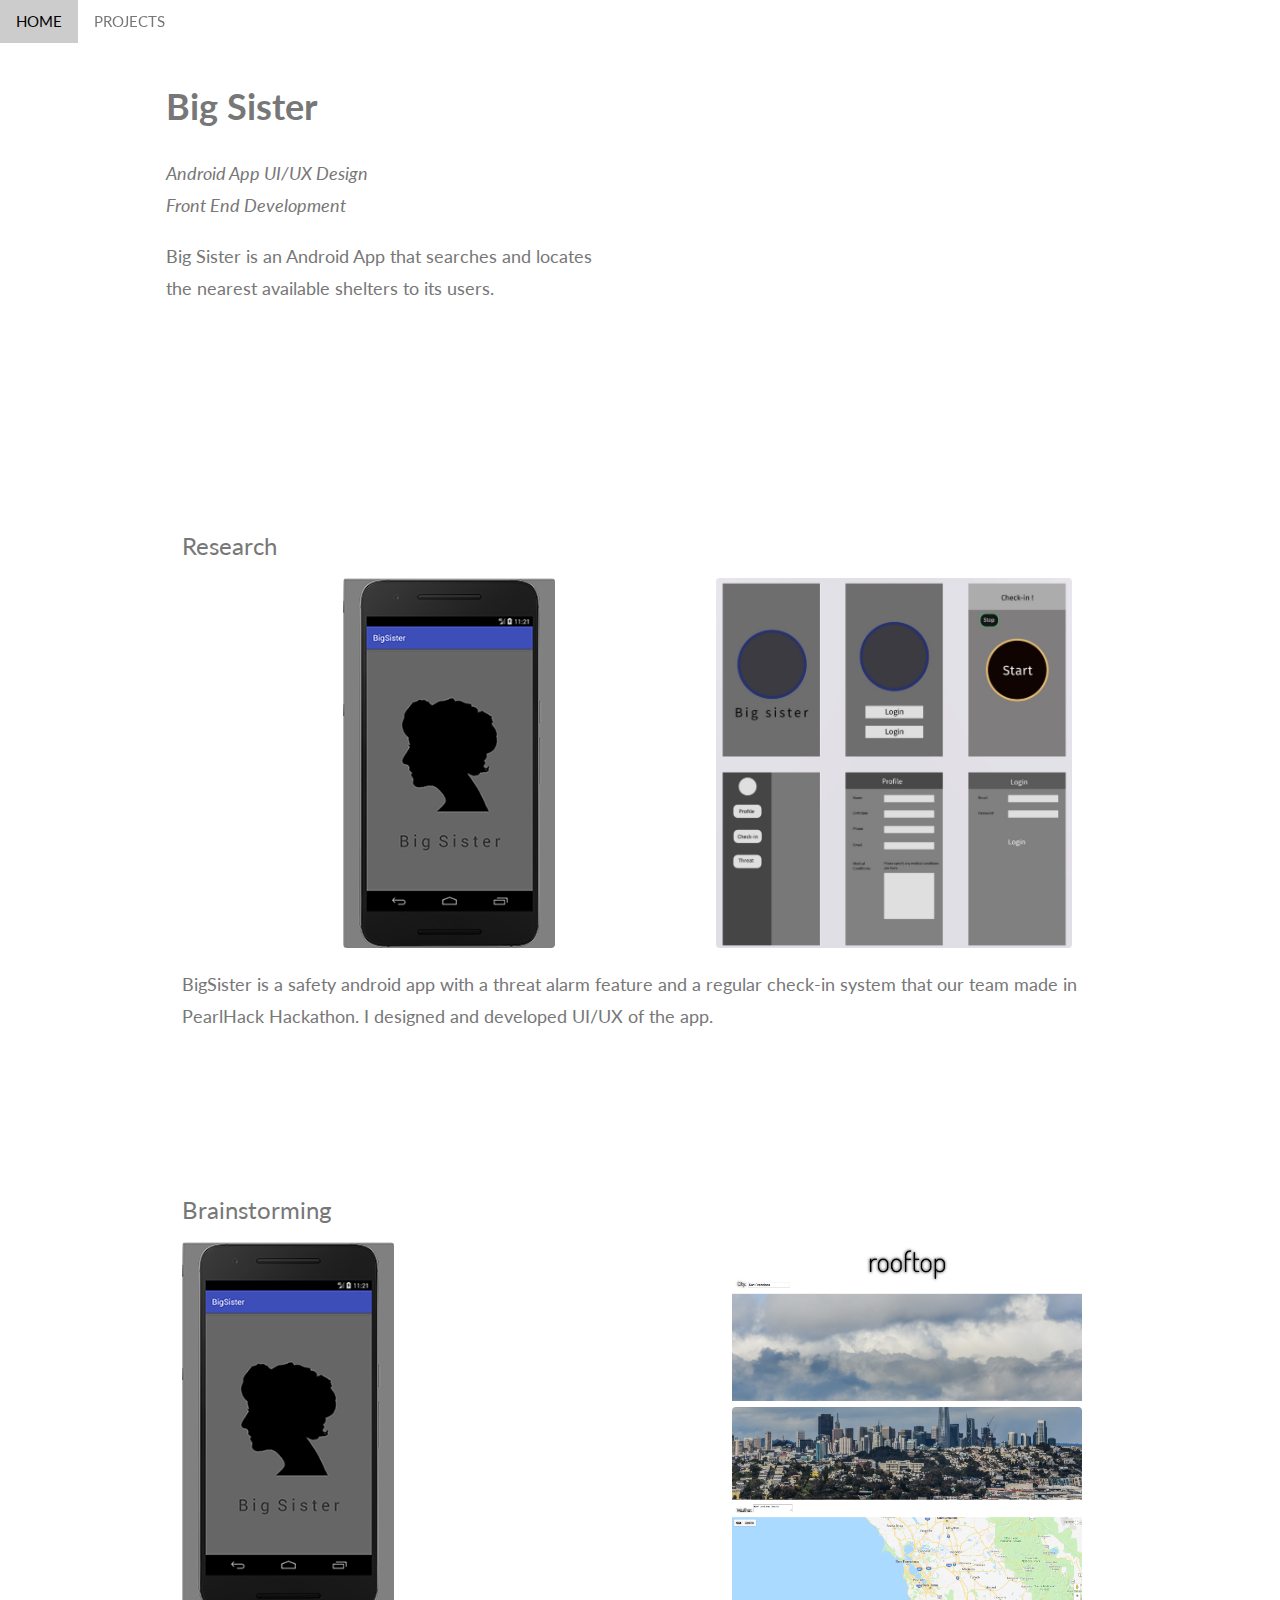
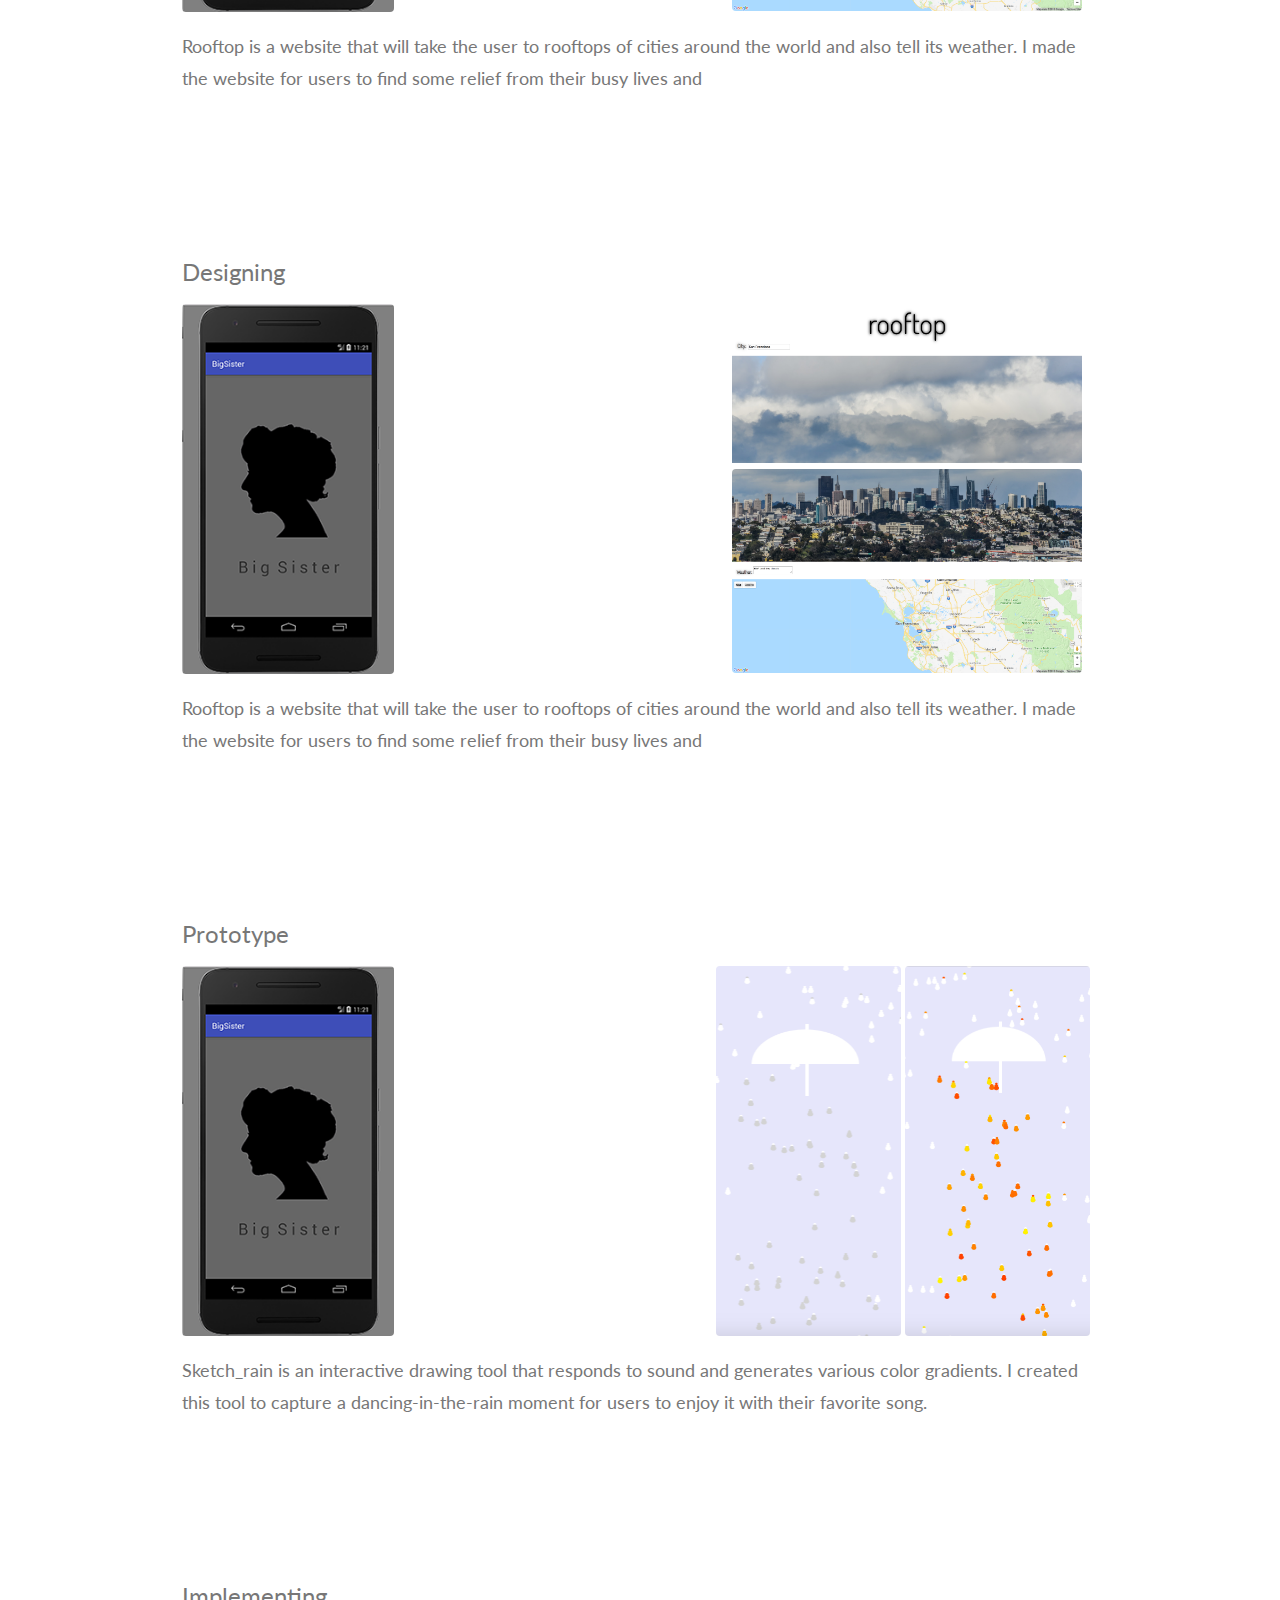
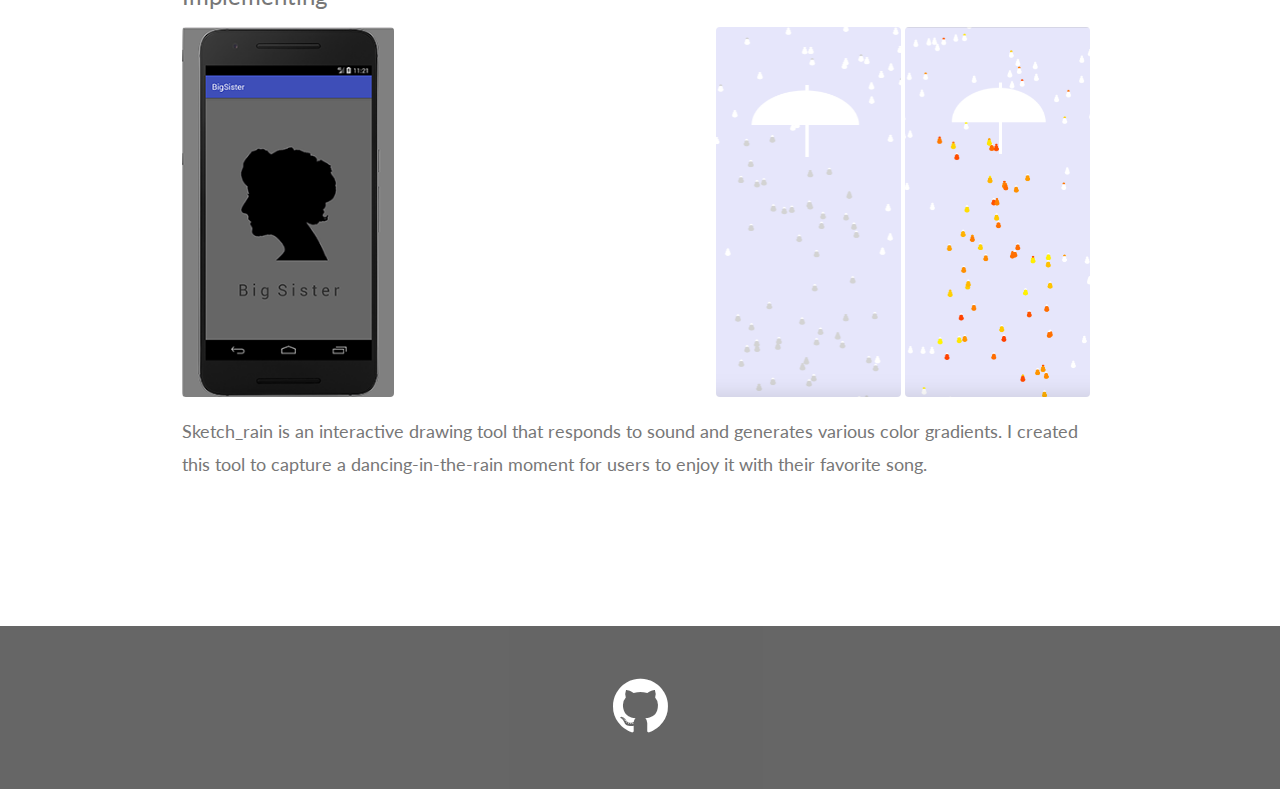
<file: bigSister.html>
<!--Always up to date
Set's its colors to Pantone's color of the year
JavaScript? API
Get color values in hex
insert it: Tab / Header / Main Page
-->

<!DOCTYPE html>
<html>
<title>Ye-Ji Kim</title>
<meta charset="UTF-8">

<!--mobile first-->
<meta name="viewport" content="width=device-width, initial-scale=1">


<!--w3school-->
<link rel="stylesheet" href="https://www.w3schools.com/w3css/4/w3.css">
<link rel="stylesheet" href="https://fonts.googleapis.com/css?family=Lato">
<link rel="stylesheet" href="https://cdnjs.cloudflare.com/ajax/libs/font-awesome/4.7.0/css/font-awesome.min.css">


<!--Bootstrap-->

<!-- <link rel="stylesheet" href="https://maxcdn.bootstrapcdn.com/bootstrap/4.0.0/css/bootstrap.min.css"> -->


<!-- <script src="https://ajax.googleapis.com/ajax/libs/jquery/3.3.1/jquery.min.js"></script>
<script src="https://cdnjs.cloudflare.com/ajax/libs/popper.js/1.12.9/umd/popper.min.js"></script>
<script src="https://maxcdn.bootstrapcdn.com/bootstrap/4.0.0/js/bootstrap.min.js"></script> -->



<style>
body,h1,h2,h3,h4,h5,h6 {font-family: "Lato", sans-serif;}
body, html {
    height: 100%;
    color: #777;
    line-height: 1.8;
}



.circular img {
    border-radius: 50%;
    margin-right: 60px;
    margin-top: 10px;

}

.col3-img img {
   width: 60px;
/*   height: auto;*/
  height: 330px;
}

.col4-img img {
   width: 60px;
/*   height: auto;*/
  height: 218px;
}





/**portfolio image hover text effect**/
.grid-container {
  position: relative;
  width: 100%;
}



/* Create a Parallax Effect */
.bgimg-1, .bgimg-2, .bgimg-3 {
    background-attachment: fixed;
    background-position: center;
    background-repeat: no-repeat;
    background-size: cover;
}



/* First image (Logo. Full height) */
.bgimg-1 {
    background-image: url('profile.jpg');
    min-height: 40%;
}




.w3-wide {letter-spacing: 10px;}
.w3-hover-opacity {cursor: pointer;}

/* Turn off parallax scrolling for tablets and phones */
@media only screen and (max-device-width: 1024px) {
    .bgimg-1, .bgimg-2, .bgimg-3 {
        background-attachment: scroll;
    }
}

/**extra margin**/
.mar-left {
   margin-left: 150px;
}

.mar-top-bottom {
  margin-top: 20px;
  margin-bottom: 20px;

}

.mar-top {
  margin-top: 20px;

}

/**extra wrapper class - padding**/
.wrapper {
  padding-right: 70px;
  padding-left: 70px;
}





/**icon size**/
.icon-size{
    width: 24px !important;
    height: 24px !important;
}


/**project slideshow**/
.carousel-inner img {
    width: 100%;
    height: 100%;
}

p {
    font-size: 1.2em;
}



/**dropdown**/
.navbar {
    overflow: hidden;
    background-color: #333;
    font-family: Arial, Helvetica, sans-serif;
}

.navbar a {
    float: left;
    font-size: 16px;
    color: white;
    text-align: center;
    padding: 14px 16px;
    text-decoration: none;
}

.dropdown {
    float: left;
    overflow: hidden;
}

.dropdown .dropbtn {
    font-size: 16px;
    border: none;
    outline: none;
    color: white;
    padding: 14px 16px;
    background-color: inherit;
    font-family: inherit;
    margin: 0;
}

.navbar a:hover, .dropdown:hover .dropbtn {
    background-color: red;
}

.dropdown-content {
    display: none;
    position: absolute;
    background-color: #f9f9f9;
    min-width: 160px;
    box-shadow: 0px 8px 16px 0px rgba(0,0,0,0.2);
    z-index: 1;
}

.dropdown-content a {
    float: none;
    color: black;
    padding: 12px 16px;
    text-decoration: none;
    display: block;
    text-align: left;
}

.dropdown-content a:hover {
    background-color: #ddd;
}

.dropdown:hover .dropdown-content {
    display: block;
}

</style>
<body>

<!-- Navbar (sit on top) -->
<div class="w3-top">
  <div class="w3-bar" id="myNavbar">
    <a class="w3-bar-item w3-button w3-hover-black w3-hide-medium w3-hide-large w3-right" href="javascript:void(0);" onclick="toggleFunction()" title="Toggle Navigation Menu">
      <i class="fa fa-bars"></i>
    </a>
    <a href="index.html" class="w3-bar-item w3-button">HOME</a>
    <!--dropdown-->
    <div class="dropdown">
        <a class="w3-bar-item w3-button w3-hide-small">PROJECTS</a>
        <div class="dropdown-content">
          <a href="shelterBuzz.html">ShelterBuzz</a>
          <a href="bigSister.html">BigSister</a>
          <a href="treeAtlanta.html">Trees Atlanta</a>
          <a href="infographic.html">College Torrenting Infographic</a>
          <a href="olympicPoster.html">Olympic Poster</a>
          <a href="Photography.html">Photography</a>
          <a href="logoDesign.html">Initals Logo</a>
          <a href="sketchrain.html">sketch_rain</a>
          <a href="rooftop.html">rooftop</a>
        </div>
    </div>


  </div>

  <!-- Navbar on small screens -->
  <div id="navDemo" class="w3-bar-block w3-white w3-hide w3-hide-large w3-hide-medium">
    <a href="index.html" class="w3-bar-item w3-button" onclick="toggleFunction()">HOME</a>
    <a href="projects.html" class="w3-bar-item w3-button" onclick="toggleFunction()">PROJECTS</a>
    <a href="portfolio.html" class="w3-bar-item w3-button" onclick="toggleFunction()">PORTFOLIO</a>
  </div>
</div>

<!-- First Parallax Image with Logo Text -->




<div class="w3-content w3-container w3-padding-64" id="about">

  <div class="w3-row">

    <div class="w3-col m6">
      <h1><b>Big Sister</b></h1>

     <p><em><i>Android App UI/UX Design<br>Front End Development</i></em></p>

       <p> Big Sister is an Android App that searches and locates <br>the nearest
       available shelters to its users. <br></p>


    </div>


    <div class="w3-col m6 circular w3-center">

 <!--         <img src="assets/profile.jpg" class="w3-round w3-image" alt="profile pic" pad="Photo of Me" width="300" height="200"> -->

    </div>
  </div>

</div>







<!--web-->
<div class ="w3-content w3-container w3-padding-64">



<!--   <div class="w3-row">
    <div class="w3-col m6 w3-center w3-padding-large circular w3-hide-small">
      <img src="assets/profile.jpg" class="w3-round w3-image" alt pad="Photo of Me" width="300" height="200">
    </div>

    <div class="w3-col m6 w3-padding-large">
      <p>Hello, my name is Ye-Ji Kim and I am a university student studying Computational Media at Georgia Tech.<br>
      As a student, I spend my time attending classes, learning what I
        love, and meeting great people.<br>
        I wish to one day to create something inspirational that would overcome all differences we have.</p>
    </div>
  </div> -->



    <div class="w3-content w3-container w3-padding-64">
      <h3>Research</h3>
      <div class="w3-row">
        <div class="w3-col m7 w3-center">

          <img src="assets/project/bigSisterapp2.png" class="w3-round w3-image" alt="app cover" style="height: 370px">

        </div>
        <div class="w3-col m5">
           <img src="assets/project/bigSister.jpg" class="w3-round w3-image" alt="app prototype" style="height: 370px">
        </div>
      </div>
        <p class="mar-top">BigSister is a safety android app with a threat alarm feature and a regular check-in system that our team made in PearlHack Hackathon. I designed and developed UI/UX of the app.</p>
    </div>




    <div class="w3-content w3-container w3-padding-64">
      <h3>Brainstorming</h3>
      <div class="w3-row">
        <div class="w3-col m7">

                    <!--video-->
            <!--               <video width="400" height="500" controls>
              <source src="/assets_tutorials/media/Shaun-the-Sheep-The-Movie-Official-Trailer.mp4" type="video/mp4"> -->
          <img src="assets/project/bigSisterapp2.png" class="w3-round w3-image" alt="app cover" style="height: 370px">

        </div>
        <div class="w3-col m5">
              <div class="w3-row">
                <div class="w3-container w3-round">
                   <img src="assets/project/rooftop1_copy.png" class="w3-round w3-image" alt="app prototype" style="padding-bottom: 5px; border-radius: 4px">
                 </div>
                <div class="w3-container">
                    <img src="assets/project/rooftop3_copy.png" class="w3-round w3-image" alt="app prototype">
                </div>
            </div>

        </div>
      </div>
       <p>Rooftop is a website that will take the user to rooftops of cities around the world and also tell its weather. I made the website for users to find some relief from their busy lives and </p>
    </div>



    <div class="w3-content w3-container w3-padding-64">
      <h3>Designing</h3>
      <div class="w3-row">
        <div class="w3-col m7">

                    <!--video-->
            <!--               <video width="400" height="500" controls>
              <source src="/assets_tutorials/media/Shaun-the-Sheep-The-Movie-Official-Trailer.mp4" type="video/mp4"> -->
          <img src="assets/project/bigSisterapp2.png" class="w3-round w3-image" alt="app cover" style="height: 370px">

        </div>
        <div class="w3-col m5">
              <div class="w3-row">
                <div class="w3-container w3-round">
                   <img src="assets/project/rooftop1_copy.png" class="w3-round w3-image" alt="app prototype" style="padding-bottom: 5px; border-radius: 4px">
                 </div>
                <div class="w3-container">
                    <img src="assets/project/rooftop3_copy.png" class="w3-round w3-image" alt="app prototype">
                </div>
            </div>

        </div>
      </div>
       <p>Rooftop is a website that will take the user to rooftops of cities around the world and also tell its weather. I made the website for users to find some relief from their busy lives and </p>
    </div>



    <div class="w3-content w3-container w3-padding-64">
      <h3>Prototype</h3>
      <div class="w3-row">
        <div class="w3-col m7">

                    <!--video-->
            <!--               <video width="400" height="500" controls>
              <source src="/assets_tutorials/media/Shaun-the-Sheep-The-Movie-Official-Trailer.mp4" type="video/mp4"> -->
          <img src="assets/project/bigSisterapp2.png" class="w3-round w3-image" alt="app cover" style="height: 370px">


        </div>
        <div class="w3-col m5">
           <img src="assets/project/sketch_rain2.png" class="w3-round w3-image" alt="uncolored rain" style="width:185px; height:370px">
           <img src="assets/project/sketch_rain1.png" class="w3-round w3-image" alt="colored rain" style="width:185px; height:370px">
        </div>
      </div>
      <p>Sketch_rain is an interactive drawing tool that responds to sound and generates various color gradients. I created this tool to capture a dancing-in-the-rain moment for users to enjoy it with their favorite song.</p>
    </div>



    <div class="w3-content w3-container w3-padding-64">
      <h3>Implementing</h3>
      <div class="w3-row">
        <div class="w3-col m7">

                    <!--video-->
            <!--               <video width="400" height="500" controls>
              <source src="/assets_tutorials/media/Shaun-the-Sheep-The-Movie-Official-Trailer.mp4" type="video/mp4"> -->
          <img src="assets/project/bigSisterapp2.png" class="w3-round w3-image" alt="app cover" style="height: 370px">


        </div>
        <div class="w3-col m5">
           <img src="assets/project/sketch_rain2.png" class="w3-round w3-image" alt="uncolored rain" style="width:185px; height:370px">
           <img src="assets/project/sketch_rain1.png" class="w3-round w3-image" alt="colored rain" style="width:185px; height:370px">
        </div>
      </div>
      <p>Sketch_rain is an interactive drawing tool that responds to sound and generates various color gradients. I created this tool to capture a dancing-in-the-rain moment for users to enjoy it with their favorite song.</p>
    </div>




  <!--mobile-->
<!--     <div class="w3-row wrapper w3-hide-large w3-hide-medium">
      <div class="w3-col m6 w3-center w3-padding-large">
        <img src="assets/project/bigSisterapp2.png" class="w3-round w3-image" alt="app cover">
        <img src="assets/project/bigSister.jpg" class="w3-round w3-image" alt="app prototype">
      </div>
      <div class="w3-col m6 w3-padding-large">
        <h3>Android App UI/UX</h3>
        <p>Designed and developed UI/UX of a safety android app with a threat alarm feature and a regular check-in system. </p>
      </div>
    </div> -->
</div>

<!--
    <div class="w3-row wrapper w3-hide-small">
      <div id="demo" class="w3-col m6 w3-center w3-padding-large carousel slide" id="carousel-example-generic" data-ride="carousel" data-interval="false" >

          <ul class="carousel-indicators">
            <li data-target="#demo" data-slide-to="0" class="active"></li>
            <li data-target="#demo" data-slide-to="1"></li>
          </ul>

          <div class="carousel-inner">
            <div class="carousel-item active">
              <img src="assets/project/bigSisterapp2.png" class="w3-round w3-image" alt="app cover" style="height: 370px">
            </div>
            <div class="carousel-item">
              <img src="assets/project/bigSister.jpg" class="w3-round w3-image" alt="app prototype">
            </div>
          </div>


          <a class="carousel-control-prev" href="#demo" data-slide="prev">
            <span class="carousel-control-prev-icon"></span>
          </a>
          <a class="carousel-control-next" href="#demo" data-slide="next">
            <span class="carousel-control-next-icon"></span>
          </a>
      </div>

      <div class="w3-col m6 w3-padding-large">
        <h3>Android App UI/UX</h3>
        <p>Designed and developed UI/UX of a safety android app with a threat alarm feature and a regular check-in system. </p>
      </div>
    </div> -->

<!-- Modal for full size images on click-->
<div id="modal01" class="w3-modal w3-black" onclick="this.style.display='none'">
  <span class="w3-button w3-large w3-black w3-display-topright" title="Close Modal Image"><i class="fa fa-remove"></i></span>
  <div class="w3-modal-content w3-animate-zoom w3-center w3-transparent w3-padding-64">
    <img id="img01" class="w3-image">
    <p id="caption" class="w3-opacity w3-large"></p>
  </div>
</div>



<!-- Footer -->
<footer class="w3-center w3-black w3-padding-32 w3-opacity w3-hover-opacity-off">
  <div class="w3-xlarge w3-section">
    <a href="https://github.com/ykim0113"><i class="fa fa-github w3-hover-opacity w3-jumbo"></i></a>
  </div>
</footer>

<!--Google Map-->
<!-- <script src="https://maps.googleapis.com/maps/api/js?key=AIzaSyBu-916DdpKAjTmJNIgngS6HL_kDIKU0aU&callback=myMap"></script>
 -->

</body>
</html>
</file>
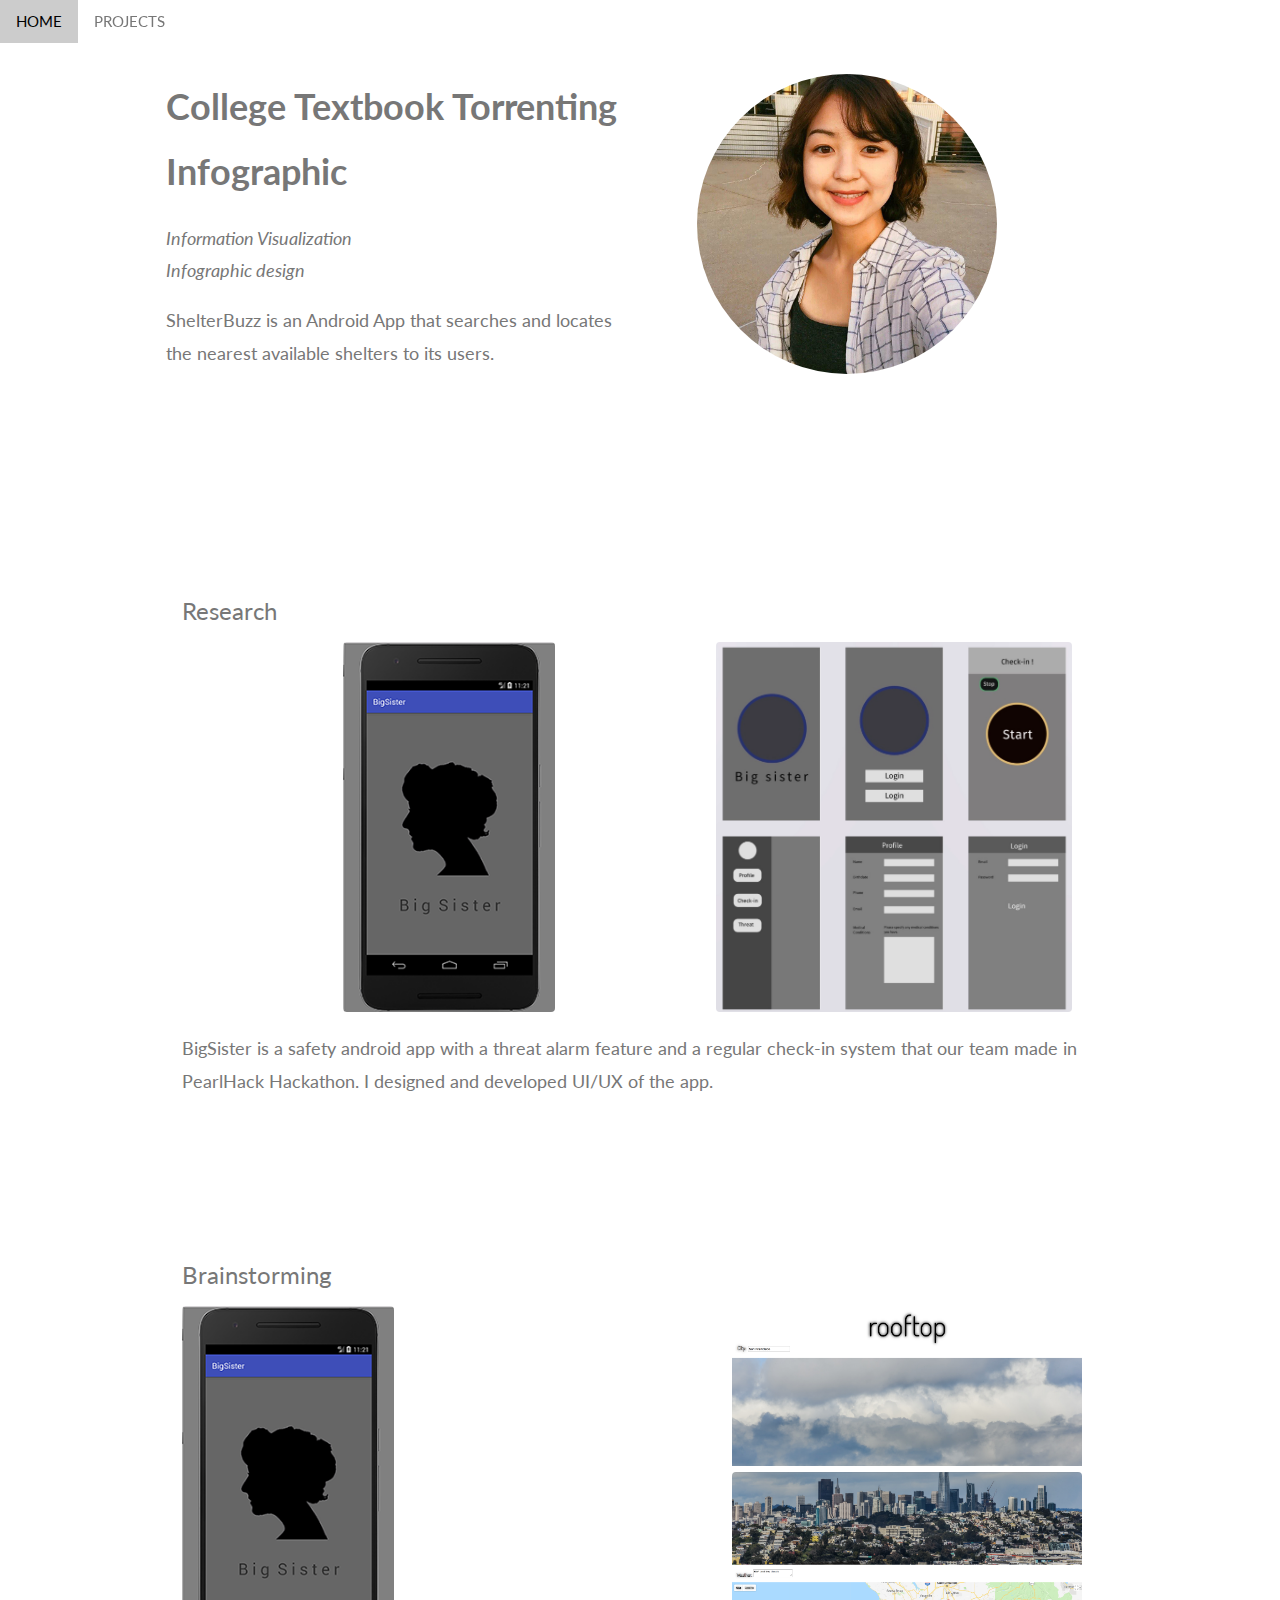
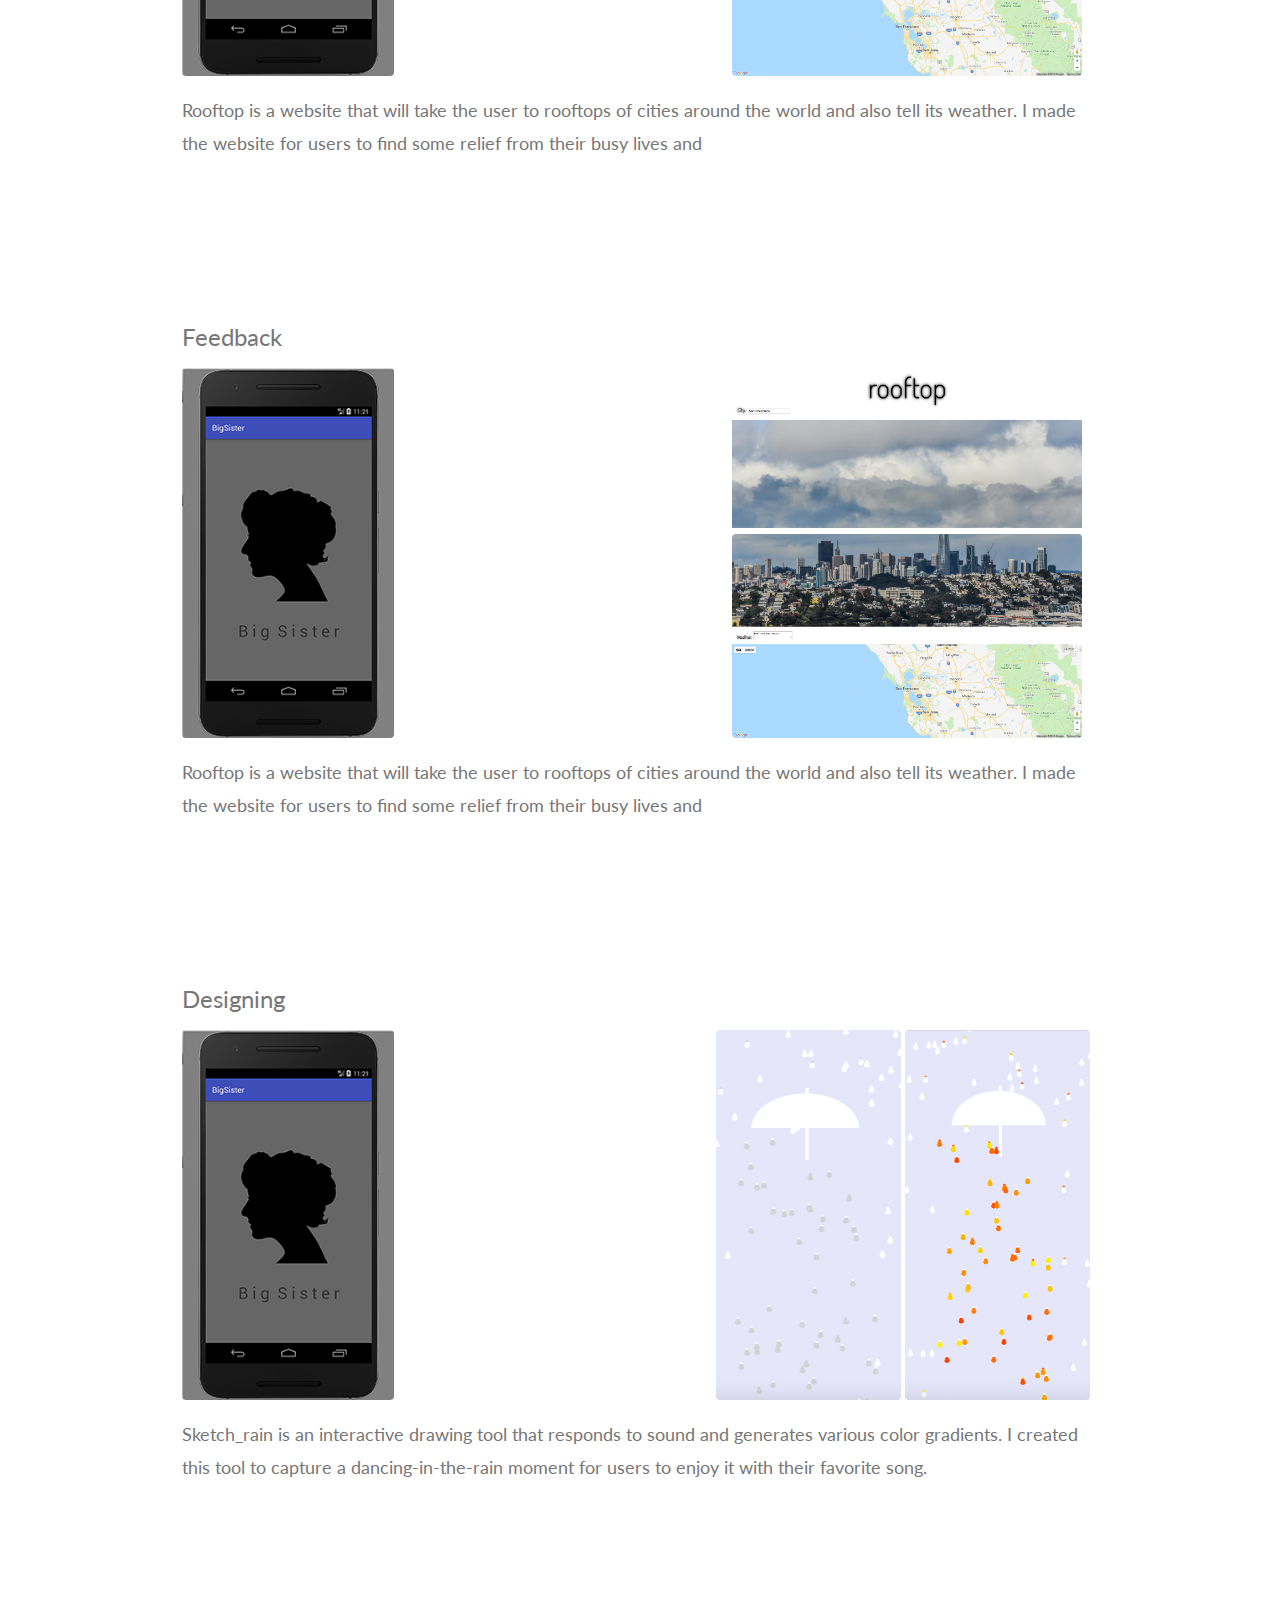
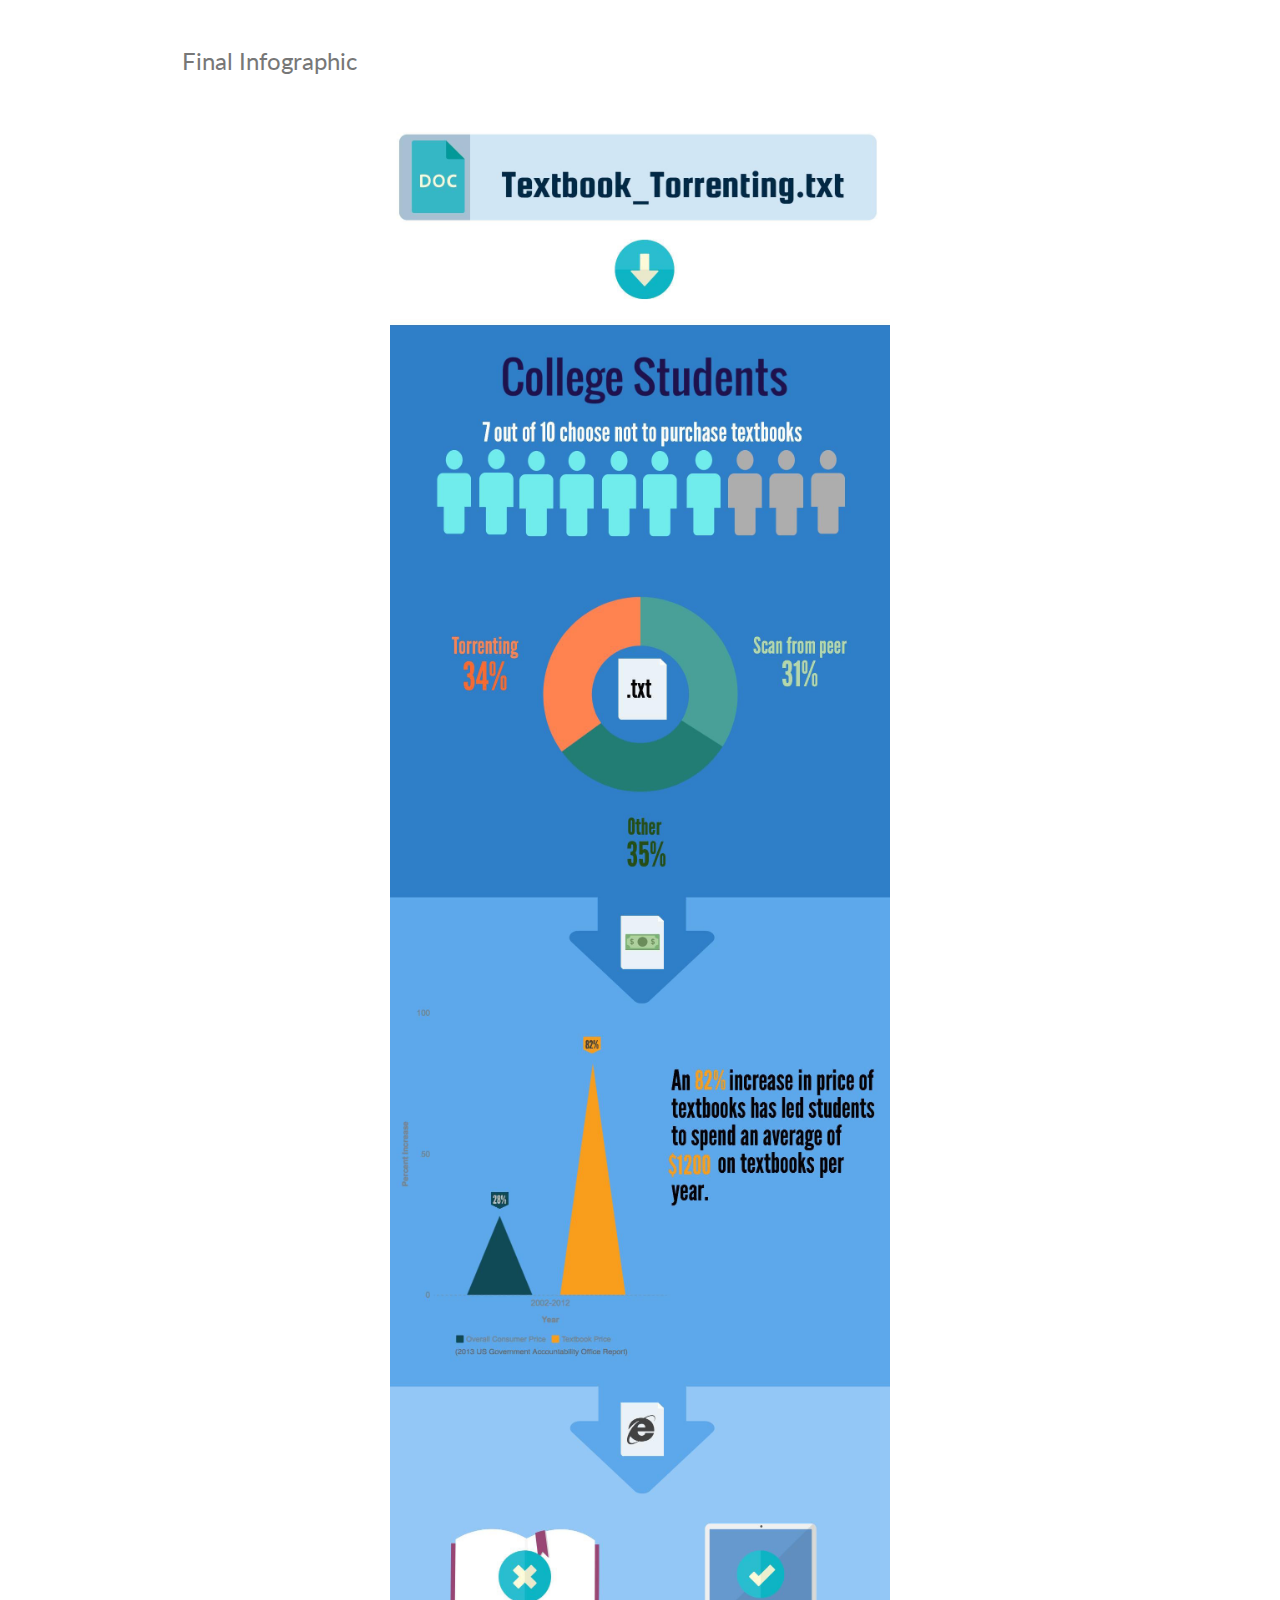
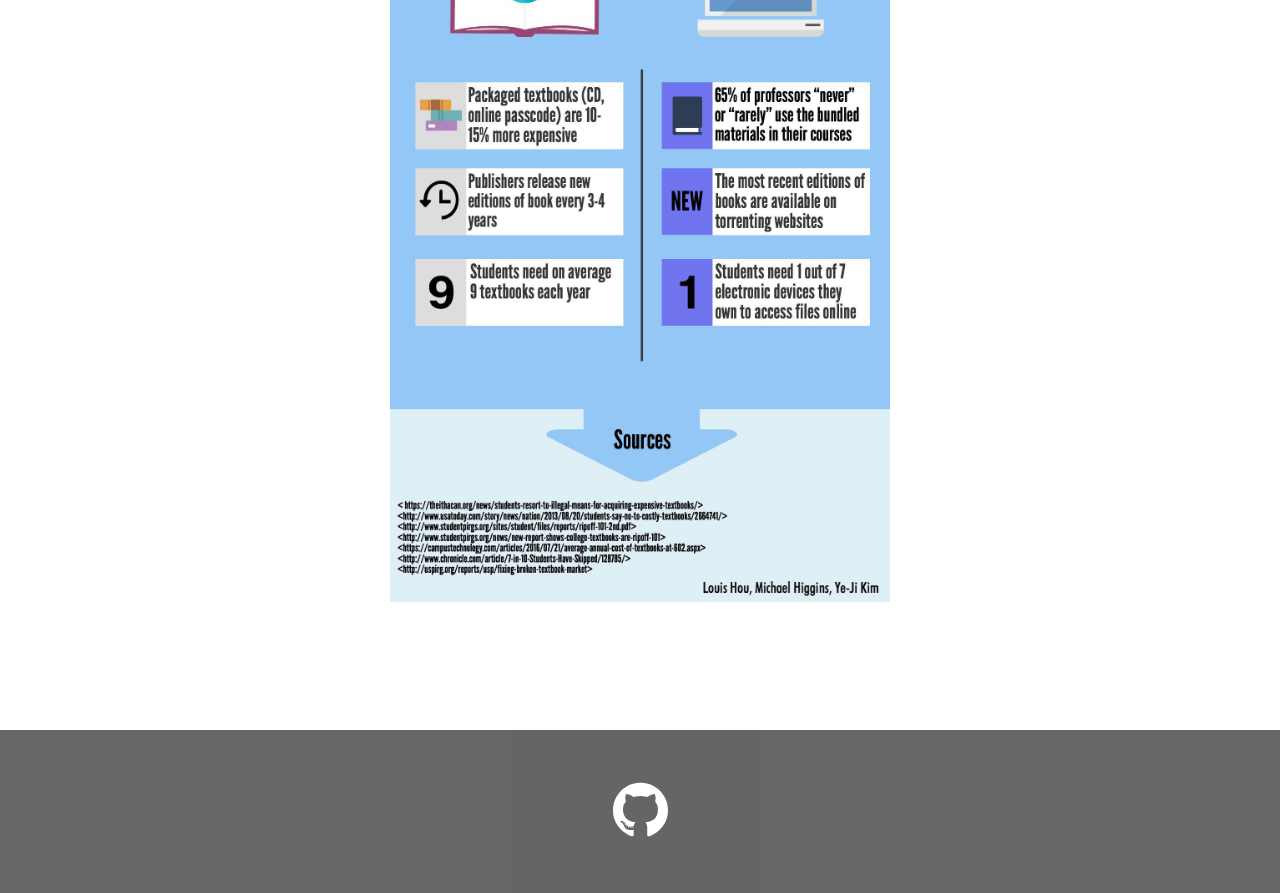
<file: infographic.html>
<!--Always up to date
Set's its colors to Pantone's color of the year
JavaScript? API
Get color values in hex
insert it: Tab / Header / Main Page
-->

<!DOCTYPE html>
<html>
<title>infographic</title>
<meta charset="UTF-8">

<!--mobile first-->
<meta name="viewport" content="width=device-width, initial-scale=1">


<!--w3school-->
<link rel="stylesheet" href="https://www.w3schools.com/w3css/4/w3.css">
<link rel="stylesheet" href="https://fonts.googleapis.com/css?family=Lato">
<link rel="stylesheet" href="https://cdnjs.cloudflare.com/ajax/libs/font-awesome/4.7.0/css/font-awesome.min.css">


<!--Bootstrap-->

<!-- <link rel="stylesheet" href="https://maxcdn.bootstrapcdn.com/bootstrap/4.0.0/css/bootstrap.min.css"> -->


<!-- <script src="https://ajax.googleapis.com/ajax/libs/jquery/3.3.1/jquery.min.js"></script>
<script src="https://cdnjs.cloudflare.com/ajax/libs/popper.js/1.12.9/umd/popper.min.js"></script>
<script src="https://maxcdn.bootstrapcdn.com/bootstrap/4.0.0/js/bootstrap.min.js"></script> -->



<style>
body,h1,h2,h3,h4,h5,h6 {font-family: "Lato", sans-serif;}
body, html {
    height: 100%;
    color: #777;
    line-height: 1.8;
}



.circular img {
    border-radius: 50%;
    margin-right: 60px;
    margin-top: 10px;

}

.col3-img img {
   width: 60px;
/*   height: auto;*/
  height: 330px;
}

.col4-img img {
   width: 60px;
/*   height: auto;*/
  height: 218px;
}





/**portfolio image hover text effect**/
.grid-container {
  position: relative;
  width: 100%;
}



/* Create a Parallax Effect */
.bgimg-1, .bgimg-2, .bgimg-3 {
    background-attachment: fixed;
    background-position: center;
    background-repeat: no-repeat;
    background-size: cover;
}



/* First image (Logo. Full height) */
.bgimg-1 {
    background-image: url('profile.jpg');
    min-height: 40%;
}




.w3-wide {letter-spacing: 10px;}
.w3-hover-opacity {cursor: pointer;}

/* Turn off parallax scrolling for tablets and phones */
@media only screen and (max-device-width: 1024px) {
    .bgimg-1, .bgimg-2, .bgimg-3 {
        background-attachment: scroll;
    }
}

/**extra margin**/
.mar-left {
   margin-left: 150px;
}

.mar-top-bottom {
  margin-top: 20px;
  margin-bottom: 20px;

}

.mar-top {
  margin-top: 20px;

}

/**extra wrapper class - padding**/
.wrapper {
  padding-right: 70px;
  padding-left: 70px;
}





/**icon size**/
.icon-size{
    width: 24px !important;
    height: 24px !important;
}


/**project slideshow**/
.carousel-inner img {
    width: 100%;
    height: 100%;
}

p {
    font-size: 1.2em;
}

/**dropdown**/
.navbar {
    overflow: hidden;
    background-color: #333;
    font-family: Arial, Helvetica, sans-serif;
}

.navbar a {
    float: left;
    font-size: 16px;
    color: white;
    text-align: center;
    padding: 14px 16px;
    text-decoration: none;
}

.dropdown {
    float: left;
    overflow: hidden;
}

.dropdown .dropbtn {
    font-size: 16px;
    border: none;
    outline: none;
    color: white;
    padding: 14px 16px;
    background-color: inherit;
    font-family: inherit;
    margin: 0;
}

.navbar a:hover, .dropdown:hover .dropbtn {
    background-color: red;
}

.dropdown-content {
    display: none;
    position: absolute;
    background-color: #f9f9f9;
    min-width: 160px;
    box-shadow: 0px 8px 16px 0px rgba(0,0,0,0.2);
    z-index: 1;
}

.dropdown-content a {
    float: none;
    color: black;
    padding: 12px 16px;
    text-decoration: none;
    display: block;
    text-align: left;
}

.dropdown-content a:hover {
    background-color: #ddd;
}

.dropdown:hover .dropdown-content {
    display: block;
}

</style>
<body>

<!-- Navbar (sit on top) -->
<div class="w3-top">
  <div class="w3-bar" id="myNavbar">
    <a class="w3-bar-item w3-button w3-hover-black w3-hide-medium w3-hide-large w3-right" href="javascript:void(0);" onclick="toggleFunction()" title="Toggle Navigation Menu">
      <i class="fa fa-bars"></i>
    </a>
    <a href="index.html" class="w3-bar-item w3-button">HOME</a>
    <!--dropdown-->
    <div class="dropdown">
        <a class="w3-bar-item w3-button w3-hide-small">PROJECTS</a>
        <div class="dropdown-content">
          <a href="shelterBuzz.html">ShelterBuzz</a>
          <a href="bigSister.html">BigSister</a>
          <a href="treeAtlanta.html">Trees Atlanta</a>
          <a href="infographic.html">College Torrenting Infographic</a>
          <a href="olympicPoster.html">Olympic Poster</a>
          <a href="Photography.html">Photography</a>
          <a href="logoDesign.html">Initals Logo Design</a>
          <a href="sketchrain.html">sketch_rain</a>
          <a href="rooftop.html">rooftop</a>
        </div>
    </div>

  </div>

  <!-- Navbar on small screens -->
  <div id="navDemo" class="w3-bar-block w3-white w3-hide w3-hide-large w3-hide-medium">
    <a href="index.html" class="w3-bar-item w3-button" onclick="toggleFunction()">HOME</a>
    <a href="projects.html" class="w3-bar-item w3-button" onclick="toggleFunction()">PROJECTS</a>
  </div>
</div>

<!-- First Parallax Image with Logo Text -->




<div class="w3-content w3-container w3-padding-64" id="about">

  <div class="w3-row">

    <div class="w3-col m6">
      <h1><b>College Textbook Torrenting Infographic</b></h1>

     <p><em><i>Information Visualization<br>Infographic design</i></em></p>

       <p> ShelterBuzz is an Android App that searches and locates <br>the nearest
       available shelters to its users. <br></p>


    </div>


    <div class="w3-col m6 circular w3-center">
   <!--     <img class="w3-center" src="assets/indexgrid/shelterBuzz.png" alt="name logo" width="300" height="300"> -->
         <img src="assets/profile.jpg" class="w3-round w3-image" alt="profile pic" pad="Photo of Me" width="300" height="200">

    </div>
  </div>

</div>







<!--web-->
<div class ="w3-content w3-container w3-padding-64">



<!--   <div class="w3-row">
    <div class="w3-col m6 w3-center w3-padding-large circular w3-hide-small">
      <img src="assets/profile.jpg" class="w3-round w3-image" alt pad="Photo of Me" width="300" height="200">
    </div>

    <div class="w3-col m6 w3-padding-large">
      <p>Hello, my name is Ye-Ji Kim and I am a university student studying Computational Media at Georgia Tech.<br>
      As a student, I spend my time attending classes, learning what I
        love, and meeting great people.<br>
        I wish to one day to create something inspirational that would overcome all differences we have.</p>
    </div>
  </div> -->



    <div class="w3-content w3-container w3-padding-64">
      <h3>Research</h3>
      <div class="w3-row">
        <div class="w3-col m7 w3-center">

          <img src="assets/project/bigSisterapp2.png" class="w3-round w3-image" alt="app cover" style="height: 370px">

        </div>
        <div class="w3-col m5">
           <img src="assets/project/bigSister.jpg" class="w3-round w3-image" alt="app prototype" style="height: 370px">
        </div>
      </div>
        <p class="mar-top">BigSister is a safety android app with a threat alarm feature and a regular check-in system that our team made in PearlHack Hackathon. I designed and developed UI/UX of the app.</p>
    </div>




    <div class="w3-content w3-container w3-padding-64">
      <h3>Brainstorming</h3>
      <div class="w3-row">
        <div class="w3-col m7">

                    <!--video-->
            <!--               <video width="400" height="500" controls>
              <source src="/assets_tutorials/media/Shaun-the-Sheep-The-Movie-Official-Trailer.mp4" type="video/mp4"> -->
          <img src="assets/project/bigSisterapp2.png" class="w3-round w3-image" alt="app cover" style="height: 370px">

        </div>
        <div class="w3-col m5">
              <div class="w3-row">
                <div class="w3-container w3-round">
                   <img src="assets/project/rooftop1_copy.png" class="w3-round w3-image" alt="app prototype" style="padding-bottom: 5px; border-radius: 4px">
                 </div>
                <div class="w3-container">
                    <img src="assets/project/rooftop3_copy.png" class="w3-round w3-image" alt="app prototype">
                </div>
            </div>

        </div>
      </div>
       <p>Rooftop is a website that will take the user to rooftops of cities around the world and also tell its weather. I made the website for users to find some relief from their busy lives and </p>
    </div>



    <div class="w3-content w3-container w3-padding-64">
      <h3>Feedback</h3>
      <div class="w3-row">
        <div class="w3-col m7">

                    <!--video-->
            <!--               <video width="400" height="500" controls>
              <source src="/assets_tutorials/media/Shaun-the-Sheep-The-Movie-Official-Trailer.mp4" type="video/mp4"> -->
          <img src="assets/project/bigSisterapp2.png" class="w3-round w3-image" alt="app cover" style="height: 370px">

        </div>
        <div class="w3-col m5">
              <div class="w3-row">
                <div class="w3-container w3-round">
                   <img src="assets/project/rooftop1_copy.png" class="w3-round w3-image" alt="app prototype" style="padding-bottom: 5px; border-radius: 4px">
                 </div>
                <div class="w3-container">
                    <img src="assets/project/rooftop3_copy.png" class="w3-round w3-image" alt="app prototype">
                </div>
            </div>

        </div>
      </div>
       <p>Rooftop is a website that will take the user to rooftops of cities around the world and also tell its weather. I made the website for users to find some relief from their busy lives and </p>
    </div>



    <div class="w3-content w3-container w3-padding-64">
      <h3>Designing</h3>
      <div class="w3-row">
        <div class="w3-col m7">

                    <!--video-->
            <!--               <video width="400" height="500" controls>
              <source src="/assets_tutorials/media/Shaun-the-Sheep-The-Movie-Official-Trailer.mp4" type="video/mp4"> -->
          <img src="assets/project/bigSisterapp2.png" class="w3-round w3-image" alt="app cover" style="height: 370px">


        </div>
        <div class="w3-col m5">
           <img src="assets/project/sketch_rain2.png" class="w3-round w3-image" alt="uncolored rain" style="width:185px; height:370px">
           <img src="assets/project/sketch_rain1.png" class="w3-round w3-image" alt="colored rain" style="width:185px; height:370px">
        </div>
      </div>
      <p>Sketch_rain is an interactive drawing tool that responds to sound and generates various color gradients. I created this tool to capture a dancing-in-the-rain moment for users to enjoy it with their favorite song.</p>
    </div>



    <div class="w3-content w3-container w3-padding-64">
      <h3>Final Infographic</h3>
      <div class="w3-row w3-center">


           <img src="assets/infographic/infographic.jpeg" alt="final infographic" style="width:500px">

      </div>
    </div>




  <!--mobile-->
<!--     <div class="w3-row wrapper w3-hide-large w3-hide-medium">
      <div class="w3-col m6 w3-center w3-padding-large">
        <img src="assets/project/bigSisterapp2.png" class="w3-round w3-image" alt="app cover">
        <img src="assets/project/bigSister.jpg" class="w3-round w3-image" alt="app prototype">
      </div>
      <div class="w3-col m6 w3-padding-large">
        <h3>Android App UI/UX</h3>
        <p>Designed and developed UI/UX of a safety android app with a threat alarm feature and a regular check-in system. </p>
      </div>
    </div> -->
</div>

<!--
    <div class="w3-row wrapper w3-hide-small">
      <div id="demo" class="w3-col m6 w3-center w3-padding-large carousel slide" id="carousel-example-generic" data-ride="carousel" data-interval="false" >

          <ul class="carousel-indicators">
            <li data-target="#demo" data-slide-to="0" class="active"></li>
            <li data-target="#demo" data-slide-to="1"></li>
          </ul>

          <div class="carousel-inner">
            <div class="carousel-item active">
              <img src="assets/project/bigSisterapp2.png" class="w3-round w3-image" alt="app cover" style="height: 370px">
            </div>
            <div class="carousel-item">
              <img src="assets/project/bigSister.jpg" class="w3-round w3-image" alt="app prototype">
            </div>
          </div>


          <a class="carousel-control-prev" href="#demo" data-slide="prev">
            <span class="carousel-control-prev-icon"></span>
          </a>
          <a class="carousel-control-next" href="#demo" data-slide="next">
            <span class="carousel-control-next-icon"></span>
          </a>
      </div>

      <div class="w3-col m6 w3-padding-large">
        <h3>Android App UI/UX</h3>
        <p>Designed and developed UI/UX of a safety android app with a threat alarm feature and a regular check-in system. </p>
      </div>
    </div> -->

<!-- Modal for full size images on click-->
<div id="modal01" class="w3-modal w3-black" onclick="this.style.display='none'">
  <span class="w3-button w3-large w3-black w3-display-topright" title="Close Modal Image"><i class="fa fa-remove"></i></span>
  <div class="w3-modal-content w3-animate-zoom w3-center w3-transparent w3-padding-64">
    <img id="img01" class="w3-image">
    <p id="caption" class="w3-opacity w3-large"></p>
  </div>
</div>



<!-- Footer -->
<footer class="w3-center w3-black w3-padding-32 w3-opacity w3-hover-opacity-off">
  <div class="w3-xlarge w3-section">
    <a href="https://github.com/ykim0113"><i class="fa fa-github w3-hover-opacity w3-jumbo"></i></a>
  </div>
</footer>

<!--Google Map-->
<!-- <script src="https://maps.googleapis.com/maps/api/js?key=AIzaSyBu-916DdpKAjTmJNIgngS6HL_kDIKU0aU&callback=myMap"></script>
 -->

</body>
</html>
</file>
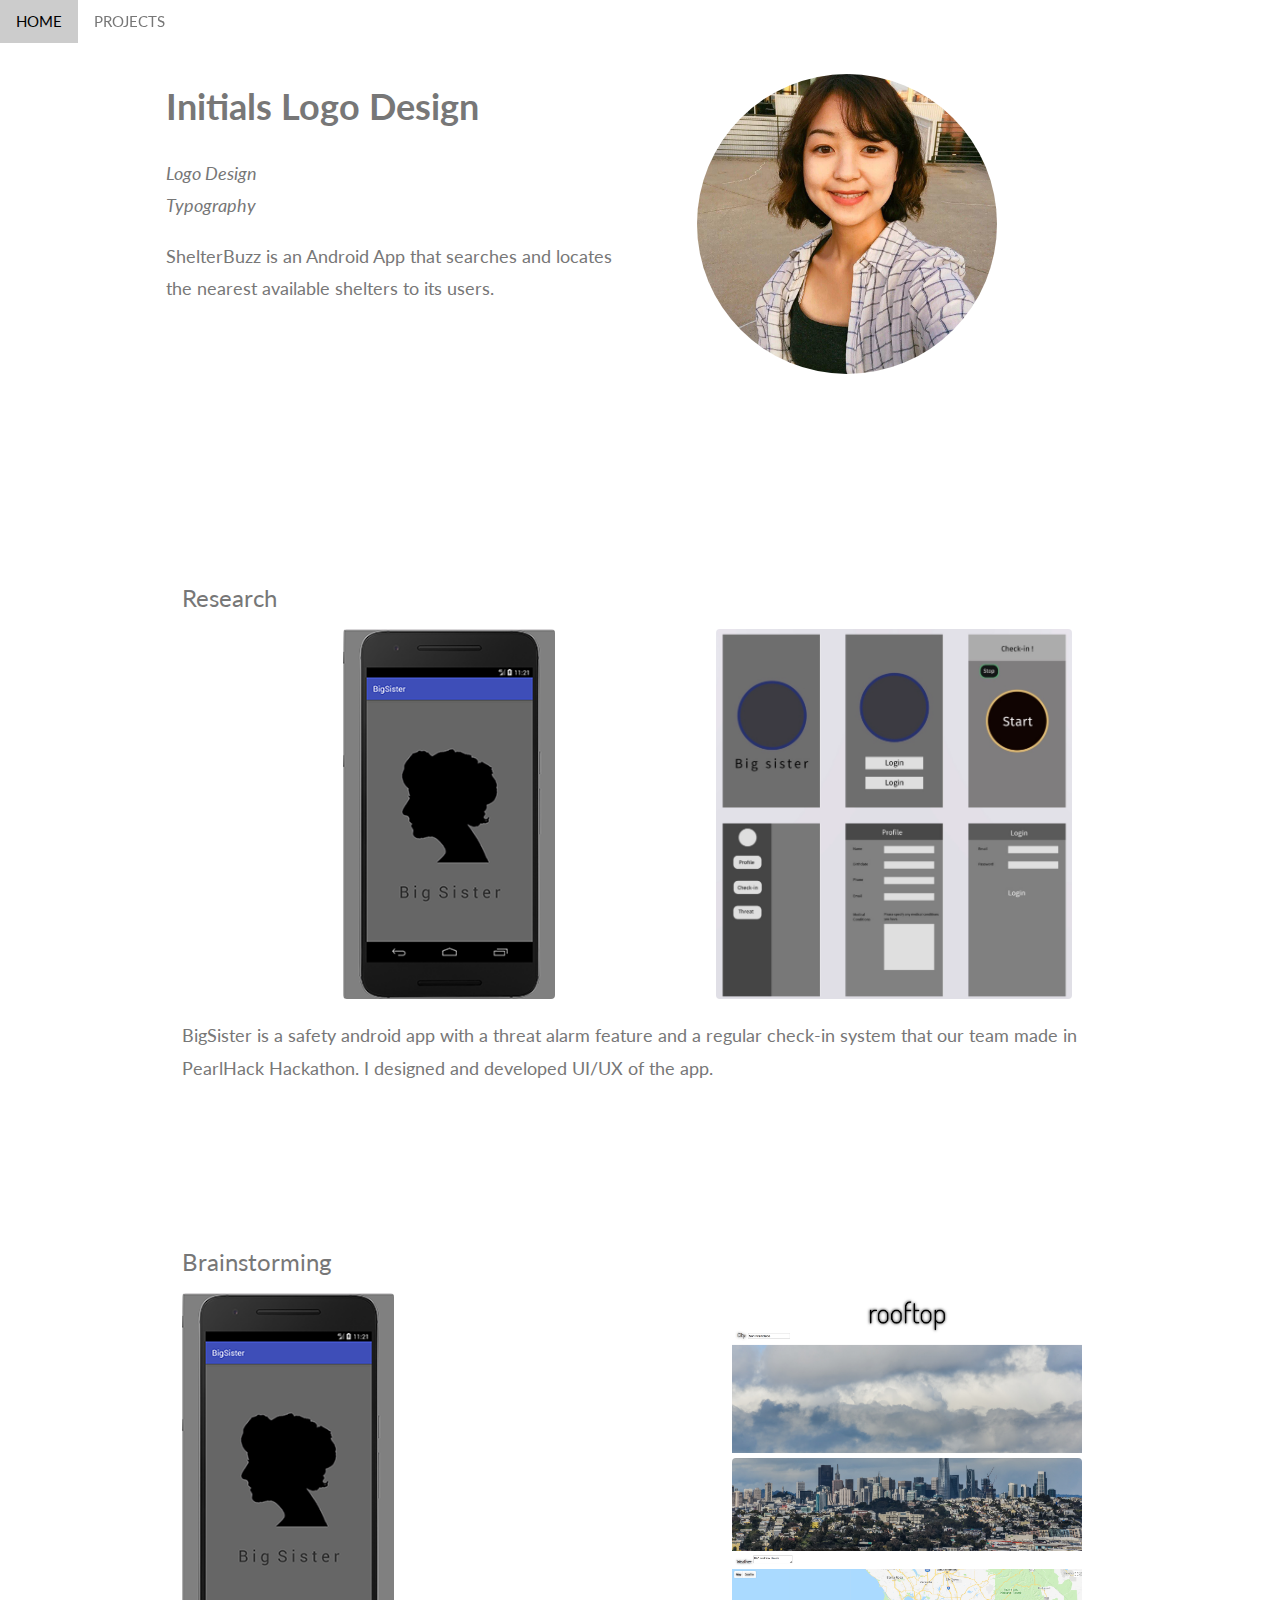
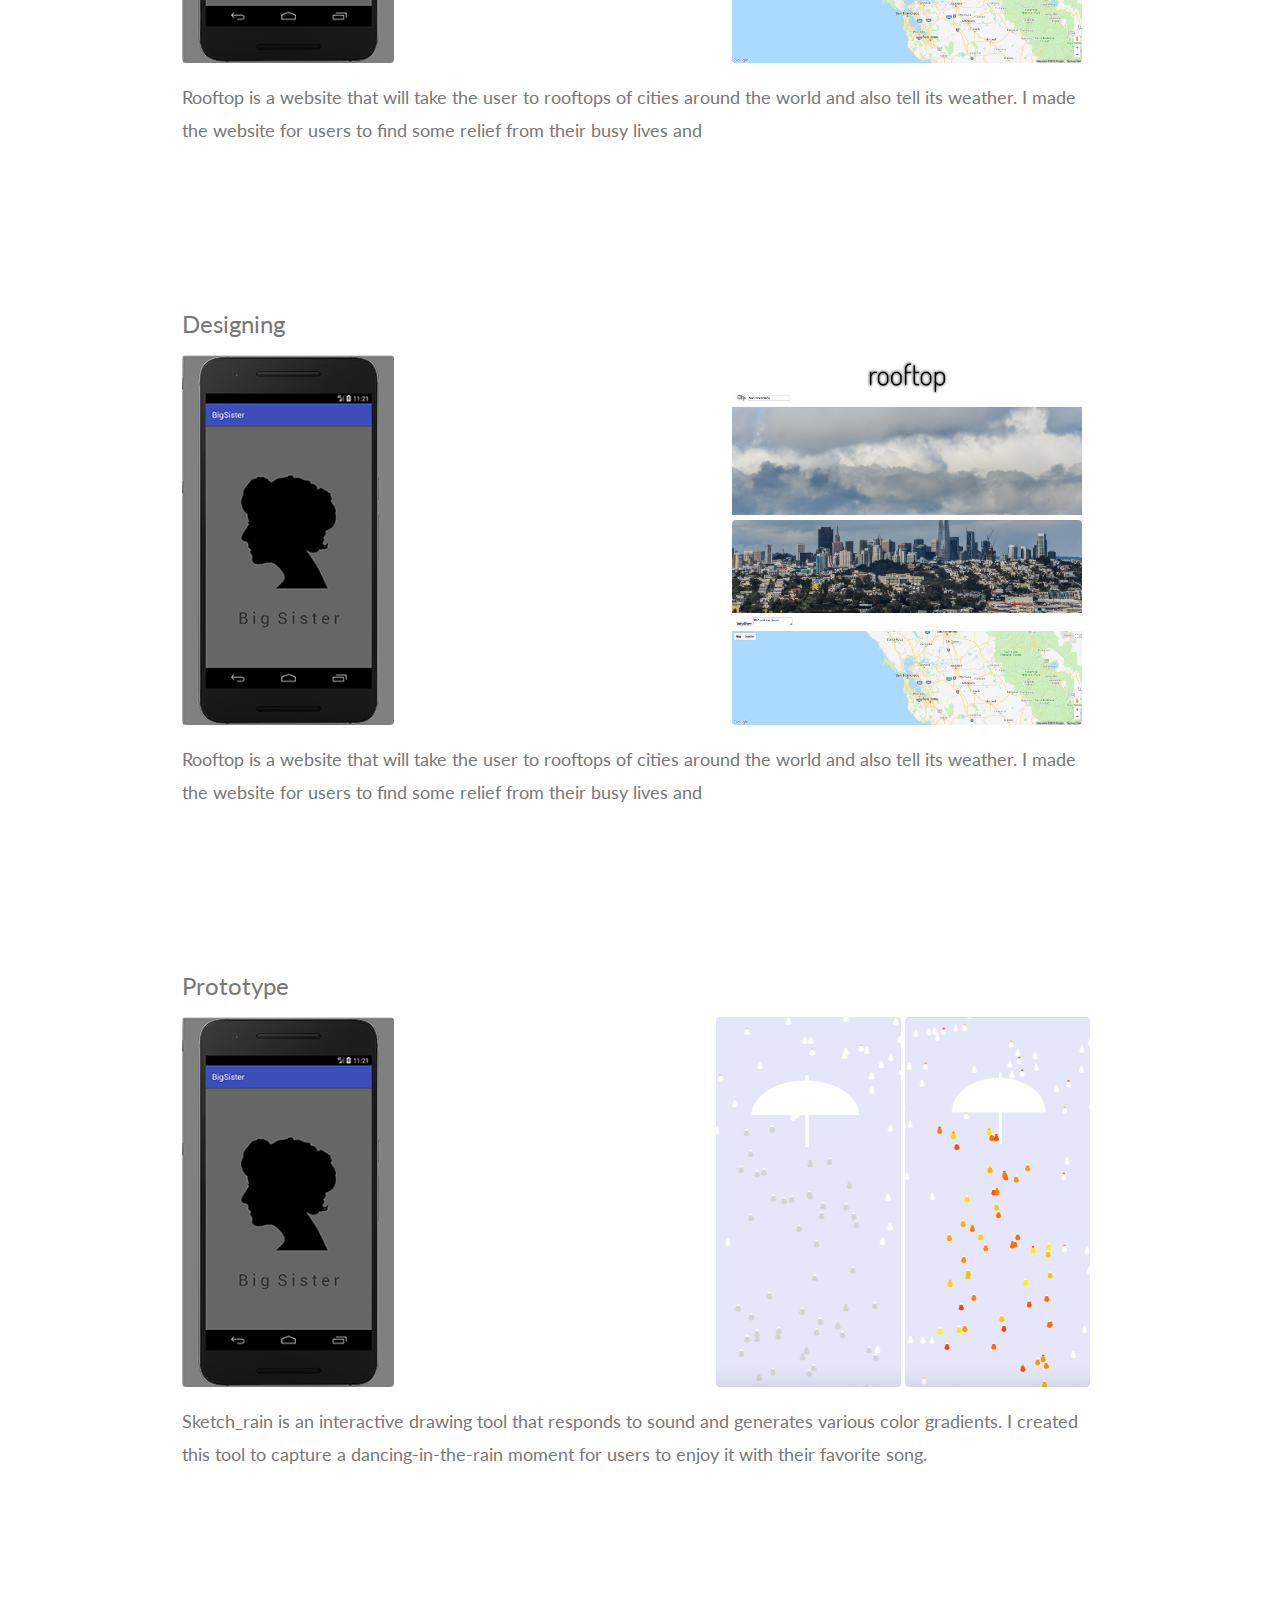
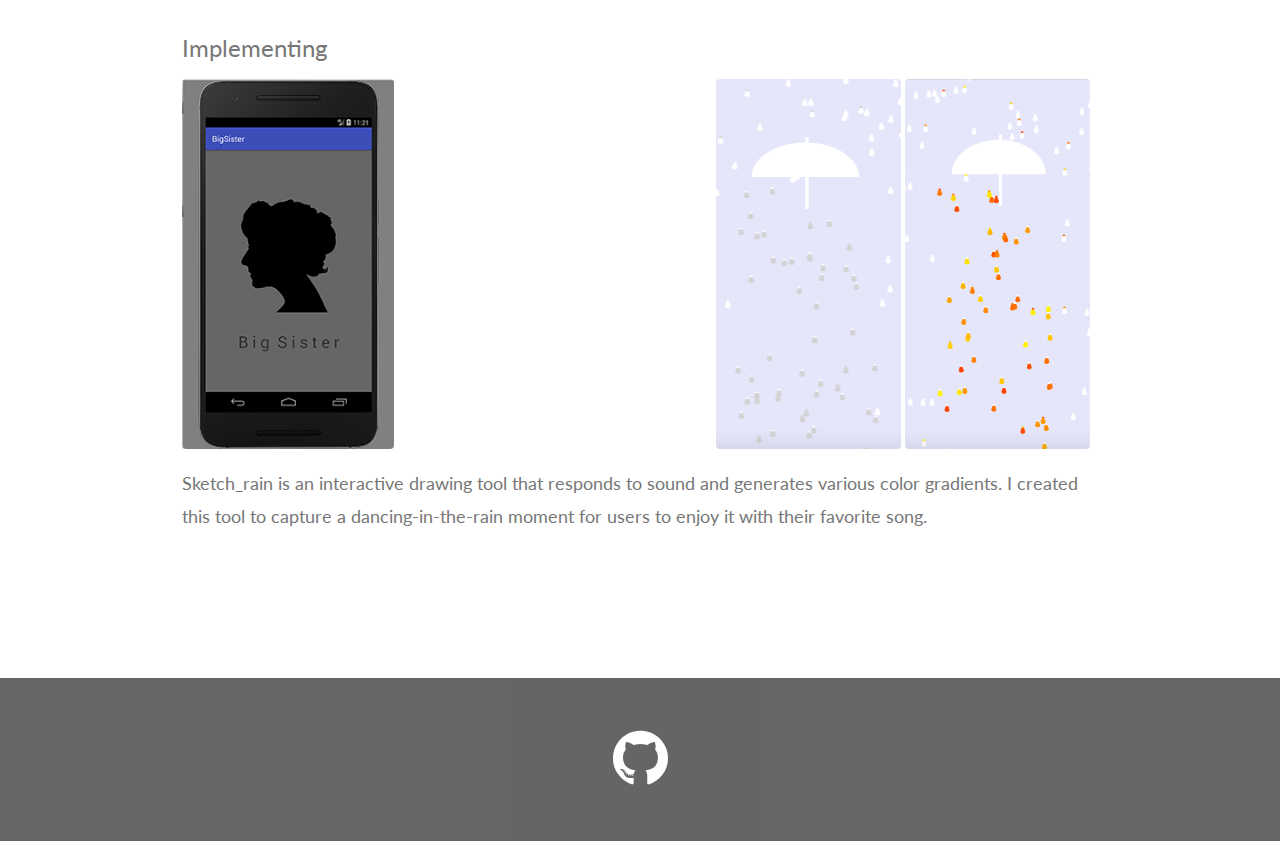
<file: logoDesign.html>
<!--Always up to date
Set's its colors to Pantone's color of the year
JavaScript? API
Get color values in hex
insert it: Tab / Header / Main Page
-->

<!DOCTYPE html>
<html>
<title>logo design</title>
<meta charset="UTF-8">

<!--mobile first-->
<meta name="viewport" content="width=device-width, initial-scale=1">


<!--w3school-->
<link rel="stylesheet" href="https://www.w3schools.com/w3css/4/w3.css">
<link rel="stylesheet" href="https://fonts.googleapis.com/css?family=Lato">
<link rel="stylesheet" href="https://cdnjs.cloudflare.com/ajax/libs/font-awesome/4.7.0/css/font-awesome.min.css">


<!--Bootstrap-->

<!-- <link rel="stylesheet" href="https://maxcdn.bootstrapcdn.com/bootstrap/4.0.0/css/bootstrap.min.css"> -->


<!-- <script src="https://ajax.googleapis.com/ajax/libs/jquery/3.3.1/jquery.min.js"></script>
<script src="https://cdnjs.cloudflare.com/ajax/libs/popper.js/1.12.9/umd/popper.min.js"></script>
<script src="https://maxcdn.bootstrapcdn.com/bootstrap/4.0.0/js/bootstrap.min.js"></script> -->



<style>
body,h1,h2,h3,h4,h5,h6 {font-family: "Lato", sans-serif;}
body, html {
    height: 100%;
    color: #777;
    line-height: 1.8;
}



.circular img {
    border-radius: 50%;
    margin-right: 60px;
    margin-top: 10px;

}

.col3-img img {
   width: 60px;
/*   height: auto;*/
  height: 330px;
}

.col4-img img {
   width: 60px;
/*   height: auto;*/
  height: 218px;
}





/**portfolio image hover text effect**/
.grid-container {
  position: relative;
  width: 100%;
}



/* Create a Parallax Effect */
.bgimg-1, .bgimg-2, .bgimg-3 {
    background-attachment: fixed;
    background-position: center;
    background-repeat: no-repeat;
    background-size: cover;
}



/* First image (Logo. Full height) */
.bgimg-1 {
    background-image: url('profile.jpg');
    min-height: 40%;
}




.w3-wide {letter-spacing: 10px;}
.w3-hover-opacity {cursor: pointer;}

/* Turn off parallax scrolling for tablets and phones */
@media only screen and (max-device-width: 1024px) {
    .bgimg-1, .bgimg-2, .bgimg-3 {
        background-attachment: scroll;
    }
}

/**extra margin**/
.mar-left {
   margin-left: 150px;
}

.mar-top-bottom {
  margin-top: 20px;
  margin-bottom: 20px;

}

.mar-top {
  margin-top: 20px;

}

/**extra wrapper class - padding**/
.wrapper {
  padding-right: 70px;
  padding-left: 70px;
}





/**icon size**/
.icon-size{
    width: 24px !important;
    height: 24px !important;
}


/**project slideshow**/
.carousel-inner img {
    width: 100%;
    height: 100%;
}

p {
    font-size: 1.2em;
}

/**dropdown**/
.navbar {
    overflow: hidden;
    background-color: #333;
    font-family: Arial, Helvetica, sans-serif;
}

.navbar a {
    float: left;
    font-size: 16px;
    color: white;
    text-align: center;
    padding: 14px 16px;
    text-decoration: none;
}

.dropdown {
    float: left;
    overflow: hidden;
}

.dropdown .dropbtn {
    font-size: 16px;
    border: none;
    outline: none;
    color: white;
    padding: 14px 16px;
    background-color: inherit;
    font-family: inherit;
    margin: 0;
}

.navbar a:hover, .dropdown:hover .dropbtn {
    background-color: red;
}

.dropdown-content {
    display: none;
    position: absolute;
    background-color: #f9f9f9;
    min-width: 160px;
    box-shadow: 0px 8px 16px 0px rgba(0,0,0,0.2);
    z-index: 1;
}

.dropdown-content a {
    float: none;
    color: black;
    padding: 12px 16px;
    text-decoration: none;
    display: block;
    text-align: left;
}

.dropdown-content a:hover {
    background-color: #ddd;
}

.dropdown:hover .dropdown-content {
    display: block;
}

</style>
<body>

<!-- Navbar (sit on top) -->
<div class="w3-top">
  <div class="w3-bar" id="myNavbar">
    <a class="w3-bar-item w3-button w3-hover-black w3-hide-medium w3-hide-large w3-right" href="javascript:void(0);" onclick="toggleFunction()" title="Toggle Navigation Menu">
      <i class="fa fa-bars"></i>
    </a>
    <a href="index.html" class="w3-bar-item w3-button">HOME</a>
    <!--dropdown-->
    <div class="dropdown">
        <a class="w3-bar-item w3-button w3-hide-small">PROJECTS</a>
        <div class="dropdown-content">
          <a href="shelterBuzz.html">ShelterBuzz</a>
          <a href="bigSister.html">BigSister</a>
          <a href="treeAtlanta.html">Trees Atlanta</a>
          <a href="infographic.html">College Torrenting Infographic</a>
          <a href="olympicPoster.html">Olympic Poster</a>
          <a href="Photography.html">Photography</a>
          <a href="logoDesign.html">Initals Logo Design</a>
          <a href="sketchrain.html">sketch_rain</a>
          <a href="rooftop.html">rooftop</a>
        </div>
    </div>
  </div>

  <!-- Navbar on small screens -->
  <div id="navDemo" class="w3-bar-block w3-white w3-hide w3-hide-large w3-hide-medium">
    <a href="index.html" class="w3-bar-item w3-button" onclick="toggleFunction()">HOME</a>
    <a href="projects.html" class="w3-bar-item w3-button" onclick="toggleFunction()">PROJECTS</a>
  </div>
</div>

<!-- First Parallax Image with Logo Text -->




<div class="w3-content w3-container w3-padding-64" id="about">

  <div class="w3-row">

    <div class="w3-col m6">
      <h1><b>Initials Logo Design</b></h1>

     <p><em><i>Logo Design<br>Typography</i></em></p>

       <p> ShelterBuzz is an Android App that searches and locates <br>the nearest
       available shelters to its users. <br></p>


    </div>


    <div class="w3-col m6 circular w3-center">
   <!--     <img class="w3-center" src="assets/indexgrid/shelterBuzz.png" alt="name logo" width="300" height="300"> -->
         <img src="assets/profile.jpg" class="w3-round w3-image" alt="profile pic" pad="Photo of Me" width="300" height="200">

    </div>
  </div>

</div>







<!--web-->
<div class ="w3-content w3-container w3-padding-64">



<!--   <div class="w3-row">
    <div class="w3-col m6 w3-center w3-padding-large circular w3-hide-small">
      <img src="assets/profile.jpg" class="w3-round w3-image" alt pad="Photo of Me" width="300" height="200">
    </div>

    <div class="w3-col m6 w3-padding-large">
      <p>Hello, my name is Ye-Ji Kim and I am a university student studying Computational Media at Georgia Tech.<br>
      As a student, I spend my time attending classes, learning what I
        love, and meeting great people.<br>
        I wish to one day to create something inspirational that would overcome all differences we have.</p>
    </div>
  </div> -->



    <div class="w3-content w3-container w3-padding-64">
      <h3>Research</h3>
      <div class="w3-row">
        <div class="w3-col m7 w3-center">

          <img src="assets/project/bigSisterapp2.png" class="w3-round w3-image" alt="app cover" style="height: 370px">

        </div>
        <div class="w3-col m5">
           <img src="assets/project/bigSister.jpg" class="w3-round w3-image" alt="app prototype" style="height: 370px">
        </div>
      </div>
        <p class="mar-top">BigSister is a safety android app with a threat alarm feature and a regular check-in system that our team made in PearlHack Hackathon. I designed and developed UI/UX of the app.</p>
    </div>




    <div class="w3-content w3-container w3-padding-64">
      <h3>Brainstorming</h3>
      <div class="w3-row">
        <div class="w3-col m7">

                    <!--video-->
            <!--               <video width="400" height="500" controls>
              <source src="/assets_tutorials/media/Shaun-the-Sheep-The-Movie-Official-Trailer.mp4" type="video/mp4"> -->
          <img src="assets/project/bigSisterapp2.png" class="w3-round w3-image" alt="app cover" style="height: 370px">

        </div>
        <div class="w3-col m5">
              <div class="w3-row">
                <div class="w3-container w3-round">
                   <img src="assets/project/rooftop1_copy.png" class="w3-round w3-image" alt="app prototype" style="padding-bottom: 5px; border-radius: 4px">
                 </div>
                <div class="w3-container">
                    <img src="assets/project/rooftop3_copy.png" class="w3-round w3-image" alt="app prototype">
                </div>
            </div>

        </div>
      </div>
       <p>Rooftop is a website that will take the user to rooftops of cities around the world and also tell its weather. I made the website for users to find some relief from their busy lives and </p>
    </div>



    <div class="w3-content w3-container w3-padding-64">
      <h3>Designing</h3>
      <div class="w3-row">
        <div class="w3-col m7">

                    <!--video-->
            <!--               <video width="400" height="500" controls>
              <source src="/assets_tutorials/media/Shaun-the-Sheep-The-Movie-Official-Trailer.mp4" type="video/mp4"> -->
          <img src="assets/project/bigSisterapp2.png" class="w3-round w3-image" alt="app cover" style="height: 370px">

        </div>
        <div class="w3-col m5">
              <div class="w3-row">
                <div class="w3-container w3-round">
                   <img src="assets/project/rooftop1_copy.png" class="w3-round w3-image" alt="app prototype" style="padding-bottom: 5px; border-radius: 4px">
                 </div>
                <div class="w3-container">
                    <img src="assets/project/rooftop3_copy.png" class="w3-round w3-image" alt="app prototype">
                </div>
            </div>

        </div>
      </div>
       <p>Rooftop is a website that will take the user to rooftops of cities around the world and also tell its weather. I made the website for users to find some relief from their busy lives and </p>
    </div>



    <div class="w3-content w3-container w3-padding-64">
      <h3>Prototype</h3>
      <div class="w3-row">
        <div class="w3-col m7">

                    <!--video-->
            <!--               <video width="400" height="500" controls>
              <source src="/assets_tutorials/media/Shaun-the-Sheep-The-Movie-Official-Trailer.mp4" type="video/mp4"> -->
          <img src="assets/project/bigSisterapp2.png" class="w3-round w3-image" alt="app cover" style="height: 370px">


        </div>
        <div class="w3-col m5">
           <img src="assets/project/sketch_rain2.png" class="w3-round w3-image" alt="uncolored rain" style="width:185px; height:370px">
           <img src="assets/project/sketch_rain1.png" class="w3-round w3-image" alt="colored rain" style="width:185px; height:370px">
        </div>
      </div>
      <p>Sketch_rain is an interactive drawing tool that responds to sound and generates various color gradients. I created this tool to capture a dancing-in-the-rain moment for users to enjoy it with their favorite song.</p>
    </div>



    <div class="w3-content w3-container w3-padding-64">
      <h3>Implementing</h3>
      <div class="w3-row">
        <div class="w3-col m7">

                    <!--video-->
            <!--               <video width="400" height="500" controls>
              <source src="/assets_tutorials/media/Shaun-the-Sheep-The-Movie-Official-Trailer.mp4" type="video/mp4"> -->
          <img src="assets/project/bigSisterapp2.png" class="w3-round w3-image" alt="app cover" style="height: 370px">


        </div>
        <div class="w3-col m5">
           <img src="assets/project/sketch_rain2.png" class="w3-round w3-image" alt="uncolored rain" style="width:185px; height:370px">
           <img src="assets/project/sketch_rain1.png" class="w3-round w3-image" alt="colored rain" style="width:185px; height:370px">
        </div>
      </div>
      <p>Sketch_rain is an interactive drawing tool that responds to sound and generates various color gradients. I created this tool to capture a dancing-in-the-rain moment for users to enjoy it with their favorite song.</p>
    </div>




  <!--mobile-->
<!--     <div class="w3-row wrapper w3-hide-large w3-hide-medium">
      <div class="w3-col m6 w3-center w3-padding-large">
        <img src="assets/project/bigSisterapp2.png" class="w3-round w3-image" alt="app cover">
        <img src="assets/project/bigSister.jpg" class="w3-round w3-image" alt="app prototype">
      </div>
      <div class="w3-col m6 w3-padding-large">
        <h3>Android App UI/UX</h3>
        <p>Designed and developed UI/UX of a safety android app with a threat alarm feature and a regular check-in system. </p>
      </div>
    </div> -->
</div>

<!--
    <div class="w3-row wrapper w3-hide-small">
      <div id="demo" class="w3-col m6 w3-center w3-padding-large carousel slide" id="carousel-example-generic" data-ride="carousel" data-interval="false" >

          <ul class="carousel-indicators">
            <li data-target="#demo" data-slide-to="0" class="active"></li>
            <li data-target="#demo" data-slide-to="1"></li>
          </ul>

          <div class="carousel-inner">
            <div class="carousel-item active">
              <img src="assets/project/bigSisterapp2.png" class="w3-round w3-image" alt="app cover" style="height: 370px">
            </div>
            <div class="carousel-item">
              <img src="assets/project/bigSister.jpg" class="w3-round w3-image" alt="app prototype">
            </div>
          </div>


          <a class="carousel-control-prev" href="#demo" data-slide="prev">
            <span class="carousel-control-prev-icon"></span>
          </a>
          <a class="carousel-control-next" href="#demo" data-slide="next">
            <span class="carousel-control-next-icon"></span>
          </a>
      </div>

      <div class="w3-col m6 w3-padding-large">
        <h3>Android App UI/UX</h3>
        <p>Designed and developed UI/UX of a safety android app with a threat alarm feature and a regular check-in system. </p>
      </div>
    </div> -->

<!-- Modal for full size images on click-->
<div id="modal01" class="w3-modal w3-black" onclick="this.style.display='none'">
  <span class="w3-button w3-large w3-black w3-display-topright" title="Close Modal Image"><i class="fa fa-remove"></i></span>
  <div class="w3-modal-content w3-animate-zoom w3-center w3-transparent w3-padding-64">
    <img id="img01" class="w3-image">
    <p id="caption" class="w3-opacity w3-large"></p>
  </div>
</div>



<!-- Footer -->
<footer class="w3-center w3-black w3-padding-32 w3-opacity w3-hover-opacity-off">
  <div class="w3-xlarge w3-section">
    <a href="https://github.com/ykim0113"><i class="fa fa-github w3-hover-opacity w3-jumbo"></i></a>
  </div>
</footer>

<!--Google Map-->
<!-- <script src="https://maps.googleapis.com/maps/api/js?key=AIzaSyBu-916DdpKAjTmJNIgngS6HL_kDIKU0aU&callback=myMap"></script>
 -->

</body>
</html>
</file>
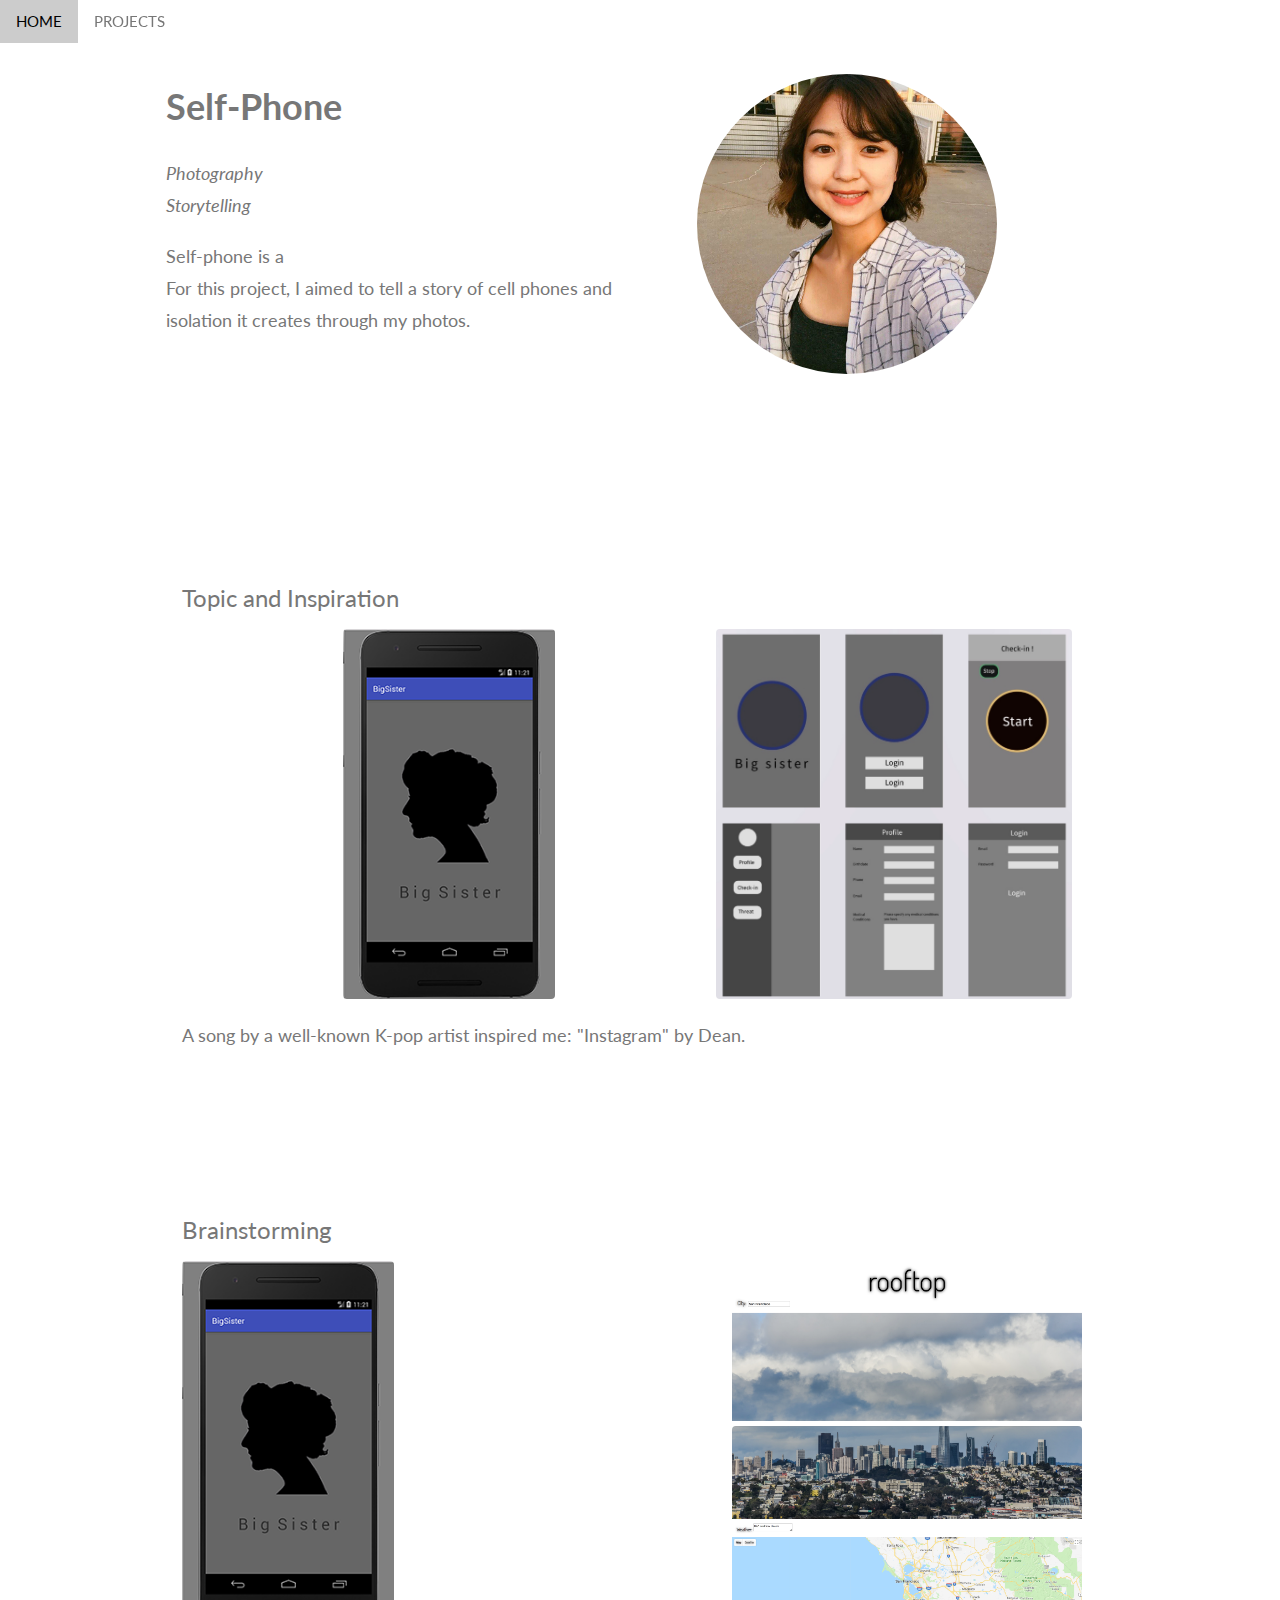
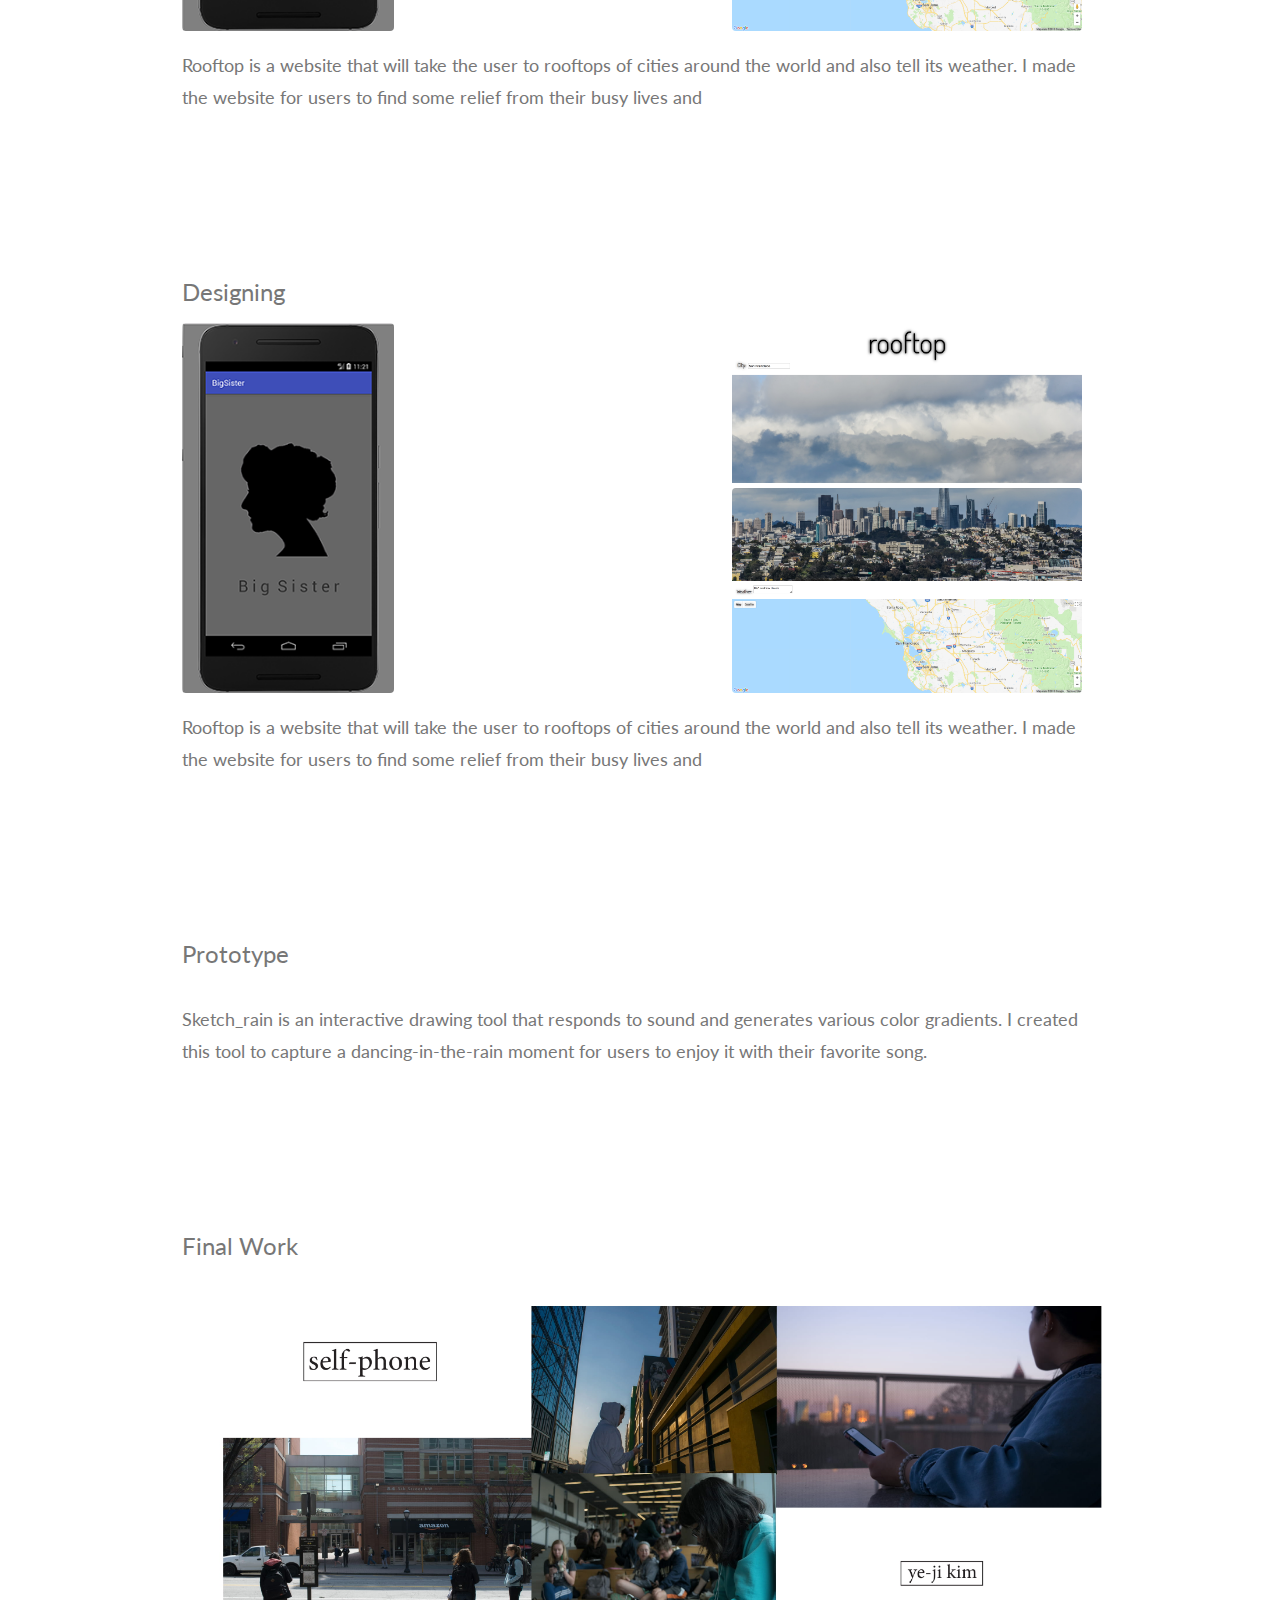
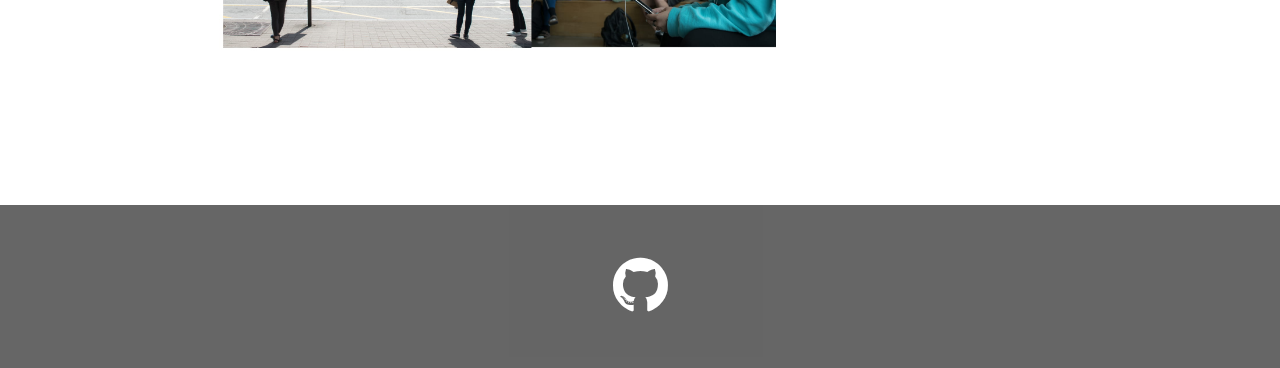
<file: photography.html>
<!--Always up to date
Set's its colors to Pantone's color of the year
JavaScript? API
Get color values in hex
insert it: Tab / Header / Main Page
-->

<!DOCTYPE html>
<html>
<title>photography</title>
<meta charset="UTF-8">

<!--mobile first-->
<meta name="viewport" content="width=device-width, initial-scale=1">


<!--w3school-->
<link rel="stylesheet" href="https://www.w3schools.com/w3css/4/w3.css">
<link rel="stylesheet" href="https://fonts.googleapis.com/css?family=Lato">
<link rel="stylesheet" href="https://cdnjs.cloudflare.com/ajax/libs/font-awesome/4.7.0/css/font-awesome.min.css">


<!--Bootstrap-->

<!-- <link rel="stylesheet" href="https://maxcdn.bootstrapcdn.com/bootstrap/4.0.0/css/bootstrap.min.css"> -->


<!-- <script src="https://ajax.googleapis.com/ajax/libs/jquery/3.3.1/jquery.min.js"></script>
<script src="https://cdnjs.cloudflare.com/ajax/libs/popper.js/1.12.9/umd/popper.min.js"></script>
<script src="https://maxcdn.bootstrapcdn.com/bootstrap/4.0.0/js/bootstrap.min.js"></script> -->



<style>
body,h1,h2,h3,h4,h5,h6 {font-family: "Lato", sans-serif;}
body, html {
    height: 100%;
    color: #777;
    line-height: 1.8;
}



.circular img {
    border-radius: 50%;
    margin-right: 60px;
    margin-top: 10px;

}

.col3-img img {
   width: 60px;
/*   height: auto;*/
  height: 330px;
}

.col4-img img {
   width: 60px;
/*   height: auto;*/
  height: 218px;
}





/**portfolio image hover text effect**/
.grid-container {
  position: relative;
  width: 100%;
}



/* Create a Parallax Effect */
.bgimg-1, .bgimg-2, .bgimg-3 {
    background-attachment: fixed;
    background-position: center;
    background-repeat: no-repeat;
    background-size: cover;
}



/* First image (Logo. Full height) */
.bgimg-1 {
    background-image: url('profile.jpg');
    min-height: 40%;
}




.w3-wide {letter-spacing: 10px;}
.w3-hover-opacity {cursor: pointer;}

/* Turn off parallax scrolling for tablets and phones */
@media only screen and (max-device-width: 1024px) {
    .bgimg-1, .bgimg-2, .bgimg-3 {
        background-attachment: scroll;
    }
}

/**extra margin**/
.mar-left {
   margin-left: 150px;
}

.mar-top-bottom {
  margin-top: 20px;
  margin-bottom: 20px;

}

.mar-top {
  margin-top: 20px;

}

/**extra wrapper class - padding**/
.wrapper {
  padding-right: 70px;
  padding-left: 70px;
}





/**icon size**/
.icon-size{
    width: 24px !important;
    height: 24px !important;
}


/**project slideshow**/
.carousel-inner img {
    width: 100%;
    height: 100%;
}

p {
    font-size: 1.2em;
}


/**dropdown**/
.navbar {
    overflow: hidden;
    background-color: #333;
    font-family: Arial, Helvetica, sans-serif;
}

.navbar a {
    float: left;
    font-size: 16px;
    color: white;
    text-align: center;
    padding: 14px 16px;
    text-decoration: none;
}

.dropdown {
    float: left;
    overflow: hidden;
}

.dropdown .dropbtn {
    font-size: 16px;
    border: none;
    outline: none;
    color: white;
    padding: 14px 16px;
    background-color: inherit;
    font-family: inherit;
    margin: 0;
}

.navbar a:hover, .dropdown:hover .dropbtn {
    background-color: red;
}

.dropdown-content {
    display: none;
    position: absolute;
    background-color: #f9f9f9;
    min-width: 160px;
    box-shadow: 0px 8px 16px 0px rgba(0,0,0,0.2);
    z-index: 1;
}

.dropdown-content a {
    float: none;
    color: black;
    padding: 12px 16px;
    text-decoration: none;
    display: block;
    text-align: left;
}

.dropdown-content a:hover {
    background-color: #ddd;
}

.dropdown:hover .dropdown-content {
    display: block;
}

</style>
<body>

<!-- Navbar (sit on top) -->
<div class="w3-top">
  <div class="w3-bar" id="myNavbar">
    <a class="w3-bar-item w3-button w3-hover-black w3-hide-medium w3-hide-large w3-right" href="javascript:void(0);" onclick="toggleFunction()" title="Toggle Navigation Menu">
      <i class="fa fa-bars"></i>
    </a>
    <a href="index.html" class="w3-bar-item w3-button">HOME</a>
    <!--drop down-->
    <div class="dropdown">
        <a class="w3-bar-item w3-button w3-hide-small">PROJECTS</a>
        <div class="dropdown-content">
          <a href="shelterBuzz.html">ShelterBuzz</a>
          <a href="bigSister.html">BigSister</a>
          <a href="treeAtlanta.html">Trees Atlanta</a>
          <a href="infographic.html">College Torrenting Infographic</a>
          <a href="olympicPoster.html">Olympic Poster</a>
          <a href="photography.html">Photography</a>
          <a href="logoDesign.html">Initals Logo Design</a>
          <a href="sketchrain.html">sketch_rain</a>
          <a href="rooftop.html">rooftop</a>
        </div>
    </div>

  </div>

  <!-- Navbar on small screens -->
  <div id="navDemo" class="w3-bar-block w3-white w3-hide w3-hide-large w3-hide-medium">
    <a href="index.html" class="w3-bar-item w3-button" onclick="toggleFunction()">HOME</a>
    <a href="projects.html" class="w3-bar-item w3-button" onclick="toggleFunction()">PROJECTS</a>
  </div>
</div>

<!-- First Parallax Image with Logo Text -->




<div class="w3-content w3-container w3-padding-64" id="about">

  <div class="w3-row">

    <div class="w3-col m6">
      <h1><b>Self-Phone</b></h1>

     <p><em><i>Photography<br>Storytelling</i></em></p>

       <p>Self-phone is a <br> For this
       project, I aimed to tell a story of cell phones and isolation it creates through my photos. </p>


    </div>


    <div class="w3-col m6 circular w3-center">
   <!--     <img class="w3-center" src="assets/indexgrid/shelterBuzz.png" alt="name logo" width="300" height="300"> -->
         <img src="assets/profile.jpg" class="w3-round w3-image" alt="profile pic" pad="Photo of Me" width="300" height="200">

    </div>
  </div>

</div>







<!--web-->
<div class ="w3-content w3-container w3-padding-64">



<!--   <div class="w3-row">
    <div class="w3-col m6 w3-center w3-padding-large circular w3-hide-small">
      <img src="assets/profile.jpg" class="w3-round w3-image" alt pad="Photo of Me" width="300" height="200">
    </div>

    <div class="w3-col m6 w3-padding-large">
      <p>Hello, my name is Ye-Ji Kim and I am a university student studying Computational Media at Georgia Tech.<br>
      As a student, I spend my time attending classes, learning what I
        love, and meeting great people.<br>
        I wish to one day to create something inspirational that would overcome all differences we have.</p>
    </div>
  </div> -->



    <div class="w3-content w3-container w3-padding-64">
      <h3>Topic and Inspiration</h3>
      <div class="w3-row">
        <div class="w3-col m7 w3-center">

          <img src="assets/project/bigSisterapp2.png" class="w3-round w3-image" alt="app cover" style="height: 370px">

        </div>
        <div class="w3-col m5">
           <img src="assets/project/bigSister.jpg" class="w3-round w3-image" alt="app prototype" style="height: 370px">
        </div>
      </div>
        <p class="mar-top">A song by a well-known K-pop artist inspired me: "Instagram" by Dean. </p>
    </div>




    <div class="w3-content w3-container w3-padding-64">
      <h3>Brainstorming</h3>
      <div class="w3-row">
        <div class="w3-col m7">

                    <!--video-->
            <!--               <video width="400" height="500" controls>
              <source src="/assets_tutorials/media/Shaun-the-Sheep-The-Movie-Official-Trailer.mp4" type="video/mp4"> -->
          <img src="assets/project/bigSisterapp2.png" class="w3-round w3-image" alt="app cover" style="height: 370px">

        </div>
        <div class="w3-col m5">
              <div class="w3-row">
                <div class="w3-container w3-round">
                   <img src="assets/project/rooftop1_copy.png" class="w3-round w3-image" alt="app prototype" style="padding-bottom: 5px; border-radius: 4px">
                 </div>
                <div class="w3-container">
                    <img src="assets/project/rooftop3_copy.png" class="w3-round w3-image" alt="app prototype">
                </div>
            </div>

        </div>
      </div>
       <p>Rooftop is a website that will take the user to rooftops of cities around the world and also tell its weather. I made the website for users to find some relief from their busy lives and </p>
    </div>



    <div class="w3-content w3-container w3-padding-64">
      <h3>Designing</h3>
      <div class="w3-row">
        <div class="w3-col m7">

                    <!--video-->
            <!--               <video width="400" height="500" controls>
              <source src="/assets_tutorials/media/Shaun-the-Sheep-The-Movie-Official-Trailer.mp4" type="video/mp4"> -->
          <img src="assets/project/bigSisterapp2.png" class="w3-round w3-image" alt="app cover" style="height: 370px">

        </div>
        <div class="w3-col m5">
              <div class="w3-row">
                <div class="w3-container w3-round">
                   <img src="assets/project/rooftop1_copy.png" class="w3-round w3-image" alt="app prototype" style="padding-bottom: 5px; border-radius: 4px">
                 </div>
                <div class="w3-container">
                    <img src="assets/project/rooftop3_copy.png" class="w3-round w3-image" alt="app prototype">
                </div>
            </div>

        </div>
      </div>
       <p>Rooftop is a website that will take the user to rooftops of cities around the world and also tell its weather. I made the website for users to find some relief from their busy lives and </p>
    </div>



    <div class="w3-content w3-container w3-padding-64">
      <h3>Prototype</h3>
      <div class="w3-row">
        <div class="w3-col m7">

<!--           <img src="assets/project/bigSisterapp2.png" class="w3-round w3-image" alt="app cover" style="height: 370px"> -->


        </div>
        <div class="w3-col m5">
         <!--   <img src="assets/project/sketch_rain2.png" class="w3-round w3-image" alt="uncolored rain" style="width:185px; height:370px">
           <img src="assets/project/sketch_rain1.png" class="w3-round w3-image" alt="colored rain" style="width:185px; height:370px"> -->
        </div>
      </div>
      <p>Sketch_rain is an interactive drawing tool that responds to sound and generates various color gradients. I created this tool to capture a dancing-in-the-rain moment for users to enjoy it with their favorite song.</p>
    </div>



    <div class="w3-content w3-container w3-padding-64">
      <h3>Final Work</h3>
      <div class="w3-row">

           <img src="assets/photography/photofinal.jpg" alt="final photo" style="height:400px">

      </div>
    </div>




  <!--mobile-->
<!--     <div class="w3-row wrapper w3-hide-large w3-hide-medium">
      <div class="w3-col m6 w3-center w3-padding-large">
        <img src="assets/project/bigSisterapp2.png" class="w3-round w3-image" alt="app cover">
        <img src="assets/project/bigSister.jpg" class="w3-round w3-image" alt="app prototype">
      </div>
      <div class="w3-col m6 w3-padding-large">
        <h3>Android App UI/UX</h3>
        <p>Designed and developed UI/UX of a safety android app with a threat alarm feature and a regular check-in system. </p>
      </div>
    </div> -->
</div>

<!--
    <div class="w3-row wrapper w3-hide-small">
      <div id="demo" class="w3-col m6 w3-center w3-padding-large carousel slide" id="carousel-example-generic" data-ride="carousel" data-interval="false" >

          <ul class="carousel-indicators">
            <li data-target="#demo" data-slide-to="0" class="active"></li>
            <li data-target="#demo" data-slide-to="1"></li>
          </ul>

          <div class="carousel-inner">
            <div class="carousel-item active">
              <img src="assets/project/bigSisterapp2.png" class="w3-round w3-image" alt="app cover" style="height: 370px">
            </div>
            <div class="carousel-item">
              <img src="assets/project/bigSister.jpg" class="w3-round w3-image" alt="app prototype">
            </div>
          </div>


          <a class="carousel-control-prev" href="#demo" data-slide="prev">
            <span class="carousel-control-prev-icon"></span>
          </a>
          <a class="carousel-control-next" href="#demo" data-slide="next">
            <span class="carousel-control-next-icon"></span>
          </a>
      </div>

      <div class="w3-col m6 w3-padding-large">
        <h3>Android App UI/UX</h3>
        <p>Designed and developed UI/UX of a safety android app with a threat alarm feature and a regular check-in system. </p>
      </div>
    </div> -->

<!-- Modal for full size images on click-->
<div id="modal01" class="w3-modal w3-black" onclick="this.style.display='none'">
  <span class="w3-button w3-large w3-black w3-display-topright" title="Close Modal Image"><i class="fa fa-remove"></i></span>
  <div class="w3-modal-content w3-animate-zoom w3-center w3-transparent w3-padding-64">
    <img id="img01" class="w3-image">
    <p id="caption" class="w3-opacity w3-large"></p>
  </div>
</div>



<!-- Footer -->
<footer class="w3-center w3-black w3-padding-32 w3-opacity w3-hover-opacity-off">
  <div class="w3-xlarge w3-section">
    <a href="https://github.com/ykim0113"><i class="fa fa-github w3-hover-opacity w3-jumbo"></i></a>
  </div>
</footer>

<!--Google Map-->
<!-- <script src="https://maps.googleapis.com/maps/api/js?key=AIzaSyBu-916DdpKAjTmJNIgngS6HL_kDIKU0aU&callback=myMap"></script>
 -->

</body>
</html>
</file>
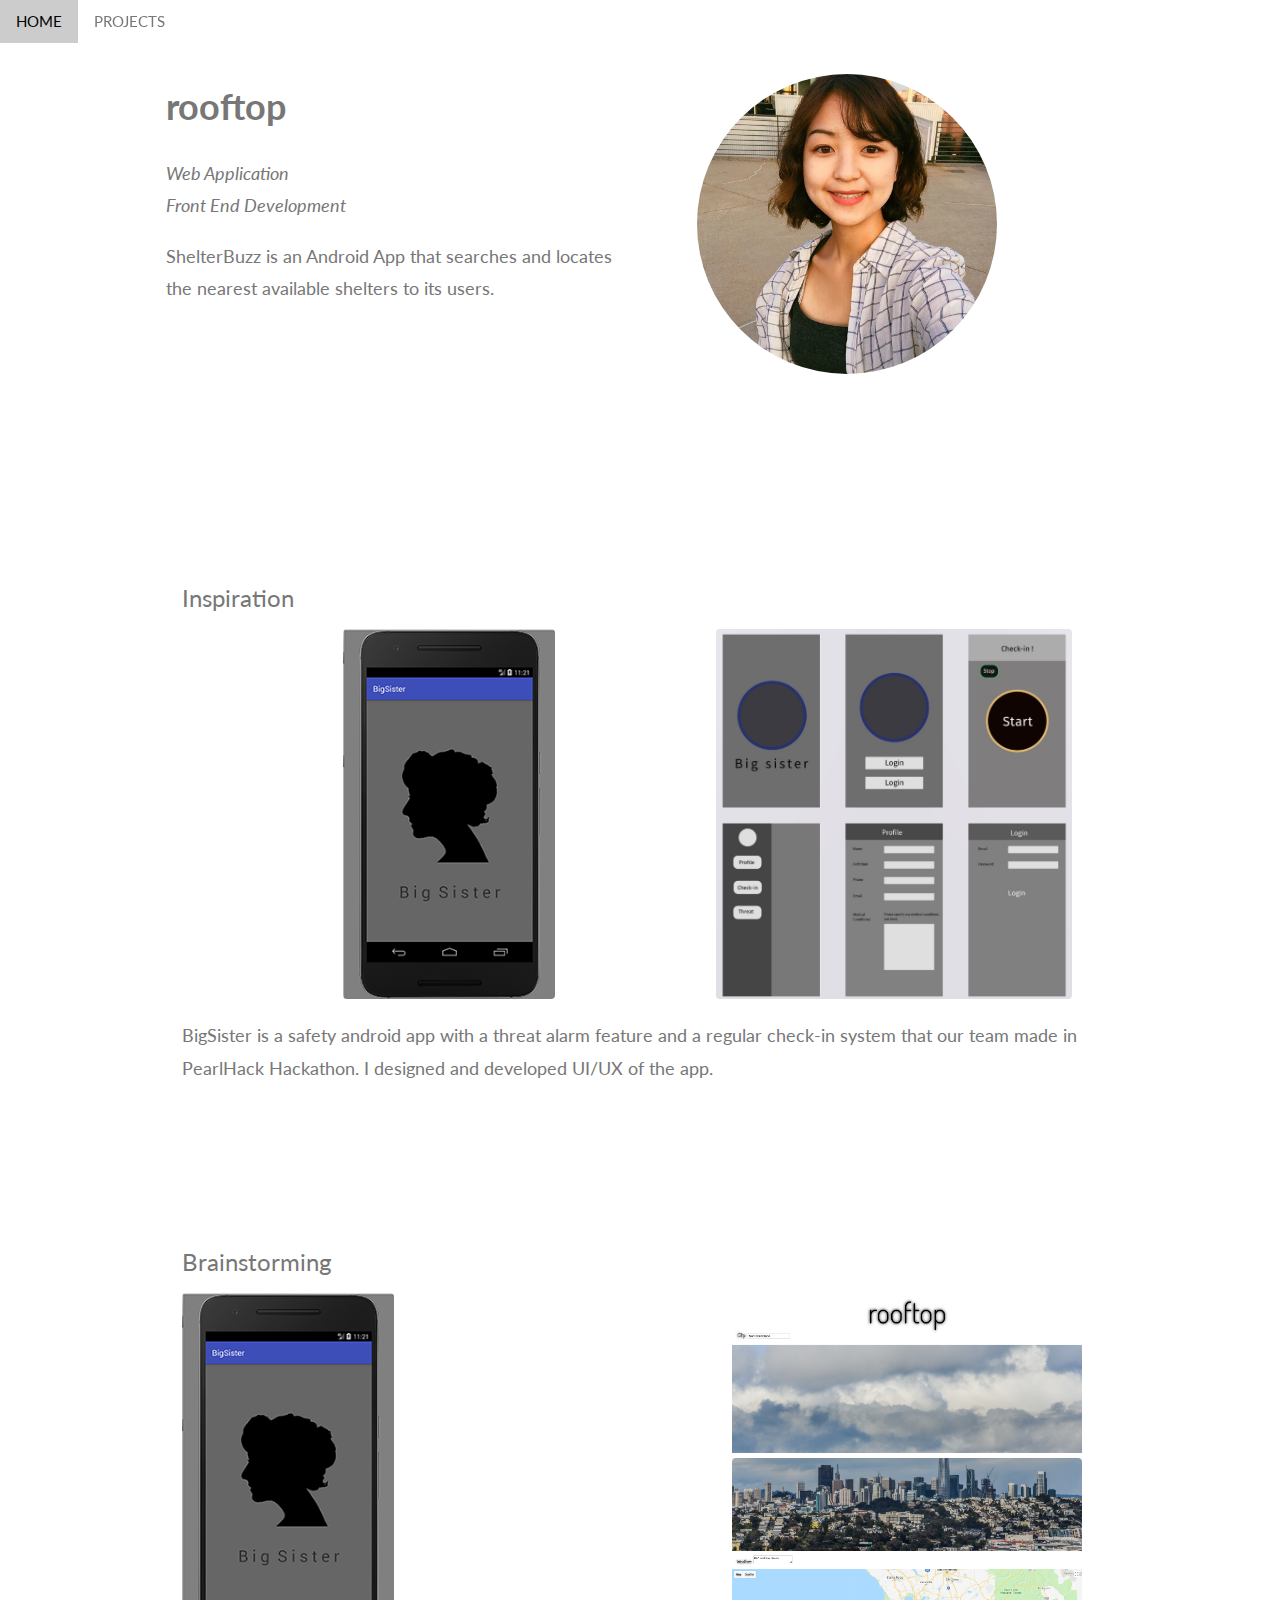
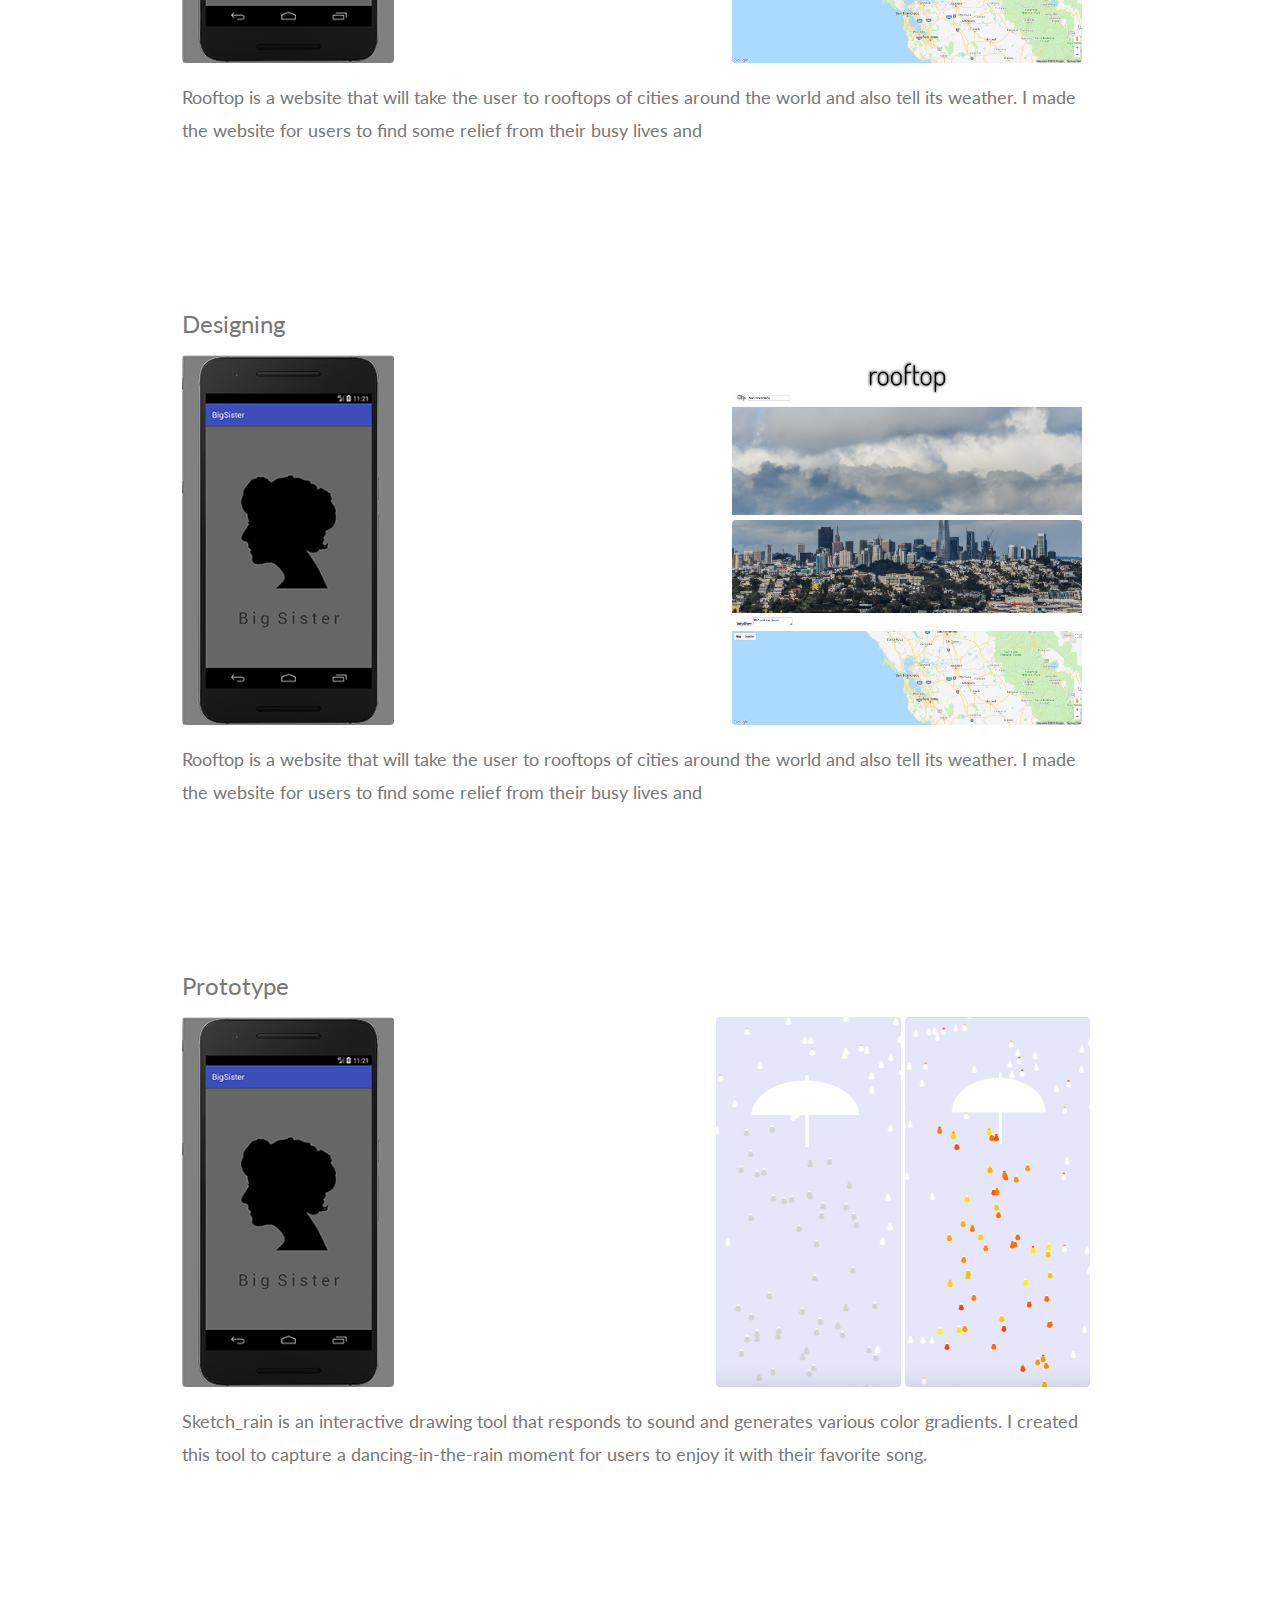
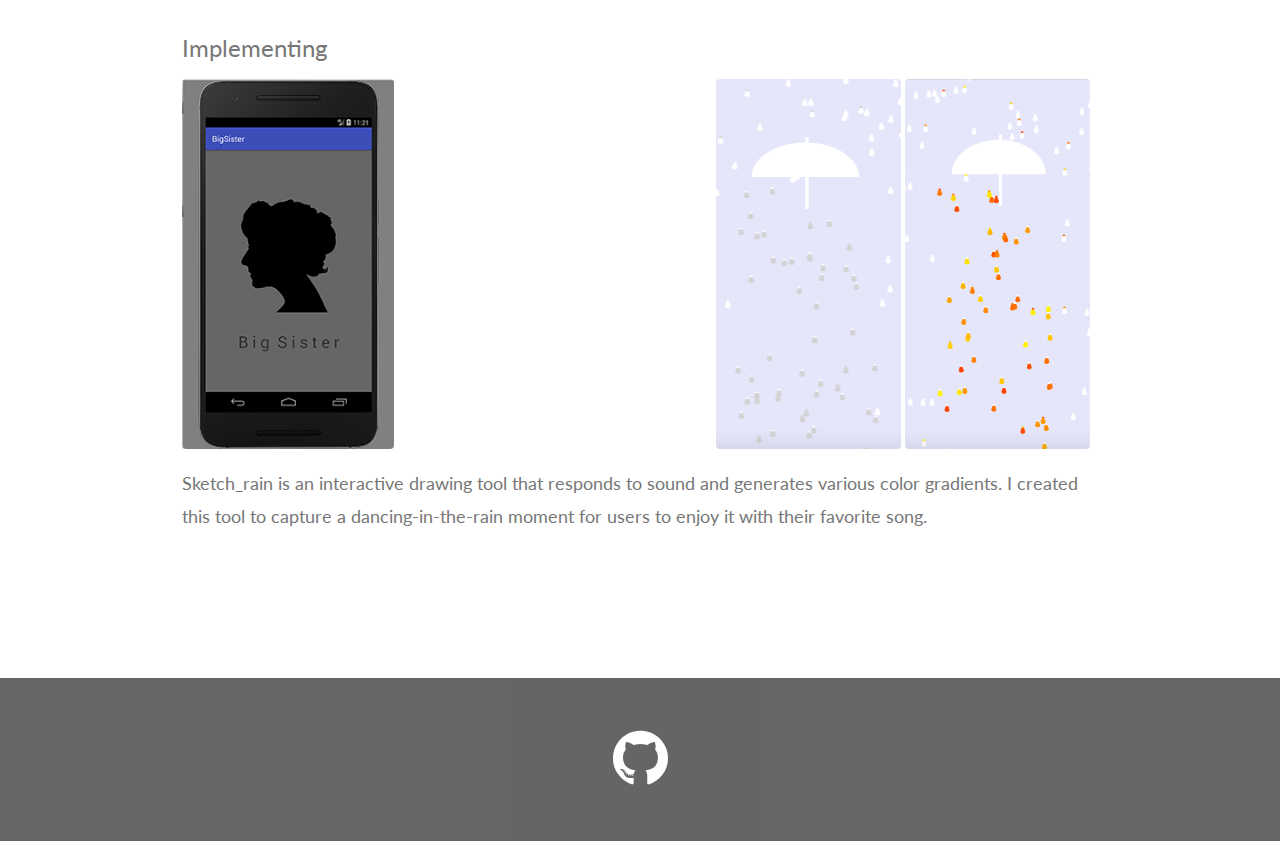
<file: rooftop.html>
<!--Always up to date
Set's its colors to Pantone's color of the year
JavaScript? API
Get color values in hex
insert it: Tab / Header / Main Page
-->

<!DOCTYPE html>
<html>
<title>rooftop</title>
<meta charset="UTF-8">

<!--mobile first-->
<meta name="viewport" content="width=device-width, initial-scale=1">


<!--w3school-->
<link rel="stylesheet" href="https://www.w3schools.com/w3css/4/w3.css">
<link rel="stylesheet" href="https://fonts.googleapis.com/css?family=Lato">
<link rel="stylesheet" href="https://cdnjs.cloudflare.com/ajax/libs/font-awesome/4.7.0/css/font-awesome.min.css">


<!--Bootstrap-->

<!-- <link rel="stylesheet" href="https://maxcdn.bootstrapcdn.com/bootstrap/4.0.0/css/bootstrap.min.css"> -->


<!-- <script src="https://ajax.googleapis.com/ajax/libs/jquery/3.3.1/jquery.min.js"></script>
<script src="https://cdnjs.cloudflare.com/ajax/libs/popper.js/1.12.9/umd/popper.min.js"></script>
<script src="https://maxcdn.bootstrapcdn.com/bootstrap/4.0.0/js/bootstrap.min.js"></script> -->



<style>
body,h1,h2,h3,h4,h5,h6 {font-family: "Lato", sans-serif;}
body, html {
    height: 100%;
    color: #777;
    line-height: 1.8;
}



.circular img {
    border-radius: 50%;
    margin-right: 60px;
    margin-top: 10px;

}

.col3-img img {
   width: 60px;
/*   height: auto;*/
  height: 330px;
}

.col4-img img {
   width: 60px;
/*   height: auto;*/
  height: 218px;
}





/**portfolio image hover text effect**/
.grid-container {
  position: relative;
  width: 100%;
}



/* Create a Parallax Effect */
.bgimg-1, .bgimg-2, .bgimg-3 {
    background-attachment: fixed;
    background-position: center;
    background-repeat: no-repeat;
    background-size: cover;
}



/* First image (Logo. Full height) */
.bgimg-1 {
    background-image: url('profile.jpg');
    min-height: 40%;
}




.w3-wide {letter-spacing: 10px;}
.w3-hover-opacity {cursor: pointer;}

/* Turn off parallax scrolling for tablets and phones */
@media only screen and (max-device-width: 1024px) {
    .bgimg-1, .bgimg-2, .bgimg-3 {
        background-attachment: scroll;
    }
}

/**extra margin**/
.mar-left {
   margin-left: 150px;
}

.mar-top-bottom {
  margin-top: 20px;
  margin-bottom: 20px;

}

.mar-top {
  margin-top: 20px;

}

/**extra wrapper class - padding**/
.wrapper {
  padding-right: 70px;
  padding-left: 70px;
}





/**icon size**/
.icon-size{
    width: 24px !important;
    height: 24px !important;
}


/**project slideshow**/
.carousel-inner img {
    width: 100%;
    height: 100%;
}

p {
    font-size: 1.2em;
}


/**dropdown**/
.navbar {
    overflow: hidden;
    background-color: #333;
    font-family: Arial, Helvetica, sans-serif;
}

.navbar a {
    float: left;
    font-size: 16px;
    color: white;
    text-align: center;
    padding: 14px 16px;
    text-decoration: none;
}

.dropdown {
    float: left;
    overflow: hidden;
}

.dropdown .dropbtn {
    font-size: 16px;
    border: none;
    outline: none;
    color: white;
    padding: 14px 16px;
    background-color: inherit;
    font-family: inherit;
    margin: 0;
}

.navbar a:hover, .dropdown:hover .dropbtn {
    background-color: red;
}

.dropdown-content {
    display: none;
    position: absolute;
    background-color: #f9f9f9;
    min-width: 160px;
    box-shadow: 0px 8px 16px 0px rgba(0,0,0,0.2);
    z-index: 1;
}

.dropdown-content a {
    float: none;
    color: black;
    padding: 12px 16px;
    text-decoration: none;
    display: block;
    text-align: left;
}

.dropdown-content a:hover {
    background-color: #ddd;
}

.dropdown:hover .dropdown-content {
    display: block;
}

</style>
<body>

<!-- Navbar (sit on top) -->
<div class="w3-top">
  <div class="w3-bar" id="myNavbar">
    <a class="w3-bar-item w3-button w3-hover-black w3-hide-medium w3-hide-large w3-right" href="javascript:void(0);" onclick="toggleFunction()" title="Toggle Navigation Menu">
      <i class="fa fa-bars"></i>
    </a>
    <a href="index.html" class="w3-bar-item w3-button">HOME</a>
<!--     <a href="projects.html" class="w3-bar-item w3-button w3-hide-small"> PROJECTS</a>
 -->

    <!--drop down-->
    <div class="dropdown">
        <a class="w3-bar-item w3-button w3-hide-small">PROJECTS</a>
        <div class="dropdown-content">
          <a href="shelterBuzz.html">ShelterBuzz</a>
          <a href="bigSister.html">BigSister</a>
          <a href="treeAtlanta.html">Trees Atlanta</a>
          <a href="infographic.html">College Torrenting Infographic</a>
          <a href="olympicPoster.html">Olympic Poster</a>
          <a href="Photography.html">Photography</a>
          <a href="logoDesign.html">Initals Logo Design</a>
          <a href="sketchrain.html">sketch_rain</a>
          <a href="rooftop.html">rooftop</a>
        </div>
    </div>

  </div>

  <!-- Navbar on small screens -->
  <div id="navDemo" class="w3-bar-block w3-white w3-hide w3-hide-large w3-hide-medium">
    <a href="index.html" class="w3-bar-item w3-button" onclick="toggleFunction()">HOME</a>
    <a href="projects.html" class="w3-bar-item w3-button" onclick="toggleFunction()">PROJECTS</a>
  </div>
</div>

<!-- First Parallax Image with Logo Text -->




<div class="w3-content w3-container w3-padding-64" id="about">

  <div class="w3-row">

    <div class="w3-col m6">
      <h1><b>rooftop</b></h1>

     <p><em><i>Web Application<br>Front End Development</i></em></p>

       <p> ShelterBuzz is an Android App that searches and locates <br>the nearest
       available shelters to its users. <br></p>


    </div>


    <div class="w3-col m6 circular w3-center">
   <!--     <img class="w3-center" src="assets/indexgrid/shelterBuzz.png" alt="name logo" width="300" height="300"> -->
         <img src="assets/profile.jpg" class="w3-round w3-image" alt="profile pic" pad="Photo of Me" width="300" height="200">

    </div>
  </div>

</div>







<!--web-->
<div class ="w3-content w3-container w3-padding-64">



<!--   <div class="w3-row">
    <div class="w3-col m6 w3-center w3-padding-large circular w3-hide-small">
      <img src="assets/profile.jpg" class="w3-round w3-image" alt pad="Photo of Me" width="300" height="200">
    </div>

    <div class="w3-col m6 w3-padding-large">
      <p>Hello, my name is Ye-Ji Kim and I am a university student studying Computational Media at Georgia Tech.<br>
      As a student, I spend my time attending classes, learning what I
        love, and meeting great people.<br>
        I wish to one day to create something inspirational that would overcome all differences we have.</p>
    </div>
  </div> -->



    <div class="w3-content w3-container w3-padding-64">
      <h3>Inspiration</h3>
      <div class="w3-row">
        <div class="w3-col m7 w3-center">

          <img src="assets/project/bigSisterapp2.png" class="w3-round w3-image" alt="app cover" style="height: 370px">

        </div>
        <div class="w3-col m5">
           <img src="assets/project/bigSister.jpg" class="w3-round w3-image" alt="app prototype" style="height: 370px">
        </div>
      </div>
        <p class="mar-top">BigSister is a safety android app with a threat alarm feature and a regular check-in system that our team made in PearlHack Hackathon. I designed and developed UI/UX of the app.</p>
    </div>




    <div class="w3-content w3-container w3-padding-64">
      <h3>Brainstorming</h3>
      <div class="w3-row">
        <div class="w3-col m7">

                    <!--video-->
            <!--               <video width="400" height="500" controls>
              <source src="/assets_tutorials/media/Shaun-the-Sheep-The-Movie-Official-Trailer.mp4" type="video/mp4"> -->
          <img src="assets/project/bigSisterapp2.png" class="w3-round w3-image" alt="app cover" style="height: 370px">

        </div>
        <div class="w3-col m5">
              <div class="w3-row">
                <div class="w3-container w3-round">
                   <img src="assets/project/rooftop1_copy.png" class="w3-round w3-image" alt="app prototype" style="padding-bottom: 5px; border-radius: 4px">
                 </div>
                <div class="w3-container">
                    <img src="assets/project/rooftop3_copy.png" class="w3-round w3-image" alt="app prototype">
                </div>
            </div>

        </div>
      </div>
       <p>Rooftop is a website that will take the user to rooftops of cities around the world and also tell its weather. I made the website for users to find some relief from their busy lives and </p>
    </div>



    <div class="w3-content w3-container w3-padding-64">
      <h3>Designing</h3>
      <div class="w3-row">
        <div class="w3-col m7">

                    <!--video-->
            <!--               <video width="400" height="500" controls>
              <source src="/assets_tutorials/media/Shaun-the-Sheep-The-Movie-Official-Trailer.mp4" type="video/mp4"> -->
          <img src="assets/project/bigSisterapp2.png" class="w3-round w3-image" alt="app cover" style="height: 370px">

        </div>
        <div class="w3-col m5">
              <div class="w3-row">
                <div class="w3-container w3-round">
                   <img src="assets/project/rooftop1_copy.png" class="w3-round w3-image" alt="app prototype" style="padding-bottom: 5px; border-radius: 4px">
                 </div>
                <div class="w3-container">
                    <img src="assets/project/rooftop3_copy.png" class="w3-round w3-image" alt="app prototype">
                </div>
            </div>

        </div>
      </div>
       <p>Rooftop is a website that will take the user to rooftops of cities around the world and also tell its weather. I made the website for users to find some relief from their busy lives and </p>
    </div>



    <div class="w3-content w3-container w3-padding-64">
      <h3>Prototype</h3>
      <div class="w3-row">
        <div class="w3-col m7">

                    <!--video-->
            <!--               <video width="400" height="500" controls>
              <source src="/assets_tutorials/media/Shaun-the-Sheep-The-Movie-Official-Trailer.mp4" type="video/mp4"> -->
          <img src="assets/project/bigSisterapp2.png" class="w3-round w3-image" alt="app cover" style="height: 370px">


        </div>
        <div class="w3-col m5">
           <img src="assets/project/sketch_rain2.png" class="w3-round w3-image" alt="uncolored rain" style="width:185px; height:370px">
           <img src="assets/project/sketch_rain1.png" class="w3-round w3-image" alt="colored rain" style="width:185px; height:370px">
        </div>
      </div>
      <p>Sketch_rain is an interactive drawing tool that responds to sound and generates various color gradients. I created this tool to capture a dancing-in-the-rain moment for users to enjoy it with their favorite song.</p>
    </div>



    <div class="w3-content w3-container w3-padding-64">
      <h3>Implementing</h3>
      <div class="w3-row">
        <div class="w3-col m7">

                    <!--video-->
            <!--               <video width="400" height="500" controls>
              <source src="/assets_tutorials/media/Shaun-the-Sheep-The-Movie-Official-Trailer.mp4" type="video/mp4"> -->
          <img src="assets/project/bigSisterapp2.png" class="w3-round w3-image" alt="app cover" style="height: 370px">


        </div>
        <div class="w3-col m5">
           <img src="assets/project/sketch_rain2.png" class="w3-round w3-image" alt="uncolored rain" style="width:185px; height:370px">
           <img src="assets/project/sketch_rain1.png" class="w3-round w3-image" alt="colored rain" style="width:185px; height:370px">
        </div>
      </div>
      <p>Sketch_rain is an interactive drawing tool that responds to sound and generates various color gradients. I created this tool to capture a dancing-in-the-rain moment for users to enjoy it with their favorite song.</p>
    </div>




  <!--mobile-->
<!--     <div class="w3-row wrapper w3-hide-large w3-hide-medium">
      <div class="w3-col m6 w3-center w3-padding-large">
        <img src="assets/project/bigSisterapp2.png" class="w3-round w3-image" alt="app cover">
        <img src="assets/project/bigSister.jpg" class="w3-round w3-image" alt="app prototype">
      </div>
      <div class="w3-col m6 w3-padding-large">
        <h3>Android App UI/UX</h3>
        <p>Designed and developed UI/UX of a safety android app with a threat alarm feature and a regular check-in system. </p>
      </div>
    </div> -->
</div>

<!--
    <div class="w3-row wrapper w3-hide-small">
      <div id="demo" class="w3-col m6 w3-center w3-padding-large carousel slide" id="carousel-example-generic" data-ride="carousel" data-interval="false" >

          <ul class="carousel-indicators">
            <li data-target="#demo" data-slide-to="0" class="active"></li>
            <li data-target="#demo" data-slide-to="1"></li>
          </ul>

          <div class="carousel-inner">
            <div class="carousel-item active">
              <img src="assets/project/bigSisterapp2.png" class="w3-round w3-image" alt="app cover" style="height: 370px">
            </div>
            <div class="carousel-item">
              <img src="assets/project/bigSister.jpg" class="w3-round w3-image" alt="app prototype">
            </div>
          </div>


          <a class="carousel-control-prev" href="#demo" data-slide="prev">
            <span class="carousel-control-prev-icon"></span>
          </a>
          <a class="carousel-control-next" href="#demo" data-slide="next">
            <span class="carousel-control-next-icon"></span>
          </a>
      </div>

      <div class="w3-col m6 w3-padding-large">
        <h3>Android App UI/UX</h3>
        <p>Designed and developed UI/UX of a safety android app with a threat alarm feature and a regular check-in system. </p>
      </div>
    </div> -->

<!-- Modal for full size images on click-->
<div id="modal01" class="w3-modal w3-black" onclick="this.style.display='none'">
  <span class="w3-button w3-large w3-black w3-display-topright" title="Close Modal Image"><i class="fa fa-remove"></i></span>
  <div class="w3-modal-content w3-animate-zoom w3-center w3-transparent w3-padding-64">
    <img id="img01" class="w3-image">
    <p id="caption" class="w3-opacity w3-large"></p>
  </div>
</div>



<!-- Footer -->
<footer class="w3-center w3-black w3-padding-32 w3-opacity w3-hover-opacity-off">
  <div class="w3-xlarge w3-section">
    <a href="https://github.com/ykim0113"><i class="fa fa-github w3-hover-opacity w3-jumbo"></i></a>
  </div>
</footer>

<!--Google Map-->
<!-- <script src="https://maps.googleapis.com/maps/api/js?key=AIzaSyBu-916DdpKAjTmJNIgngS6HL_kDIKU0aU&callback=myMap"></script>
 -->

</body>
</html>
</file>
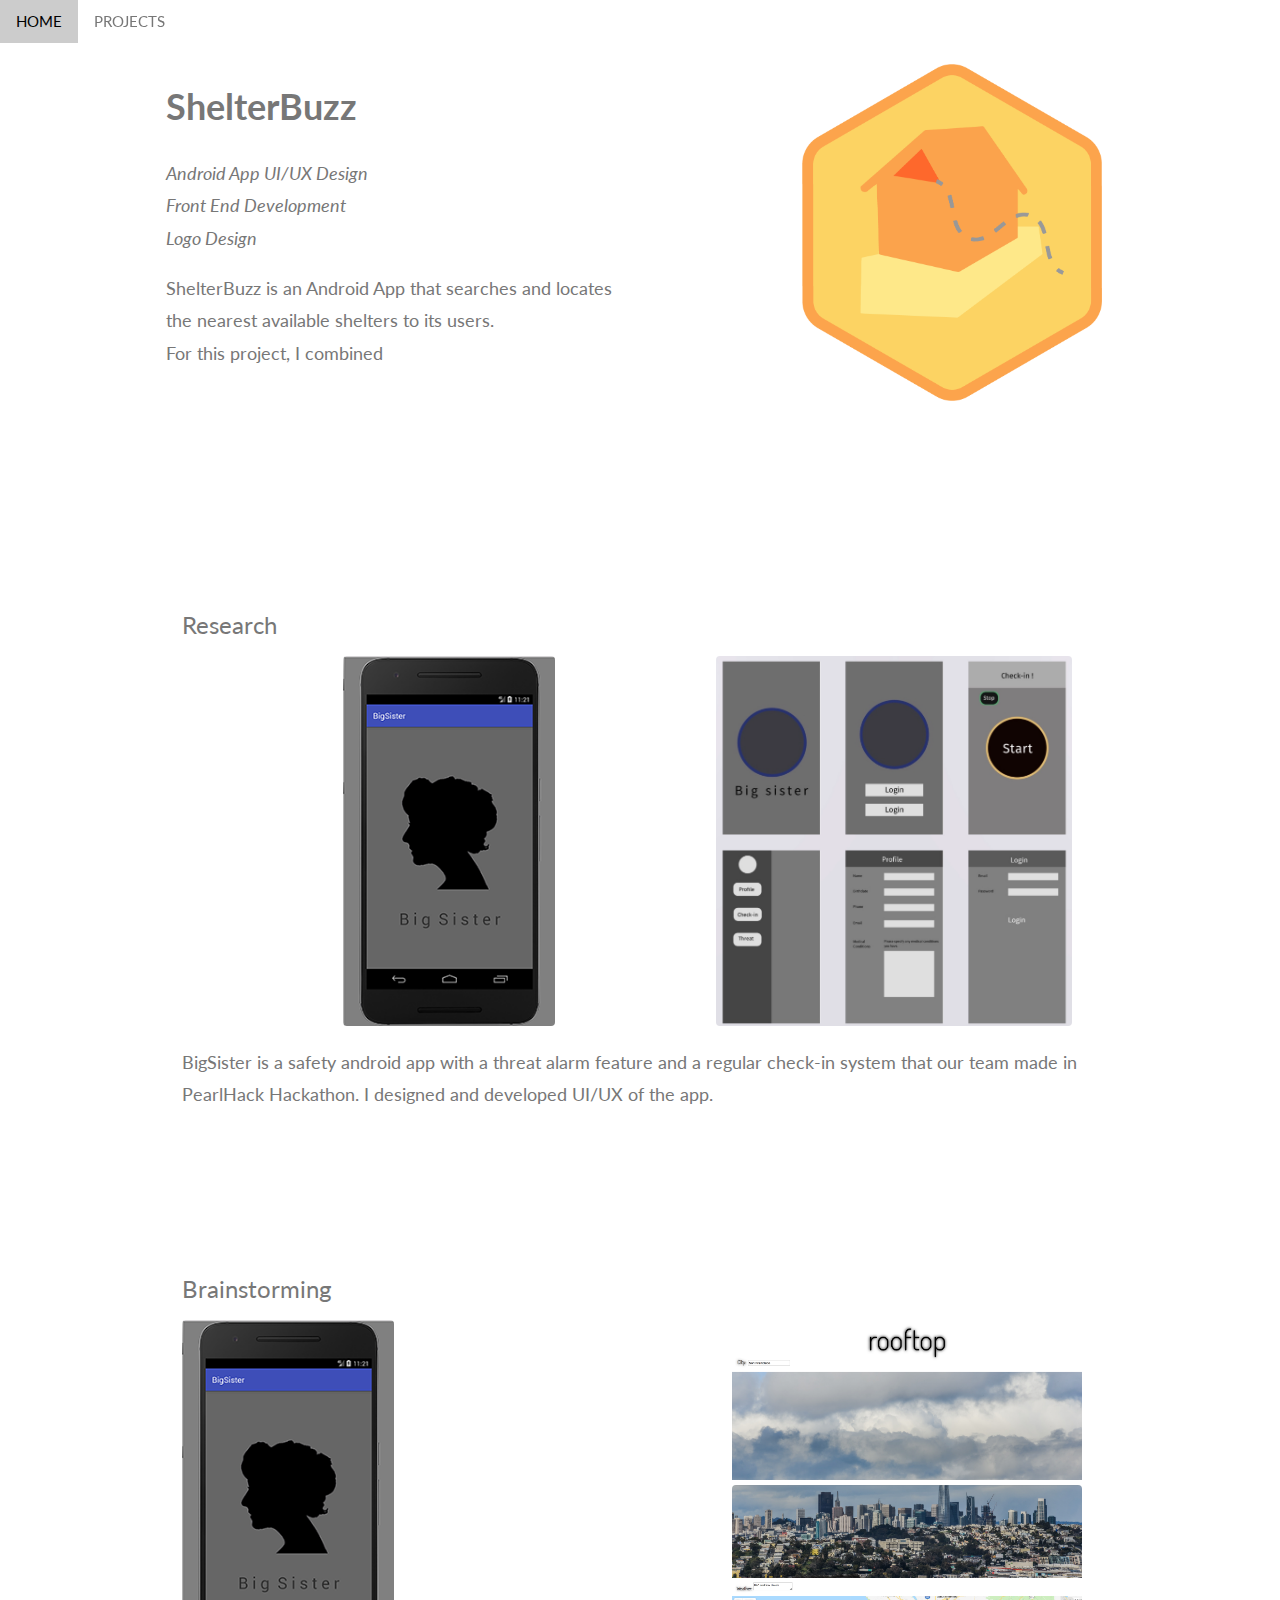
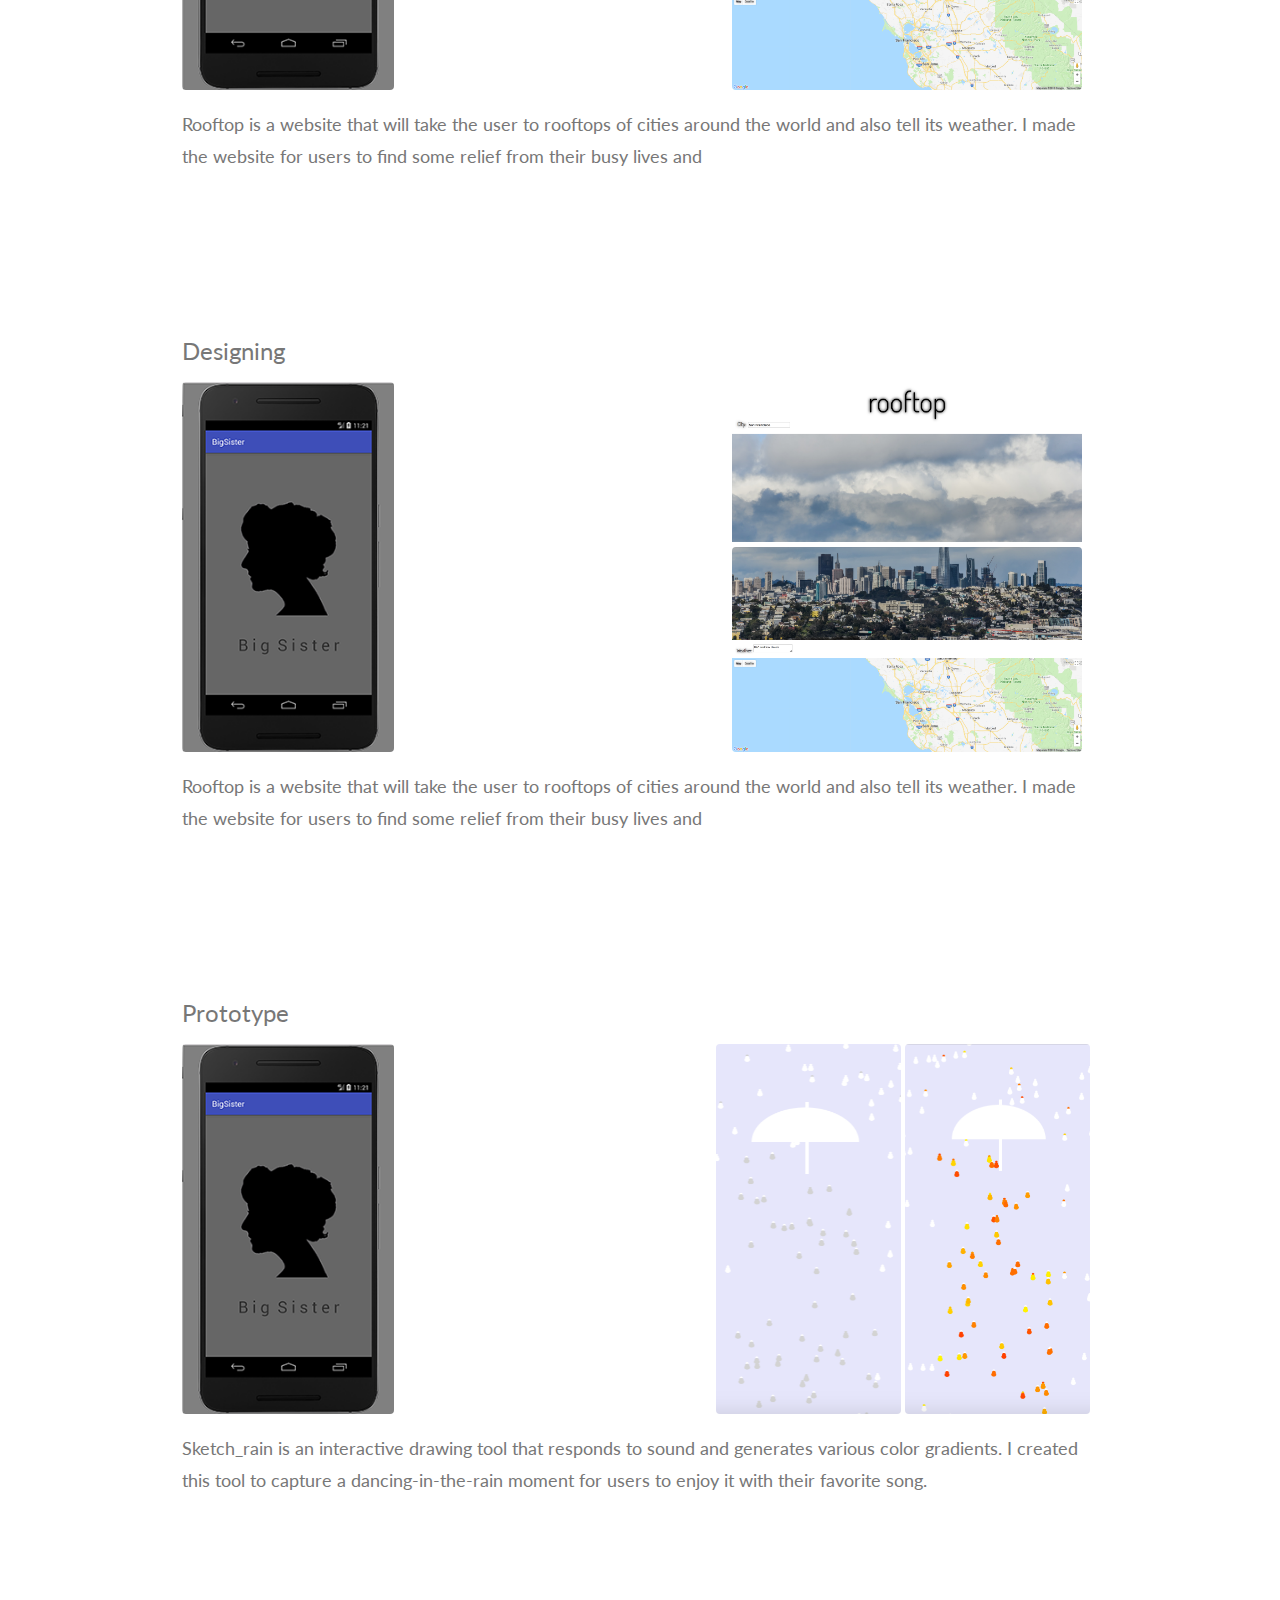
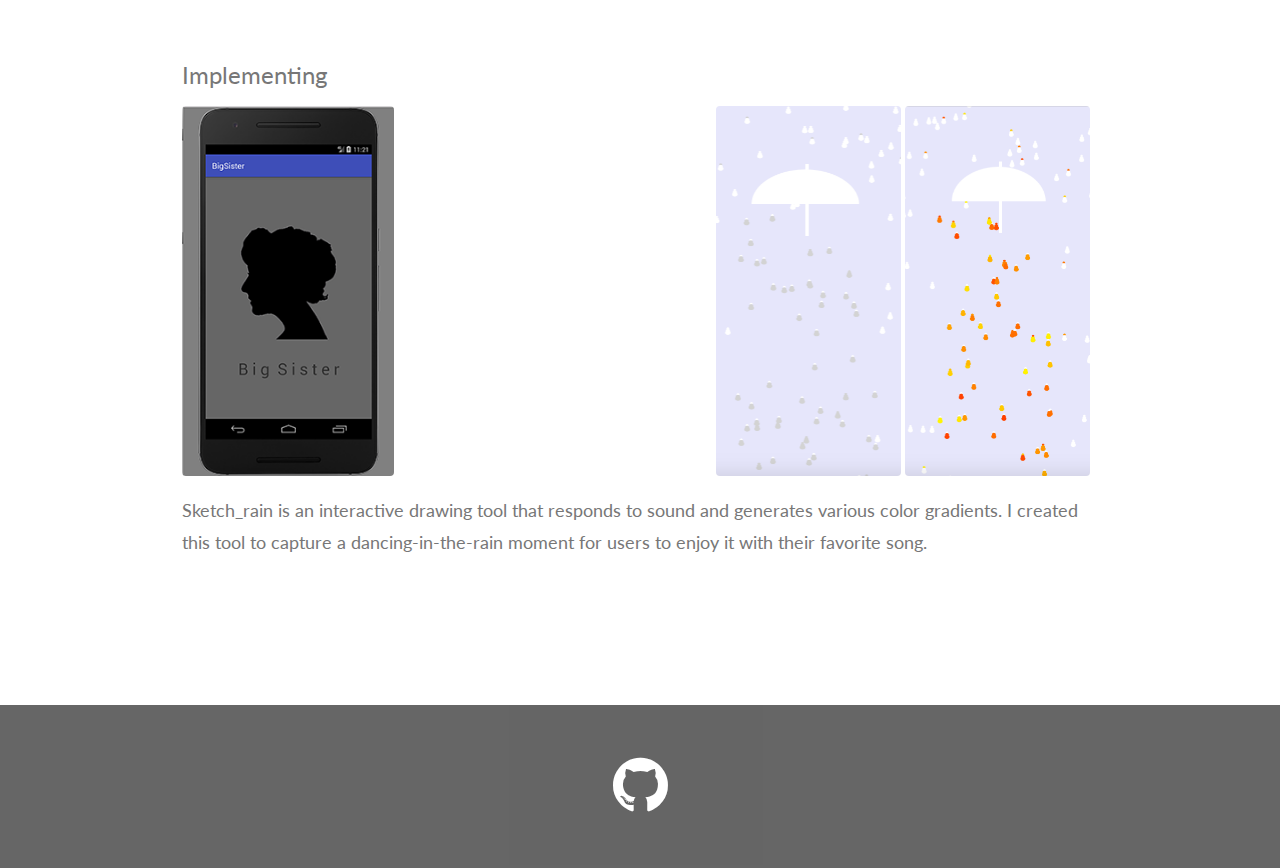
<file: shelterBuzz.html>
<!--Always up to date
Set's its colors to Pantone's color of the year
JavaScript? API
Get color values in hex
insert it: Tab / Header / Main Page
-->

<!DOCTYPE html>
<html>
<title>shelterbuzz</title>
<meta charset="UTF-8">

<!--mobile first-->
<meta name="viewport" content="width=device-width, initial-scale=1">


<!--w3school-->
<link rel="stylesheet" href="https://www.w3schools.com/w3css/4/w3.css">
<link rel="stylesheet" href="https://fonts.googleapis.com/css?family=Lato">
<link rel="stylesheet" href="https://cdnjs.cloudflare.com/ajax/libs/font-awesome/4.7.0/css/font-awesome.min.css">


<!--Bootstrap-->

<!-- <link rel="stylesheet" href="https://maxcdn.bootstrapcdn.com/bootstrap/4.0.0/css/bootstrap.min.css"> -->


<!-- <script src="https://ajax.googleapis.com/ajax/libs/jquery/3.3.1/jquery.min.js"></script>
<script src="https://cdnjs.cloudflare.com/ajax/libs/popper.js/1.12.9/umd/popper.min.js"></script>
<script src="https://maxcdn.bootstrapcdn.com/bootstrap/4.0.0/js/bootstrap.min.js"></script> -->



<style>
body,h1,h2,h3,h4,h5,h6 {font-family: "Lato", sans-serif;}
body, html {
    height: 100%;
    color: #777;
    line-height: 1.8;
}



.circular img {
    border-radius: 50%;
    margin-right: 60px;
    margin-top: 10px;

}

.col3-img img {
   width: 60px;
/*   height: auto;*/
  height: 330px;
}

.col4-img img {
   width: 60px;
/*   height: auto;*/
  height: 218px;
}





/**portfolio image hover text effect**/
.grid-container {
  position: relative;
  width: 100%;
}



/* Create a Parallax Effect */
.bgimg-1, .bgimg-2, .bgimg-3 {
    background-attachment: fixed;
    background-position: center;
    background-repeat: no-repeat;
    background-size: cover;
}



/* First image (Logo. Full height) */
.bgimg-1 {
    background-image: url('profile.jpg');
    min-height: 40%;
}




.w3-wide {letter-spacing: 10px;}
.w3-hover-opacity {cursor: pointer;}

/* Turn off parallax scrolling for tablets and phones */
@media only screen and (max-device-width: 1024px) {
    .bgimg-1, .bgimg-2, .bgimg-3 {
        background-attachment: scroll;
    }
}

/**extra margin**/
.mar-left {
   margin-left: 150px;
}

.mar-top-bottom {
  margin-top: 20px;
  margin-bottom: 20px;

}

.mar-top {
  margin-top: 20px;

}

/**extra wrapper class - padding**/
.wrapper {
  padding-right: 70px;
  padding-left: 70px;
}





/**icon size**/
.icon-size{
    width: 24px !important;
    height: 24px !important;
}


/**project slideshow**/
.carousel-inner img {
    width: 100%;
    height: 100%;
}

p {
    font-size: 1.2em;
}

/**dropdown**/
.navbar {
    overflow: hidden;
    background-color: #333;
    font-family: Arial, Helvetica, sans-serif;
}

.navbar a {
    float: left;
    font-size: 16px;
    color: white;
    text-align: center;
    padding: 14px 16px;
    text-decoration: none;
}

.dropdown {
    float: left;
    overflow: hidden;
}

.dropdown .dropbtn {
    font-size: 16px;
    border: none;
    outline: none;
    color: white;
    padding: 14px 16px;
    background-color: inherit;
    font-family: inherit;
    margin: 0;
}

.navbar a:hover, .dropdown:hover .dropbtn {
    background-color: red;
}

.dropdown-content {
    display: none;
    position: absolute;
    background-color: #f9f9f9;
    min-width: 160px;
    box-shadow: 0px 8px 16px 0px rgba(0,0,0,0.2);
    z-index: 1;
}

.dropdown-content a {
    float: none;
    color: black;
    padding: 12px 16px;
    text-decoration: none;
    display: block;
    text-align: left;
}

.dropdown-content a:hover {
    background-color: #ddd;
}

.dropdown:hover .dropdown-content {
    display: block;
}

</style>
<body>

<!-- Navbar (sit on top) -->
<div class="w3-top">
  <div class="w3-bar" id="myNavbar">
    <a class="w3-bar-item w3-button w3-hover-black w3-hide-medium w3-hide-large w3-right" href="javascript:void(0);" onclick="toggleFunction()" title="Toggle Navigation Menu">
      <i class="fa fa-bars"></i>
    </a>
    <a href="index.html" class="w3-bar-item w3-button">HOME</a>
<!--     <a href="projects.html" class="w3-bar-item w3-button w3-hide-small"> PROJECTS</a>
 -->

    <!--drop down-->
    <div class="dropdown">
        <a class="w3-bar-item w3-button w3-hide-small">PROJECTS</a>
        <div class="dropdown-content">
          <a href="shelterBuzz.html">ShelterBuzz</a>
          <a href="bigSister.html">BigSister</a>
          <a href="treeAtlanta.html">Trees Atlanta</a>
          <a href="infographic.html">College Torrenting Infographic</a>
          <a href="olympicPoster.html">Olympic Poster</a>
          <a href="Photography.html">Photography</a>
          <a href="logoDesign.html">Initals Logo Design</a>
          <a href="sketchrain.html">sketch_rain</a>
          <a href="treeAtlanta.html">rooftop</a>
        </div>
    </div>

  </div>
  </div>

  <!-- Navbar on small screens -->
  <div id="navDemo" class="w3-bar-block w3-white w3-hide w3-hide-large w3-hide-medium">
    <a href="index.html" class="w3-bar-item w3-button" onclick="toggleFunction()">HOME</a>
    <a href="projects.html" class="w3-bar-item w3-button" onclick="toggleFunction()">PROJECTS</a>
    <a href="portfolio.html" class="w3-bar-item w3-button" onclick="toggleFunction()">PORTFOLIO</a>
  </div>
</div>

<!-- First Parallax Image with Logo Text -->




<div class="w3-content w3-container w3-padding-64" id="about">

  <div class="w3-row">

    <div class="w3-col m6">
      <h1><b>ShelterBuzz</b></h1>

     <p><em><i>Android App UI/UX Design<br>Front End Development<br>Logo Design<br></i></em></p>

       <p> ShelterBuzz is an Android App that searches and locates <br>the nearest
       available shelters to its users. <br> For this project, I combined </p>


    </div>


    <div class="w3-col m6 w3-center">
   <!--     <img class="w3-center" src="assets/indexgrid/shelterBuzz.png" alt="name logo" width="300" height="300"> -->
         <img src="assets/shelterBuzz/shelterbuzz_weblogo.png" class="w3-image" alt="profile pic" pad="Photo of Me" width="300" height="200" style="margin-left: 150px;"">

    </div>
  </div>

</div>







<!--web-->
<div class ="w3-content w3-container w3-padding-64">



<!--   <div class="w3-row">
    <div class="w3-col m6 w3-center w3-padding-large circular w3-hide-small">
      <img src="assets/profile.jpg" class="w3-round w3-image" alt pad="Photo of Me" width="300" height="200">
    </div>

    <div class="w3-col m6 w3-padding-large">
      <p>Hello, my name is Ye-Ji Kim and I am a university student studying Computational Media at Georgia Tech.<br>
      As a student, I spend my time attending classes, learning what I
        love, and meeting great people.<br>
        I wish to one day to create something inspirational that would overcome all differences we have.</p>
    </div>
  </div> -->



    <div class="w3-content w3-container w3-padding-64">
      <h3>Research</h3>
      <div class="w3-row">
        <div class="w3-col m7 w3-center">

          <img src="assets/project/bigSisterapp2.png" class="w3-round w3-image" alt="app cover" style="height: 370px">

        </div>
        <div class="w3-col m5">
           <img src="assets/project/bigSister.jpg" class="w3-round w3-image" alt="app prototype" style="height: 370px">
        </div>
      </div>
        <p class="mar-top">BigSister is a safety android app with a threat alarm feature and a regular check-in system that our team made in PearlHack Hackathon. I designed and developed UI/UX of the app.</p>
    </div>




    <div class="w3-content w3-container w3-padding-64">
      <h3>Brainstorming</h3>
      <div class="w3-row">
        <div class="w3-col m7">

                    <!--video-->
            <!--               <video width="400" height="500" controls>
              <source src="/assets_tutorials/media/Shaun-the-Sheep-The-Movie-Official-Trailer.mp4" type="video/mp4"> -->
          <img src="assets/project/bigSisterapp2.png" class="w3-round w3-image" alt="app cover" style="height: 370px">

        </div>
        <div class="w3-col m5">
              <div class="w3-row">
                <div class="w3-container w3-round">
                   <img src="assets/project/rooftop1_copy.png" class="w3-round w3-image" alt="app prototype" style="padding-bottom: 5px; border-radius: 4px">
                 </div>
                <div class="w3-container">
                    <img src="assets/project/rooftop3_copy.png" class="w3-round w3-image" alt="app prototype">
                </div>
            </div>

        </div>
      </div>
       <p>Rooftop is a website that will take the user to rooftops of cities around the world and also tell its weather. I made the website for users to find some relief from their busy lives and </p>
    </div>



    <div class="w3-content w3-container w3-padding-64">
      <h3>Designing</h3>
      <div class="w3-row">
        <div class="w3-col m7">

                    <!--video-->
            <!--               <video width="400" height="500" controls>
              <source src="/assets_tutorials/media/Shaun-the-Sheep-The-Movie-Official-Trailer.mp4" type="video/mp4"> -->
          <img src="assets/project/bigSisterapp2.png" class="w3-round w3-image" alt="app cover" style="height: 370px">

        </div>
        <div class="w3-col m5">
              <div class="w3-row">
                <div class="w3-container w3-round">
                   <img src="assets/project/rooftop1_copy.png" class="w3-round w3-image" alt="app prototype" style="padding-bottom: 5px; border-radius: 4px">
                 </div>
                <div class="w3-container">
                    <img src="assets/project/rooftop3_copy.png" class="w3-round w3-image" alt="app prototype">
                </div>
            </div>

        </div>
      </div>
       <p>Rooftop is a website that will take the user to rooftops of cities around the world and also tell its weather. I made the website for users to find some relief from their busy lives and </p>
    </div>



    <div class="w3-content w3-container w3-padding-64">
      <h3>Prototype</h3>
      <div class="w3-row">
        <div class="w3-col m7">

                    <!--video-->
            <!--               <video width="400" height="500" controls>
              <source src="/assets_tutorials/media/Shaun-the-Sheep-The-Movie-Official-Trailer.mp4" type="video/mp4"> -->
          <img src="assets/project/bigSisterapp2.png" class="w3-round w3-image" alt="app cover" style="height: 370px">


        </div>
        <div class="w3-col m5">
           <img src="assets/project/sketch_rain2.png" class="w3-round w3-image" alt="uncolored rain" style="width:185px; height:370px">
           <img src="assets/project/sketch_rain1.png" class="w3-round w3-image" alt="colored rain" style="width:185px; height:370px">
        </div>
      </div>
      <p>Sketch_rain is an interactive drawing tool that responds to sound and generates various color gradients. I created this tool to capture a dancing-in-the-rain moment for users to enjoy it with their favorite song.</p>
    </div>



    <div class="w3-content w3-container w3-padding-64">
      <h3>Implementing</h3>
      <div class="w3-row">
        <div class="w3-col m7">

                    <!--video-->
            <!--               <video width="400" height="500" controls>
              <source src="/assets_tutorials/media/Shaun-the-Sheep-The-Movie-Official-Trailer.mp4" type="video/mp4"> -->
          <img src="assets/project/bigSisterapp2.png" class="w3-round w3-image" alt="app cover" style="height: 370px">


        </div>
        <div class="w3-col m5">
           <img src="assets/project/sketch_rain2.png" class="w3-round w3-image" alt="uncolored rain" style="width:185px; height:370px">
           <img src="assets/project/sketch_rain1.png" class="w3-round w3-image" alt="colored rain" style="width:185px; height:370px">
        </div>
      </div>
      <p>Sketch_rain is an interactive drawing tool that responds to sound and generates various color gradients. I created this tool to capture a dancing-in-the-rain moment for users to enjoy it with their favorite song.</p>
    </div>




  <!--mobile-->
<!--     <div class="w3-row wrapper w3-hide-large w3-hide-medium">
      <div class="w3-col m6 w3-center w3-padding-large">
        <img src="assets/project/bigSisterapp2.png" class="w3-round w3-image" alt="app cover">
        <img src="assets/project/bigSister.jpg" class="w3-round w3-image" alt="app prototype">
      </div>
      <div class="w3-col m6 w3-padding-large">
        <h3>Android App UI/UX</h3>
        <p>Designed and developed UI/UX of a safety android app with a threat alarm feature and a regular check-in system. </p>
      </div>
    </div> -->
</div>

<!--
    <div class="w3-row wrapper w3-hide-small">
      <div id="demo" class="w3-col m6 w3-center w3-padding-large carousel slide" id="carousel-example-generic" data-ride="carousel" data-interval="false" >

          <ul class="carousel-indicators">
            <li data-target="#demo" data-slide-to="0" class="active"></li>
            <li data-target="#demo" data-slide-to="1"></li>
          </ul>

          <div class="carousel-inner">
            <div class="carousel-item active">
              <img src="assets/project/bigSisterapp2.png" class="w3-round w3-image" alt="app cover" style="height: 370px">
            </div>
            <div class="carousel-item">
              <img src="assets/project/bigSister.jpg" class="w3-round w3-image" alt="app prototype">
            </div>
          </div>


          <a class="carousel-control-prev" href="#demo" data-slide="prev">
            <span class="carousel-control-prev-icon"></span>
          </a>
          <a class="carousel-control-next" href="#demo" data-slide="next">
            <span class="carousel-control-next-icon"></span>
          </a>
      </div>

      <div class="w3-col m6 w3-padding-large">
        <h3>Android App UI/UX</h3>
        <p>Designed and developed UI/UX of a safety android app with a threat alarm feature and a regular check-in system. </p>
      </div>
    </div> -->

<!-- Modal for full size images on click-->
<div id="modal01" class="w3-modal w3-black" onclick="this.style.display='none'">
  <span class="w3-button w3-large w3-black w3-display-topright" title="Close Modal Image"><i class="fa fa-remove"></i></span>
  <div class="w3-modal-content w3-animate-zoom w3-center w3-transparent w3-padding-64">
    <img id="img01" class="w3-image">
    <p id="caption" class="w3-opacity w3-large"></p>
  </div>
</div>



<!-- Footer -->
<footer class="w3-center w3-black w3-padding-32 w3-opacity w3-hover-opacity-off">
  <div class="w3-xlarge w3-section">
    <a href="https://github.com/ykim0113"><i class="fa fa-github w3-hover-opacity w3-jumbo"></i></a>
  </div>
</footer>

<!--Google Map-->
<!-- <script src="https://maps.googleapis.com/maps/api/js?key=AIzaSyBu-916DdpKAjTmJNIgngS6HL_kDIKU0aU&callback=myMap"></script>
 -->

</body>
</html>
</file>
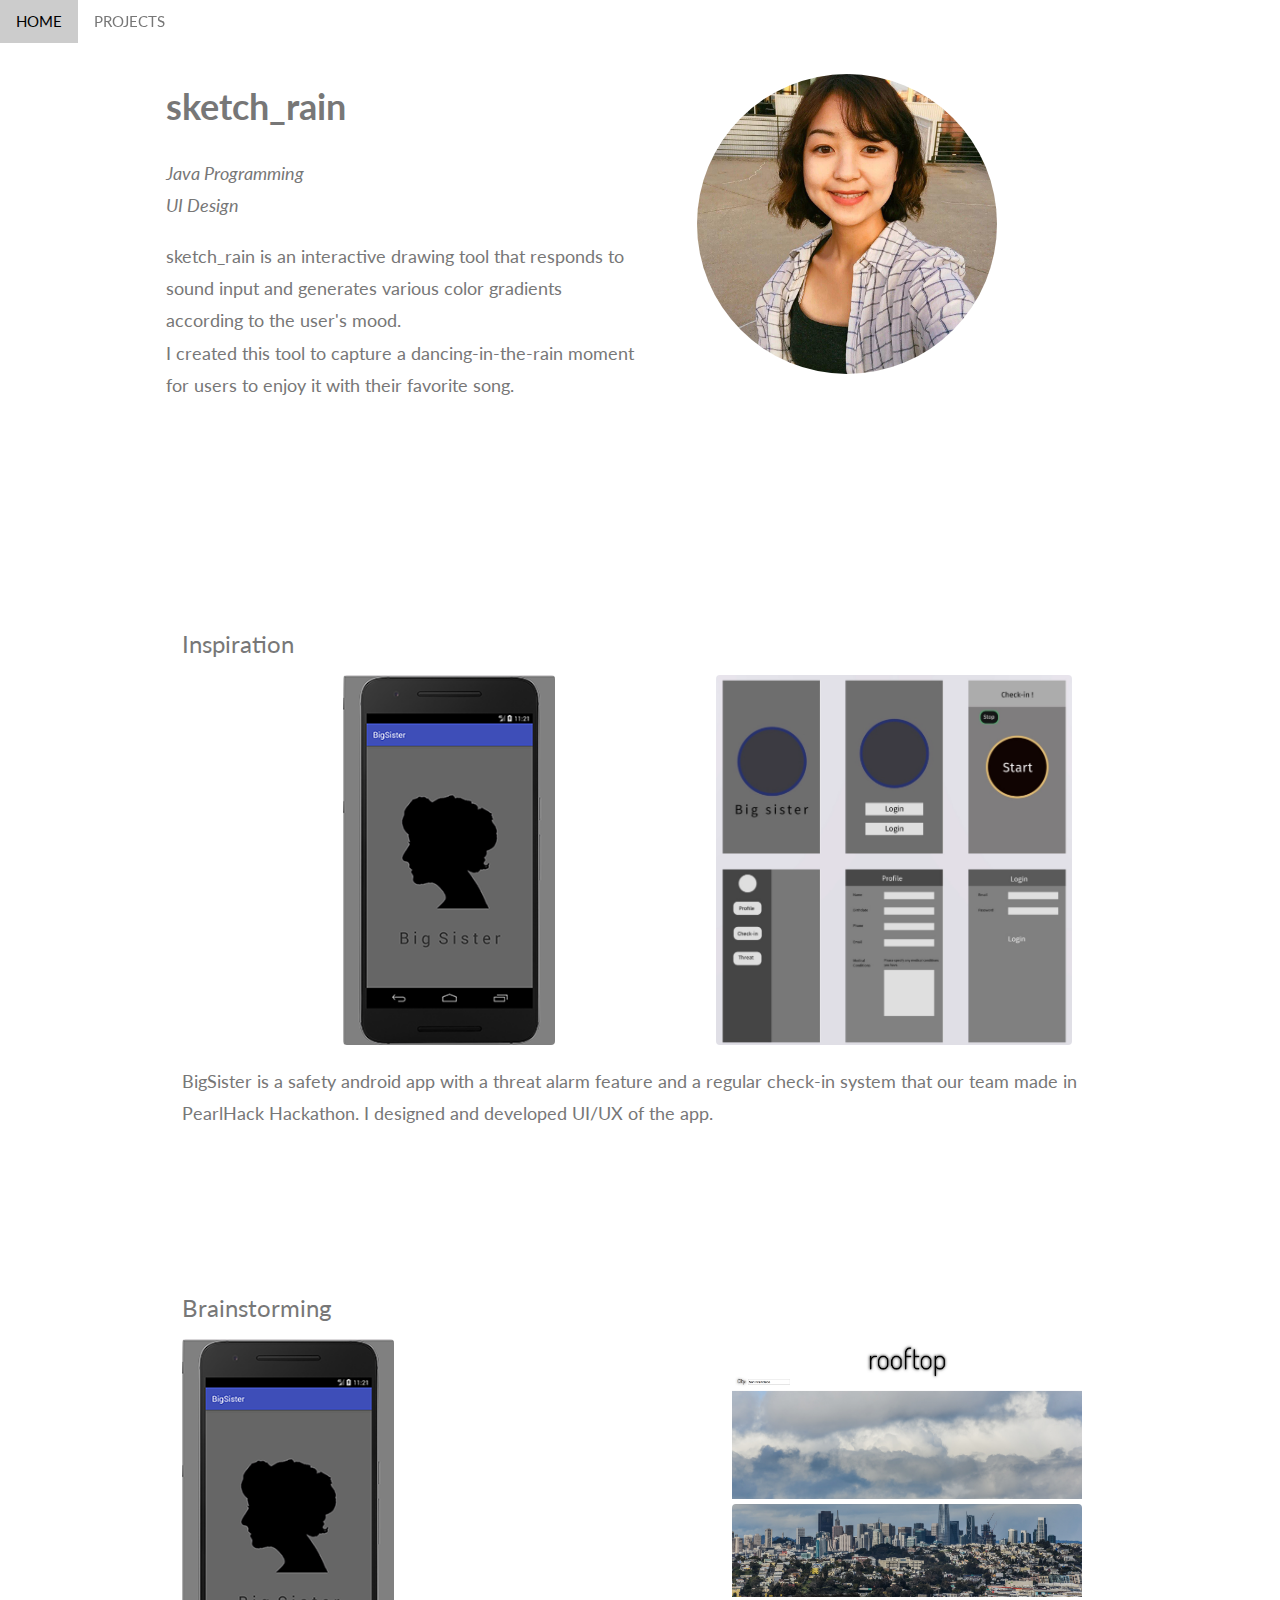
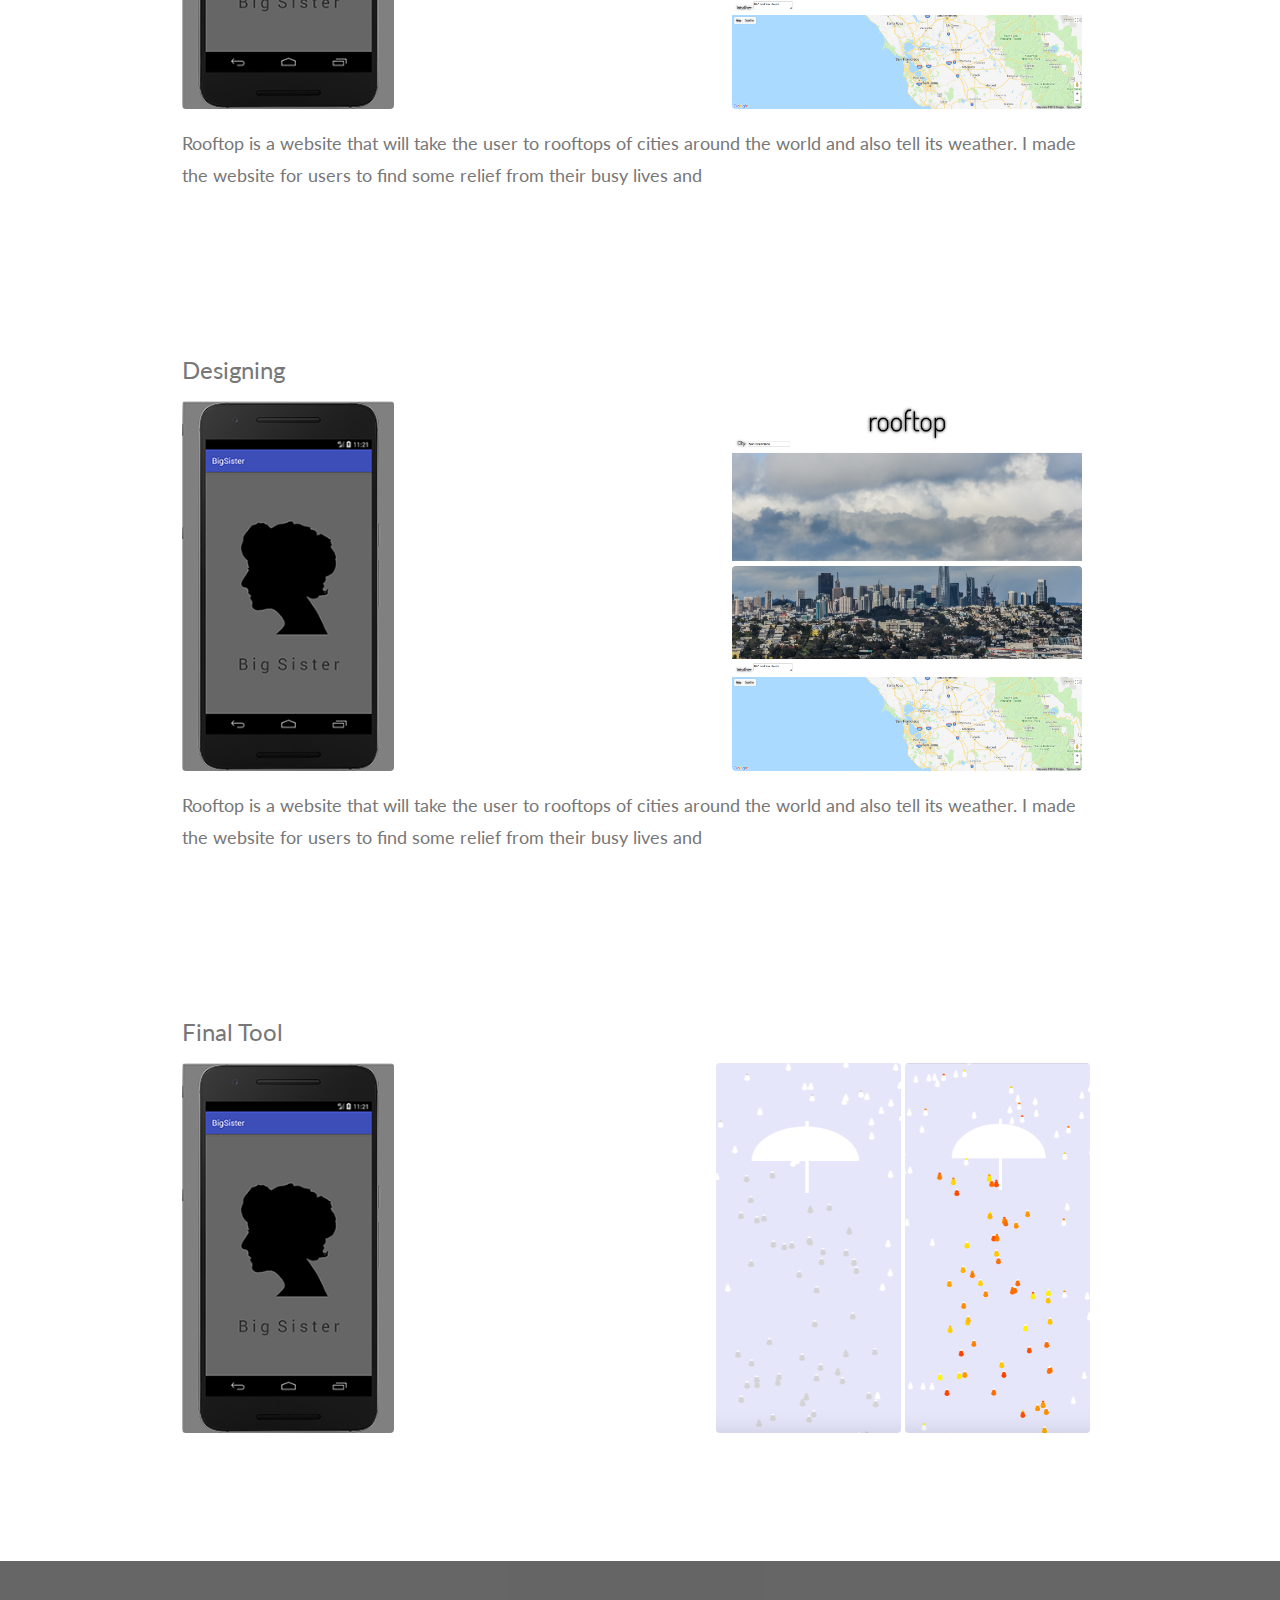
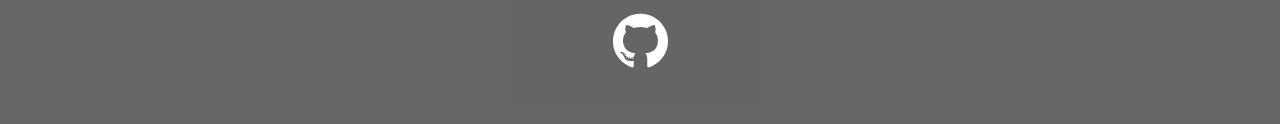
<file: sketchrain.html>
<!--Always up to date
Set's its colors to Pantone's color of the year
JavaScript? API
Get color values in hex
insert it: Tab / Header / Main Page
-->

<!DOCTYPE html>
<html>
<title>Ye-Ji Kim</title>
<meta charset="UTF-8">

<!--mobile first-->
<meta name="viewport" content="width=device-width, initial-scale=1">


<!--w3school-->
<link rel="stylesheet" href="https://www.w3schools.com/w3css/4/w3.css">
<link rel="stylesheet" href="https://fonts.googleapis.com/css?family=Lato">
<link rel="stylesheet" href="https://cdnjs.cloudflare.com/ajax/libs/font-awesome/4.7.0/css/font-awesome.min.css">


<!--Bootstrap-->

<!-- <link rel="stylesheet" href="https://maxcdn.bootstrapcdn.com/bootstrap/4.0.0/css/bootstrap.min.css"> -->


<!-- <script src="https://ajax.googleapis.com/ajax/libs/jquery/3.3.1/jquery.min.js"></script>
<script src="https://cdnjs.cloudflare.com/ajax/libs/popper.js/1.12.9/umd/popper.min.js"></script>
<script src="https://maxcdn.bootstrapcdn.com/bootstrap/4.0.0/js/bootstrap.min.js"></script> -->



<style>
body,h1,h2,h3,h4,h5,h6 {font-family: "Lato", sans-serif;}
body, html {
    height: 100%;
    color: #777;
    line-height: 1.8;
}



.circular img {
    border-radius: 50%;
    margin-right: 60px;
    margin-top: 10px;

}

.col3-img img {
   width: 60px;
/*   height: auto;*/
  height: 330px;
}

.col4-img img {
   width: 60px;
/*   height: auto;*/
  height: 218px;
}





/**portfolio image hover text effect**/
.grid-container {
  position: relative;
  width: 100%;
}



/* Create a Parallax Effect */
.bgimg-1, .bgimg-2, .bgimg-3 {
    background-attachment: fixed;
    background-position: center;
    background-repeat: no-repeat;
    background-size: cover;
}



/* First image (Logo. Full height) */
.bgimg-1 {
    background-image: url('profile.jpg');
    min-height: 40%;
}




.w3-wide {letter-spacing: 10px;}
.w3-hover-opacity {cursor: pointer;}

/* Turn off parallax scrolling for tablets and phones */
@media only screen and (max-device-width: 1024px) {
    .bgimg-1, .bgimg-2, .bgimg-3 {
        background-attachment: scroll;
    }
}

/**extra margin**/
.mar-left {
   margin-left: 150px;
}

.mar-top-bottom {
  margin-top: 20px;
  margin-bottom: 20px;

}

.mar-top {
  margin-top: 20px;

}

/**extra wrapper class - padding**/
.wrapper {
  padding-right: 70px;
  padding-left: 70px;
}





/**icon size**/
.icon-size{
    width: 24px !important;
    height: 24px !important;
}


/**project slideshow**/
.carousel-inner img {
    width: 100%;
    height: 100%;
}

p {
    font-size: 1.2em;
}



/**dropdown**/
.navbar {
    overflow: hidden;
    background-color: #333;
    font-family: Arial, Helvetica, sans-serif;
}

.navbar a {
    float: left;
    font-size: 16px;
    color: white;
    text-align: center;
    padding: 14px 16px;
    text-decoration: none;
}

.dropdown {
    float: left;
    overflow: hidden;
}

.dropdown .dropbtn {
    font-size: 16px;
    border: none;
    outline: none;
    color: white;
    padding: 14px 16px;
    background-color: inherit;
    font-family: inherit;
    margin: 0;
}

.navbar a:hover, .dropdown:hover .dropbtn {
    background-color: red;
}

.dropdown-content {
    display: none;
    position: absolute;
    background-color: #f9f9f9;
    min-width: 160px;
    box-shadow: 0px 8px 16px 0px rgba(0,0,0,0.2);
    z-index: 1;
}

.dropdown-content a {
    float: none;
    color: black;
    padding: 12px 16px;
    text-decoration: none;
    display: block;
    text-align: left;
}

.dropdown-content a:hover {
    background-color: #ddd;
}

.dropdown:hover .dropdown-content {
    display: block;
}

</style>
<body>

<!-- Navbar (sit on top) -->
<div class="w3-top">
  <div class="w3-bar" id="myNavbar">
    <a class="w3-bar-item w3-button w3-hover-black w3-hide-medium w3-hide-large w3-right" href="javascript:void(0);" onclick="toggleFunction()" title="Toggle Navigation Menu">
      <i class="fa fa-bars"></i>
    </a>
    <a href="index.html" class="w3-bar-item w3-button">HOME</a>

<!--     <a href="projects.html" class="w3-bar-item w3-button w3-hide-small"> PROJECTS</a>
 -->

    <!--drop down-->
    <div class="dropdown">
        <a class="w3-bar-item w3-button w3-hide-small">PROJECTS</a>
        <div class="dropdown-content">
          <a href="shelterBuzz.html">ShelterBuzz</a>
          <a href="bigSister.html">BigSister</a>
          <a href="treeAtlanta.html">Trees Atlanta</a>
          <a href="infographic.html">College Torrenting Infographic</a>
          <a href="olympicPoster.html">Olympic Poster</a>
          <a href="Photography.html">Photography</a>
          <a href="logoDesign.html">Initals Logo Design</a>
          <a href="sketchrain.html">sketch_rain</a>
          <a href="rooftop.html">rooftop</a>
        </div>
    </div>

  </div>

  <!-- Navbar on small screens -->
  <div id="navDemo" class="w3-bar-block w3-white w3-hide w3-hide-large w3-hide-medium">
    <a href="index.html" class="w3-bar-item w3-button" onclick="toggleFunction()">HOME</a>
    <a href="projects.html" class="w3-bar-item w3-button" onclick="toggleFunction()">PROJECTS</a>
  </div>
</div>

<!-- First Parallax Image with Logo Text -->




<div class="w3-content w3-container w3-padding-64" id="about">

  <div class="w3-row">

    <div class="w3-col m6">
      <h1><b>sketch_rain</b></h1>

     <p><em><i>Java Programming<br>UI Design</i></em></p>

       <p> sketch_rain is an interactive drawing tool that responds to sound input and generates various color gradients according to the user's mood. <br> I created this tool to capture a dancing-in-the-rain moment for users to enjoy it with their favorite song. <br></p>


    </div>


    <div class="w3-col m6 circular w3-center">
   <!--     <img class="w3-center" src="assets/indexgrid/shelterBuzz.png" alt="name logo" width="300" height="300"> -->
         <img src="assets/profile.jpg" class="w3-round w3-image" alt="profile pic" pad="Photo of Me" width="300" height="200">

    </div>
  </div>

</div>







<!--web-->
<div class ="w3-content w3-container w3-padding-64">



<!--   <div class="w3-row">
    <div class="w3-col m6 w3-center w3-padding-large circular w3-hide-small">
      <img src="assets/profile.jpg" class="w3-round w3-image" alt pad="Photo of Me" width="300" height="200">
    </div>

    <div class="w3-col m6 w3-padding-large">
      <p>Hello, my name is Ye-Ji Kim and I am a university student studying Computational Media at Georgia Tech.<br>
      As a student, I spend my time attending classes, learning what I
        love, and meeting great people.<br>
        I wish to one day to create something inspirational that would overcome all differences we have.</p>
    </div>
  </div> -->



    <div class="w3-content w3-container w3-padding-64">
      <h3>Inspiration</h3>
      <div class="w3-row">
        <div class="w3-col m7 w3-center">

          <img src="assets/project/bigSisterapp2.png" class="w3-round w3-image" alt="app cover" style="height: 370px">

        </div>
        <div class="w3-col m5">
           <img src="assets/project/bigSister.jpg" class="w3-round w3-image" alt="app prototype" style="height: 370px">
        </div>
      </div>
        <p class="mar-top">BigSister is a safety android app with a threat alarm feature and a regular check-in system that our team made in PearlHack Hackathon. I designed and developed UI/UX of the app.</p>
    </div>




    <div class="w3-content w3-container w3-padding-64">
      <h3>Brainstorming</h3>
      <div class="w3-row">
        <div class="w3-col m7">

                    <!--video-->
            <!--               <video width="400" height="500" controls>
              <source src="/assets_tutorials/media/Shaun-the-Sheep-The-Movie-Official-Trailer.mp4" type="video/mp4"> -->
          <img src="assets/project/bigSisterapp2.png" class="w3-round w3-image" alt="app cover" style="height: 370px">

        </div>
        <div class="w3-col m5">
              <div class="w3-row">
                <div class="w3-container w3-round">
                   <img src="assets/project/rooftop1_copy.png" class="w3-round w3-image" alt="app prototype" style="padding-bottom: 5px; border-radius: 4px">
                 </div>
                <div class="w3-container">
                    <img src="assets/project/rooftop3_copy.png" class="w3-round w3-image" alt="app prototype">
                </div>
            </div>

        </div>
      </div>
       <p>Rooftop is a website that will take the user to rooftops of cities around the world and also tell its weather. I made the website for users to find some relief from their busy lives and </p>
    </div>



    <div class="w3-content w3-container w3-padding-64">
      <h3>Designing</h3>
      <div class="w3-row">
        <div class="w3-col m7">

                    <!--video-->
            <!--               <video width="400" height="500" controls>
              <source src="/assets_tutorials/media/Shaun-the-Sheep-The-Movie-Official-Trailer.mp4" type="video/mp4"> -->
          <img src="assets/project/bigSisterapp2.png" class="w3-round w3-image" alt="app cover" style="height: 370px">

        </div>
        <div class="w3-col m5">
              <div class="w3-row">
                <div class="w3-container w3-round">
                   <img src="assets/project/rooftop1_copy.png" class="w3-round w3-image" alt="app prototype" style="padding-bottom: 5px; border-radius: 4px">
                 </div>
                <div class="w3-container">
                    <img src="assets/project/rooftop3_copy.png" class="w3-round w3-image" alt="app prototype">
                </div>
            </div>

        </div>
      </div>
       <p>Rooftop is a website that will take the user to rooftops of cities around the world and also tell its weather. I made the website for users to find some relief from their busy lives and </p>
    </div>


    <div class="w3-content w3-container w3-padding-64">
      <h3>Final Tool</h3>
      <div class="w3-row">
        <div class="w3-col m7">

                    <!--video-->
            <!--               <video width="400" height="500" controls>
              <source src="/assets_tutorials/media/Shaun-the-Sheep-The-Movie-Official-Trailer.mp4" type="video/mp4"> -->
          <img src="assets/project/bigSisterapp2.png" class="w3-round w3-image" alt="app cover" style="height: 370px">


        </div>
        <div class="w3-col m5">
           <img src="assets/project/sketch_rain2.png" class="w3-round w3-image" alt="uncolored rain" style="width:185px; height:370px">
           <img src="assets/project/sketch_rain1.png" class="w3-round w3-image" alt="colored rain" style="width:185px; height:370px">
        </div>
      </div>
    </div>




  <!--mobile-->
<!--     <div class="w3-row wrapper w3-hide-large w3-hide-medium">
      <div class="w3-col m6 w3-center w3-padding-large">
        <img src="assets/project/bigSisterapp2.png" class="w3-round w3-image" alt="app cover">
        <img src="assets/project/bigSister.jpg" class="w3-round w3-image" alt="app prototype">
      </div>
      <div class="w3-col m6 w3-padding-large">
        <h3>Android App UI/UX</h3>
        <p>Designed and developed UI/UX of a safety android app with a threat alarm feature and a regular check-in system. </p>
      </div>
    </div> -->
</div>

<!--
    <div class="w3-row wrapper w3-hide-small">
      <div id="demo" class="w3-col m6 w3-center w3-padding-large carousel slide" id="carousel-example-generic" data-ride="carousel" data-interval="false" >

          <ul class="carousel-indicators">
            <li data-target="#demo" data-slide-to="0" class="active"></li>
            <li data-target="#demo" data-slide-to="1"></li>
          </ul>

          <div class="carousel-inner">
            <div class="carousel-item active">
              <img src="assets/project/bigSisterapp2.png" class="w3-round w3-image" alt="app cover" style="height: 370px">
            </div>
            <div class="carousel-item">
              <img src="assets/project/bigSister.jpg" class="w3-round w3-image" alt="app prototype">
            </div>
          </div>


          <a class="carousel-control-prev" href="#demo" data-slide="prev">
            <span class="carousel-control-prev-icon"></span>
          </a>
          <a class="carousel-control-next" href="#demo" data-slide="next">
            <span class="carousel-control-next-icon"></span>
          </a>
      </div>

      <div class="w3-col m6 w3-padding-large">
        <h3>Android App UI/UX</h3>
        <p>Designed and developed UI/UX of a safety android app with a threat alarm feature and a regular check-in system. </p>
      </div>
    </div> -->

<!-- Modal for full size images on click-->
<div id="modal01" class="w3-modal w3-black" onclick="this.style.display='none'">
  <span class="w3-button w3-large w3-black w3-display-topright" title="Close Modal Image"><i class="fa fa-remove"></i></span>
  <div class="w3-modal-content w3-animate-zoom w3-center w3-transparent w3-padding-64">
    <img id="img01" class="w3-image">
    <p id="caption" class="w3-opacity w3-large"></p>
  </div>
</div>



<!-- Footer -->
<footer class="w3-center w3-black w3-padding-32 w3-opacity w3-hover-opacity-off">
  <div class="w3-xlarge w3-section">
    <a href="https://github.com/ykim0113"><i class="fa fa-github w3-hover-opacity w3-jumbo"></i></a>
  </div>
</footer>

<!--Google Map-->
<!-- <script src="https://maps.googleapis.com/maps/api/js?key=AIzaSyBu-916DdpKAjTmJNIgngS6HL_kDIKU0aU&callback=myMap"></script>
 -->

</body>
</html>
</file>
